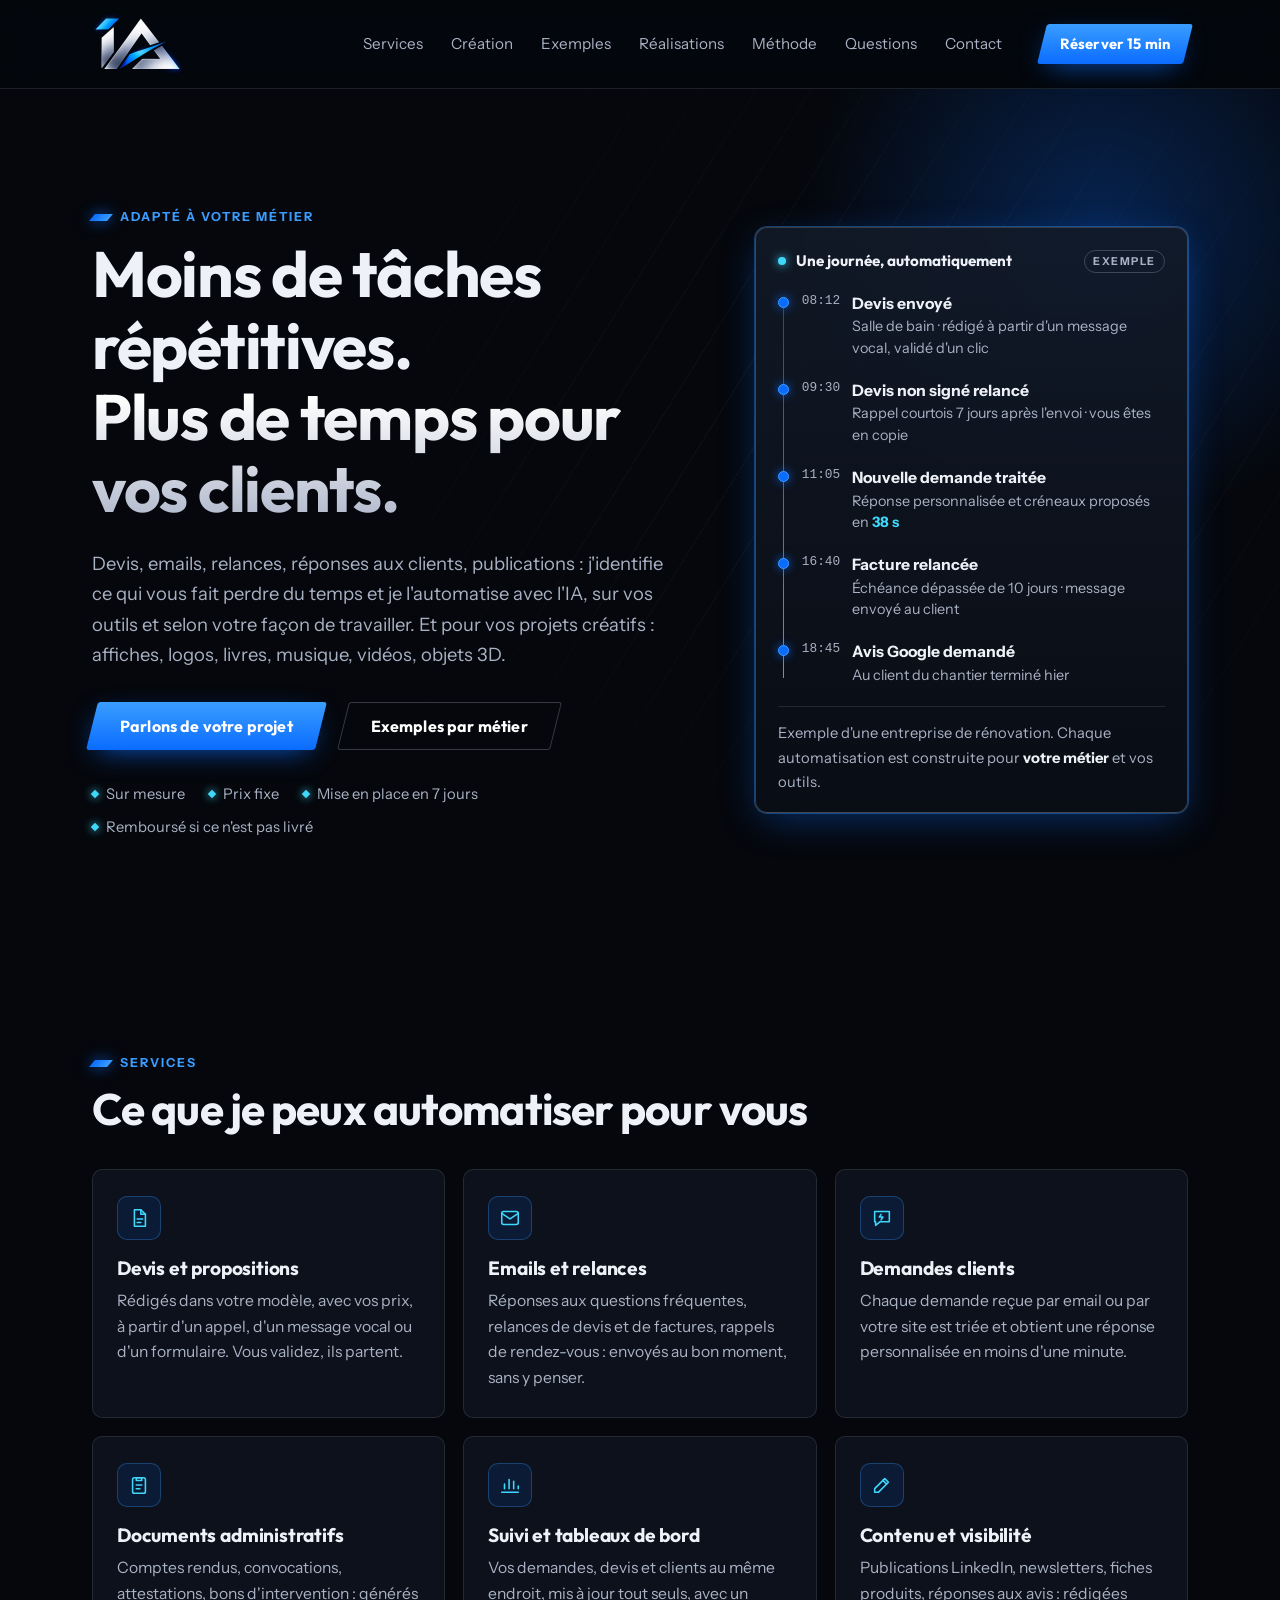
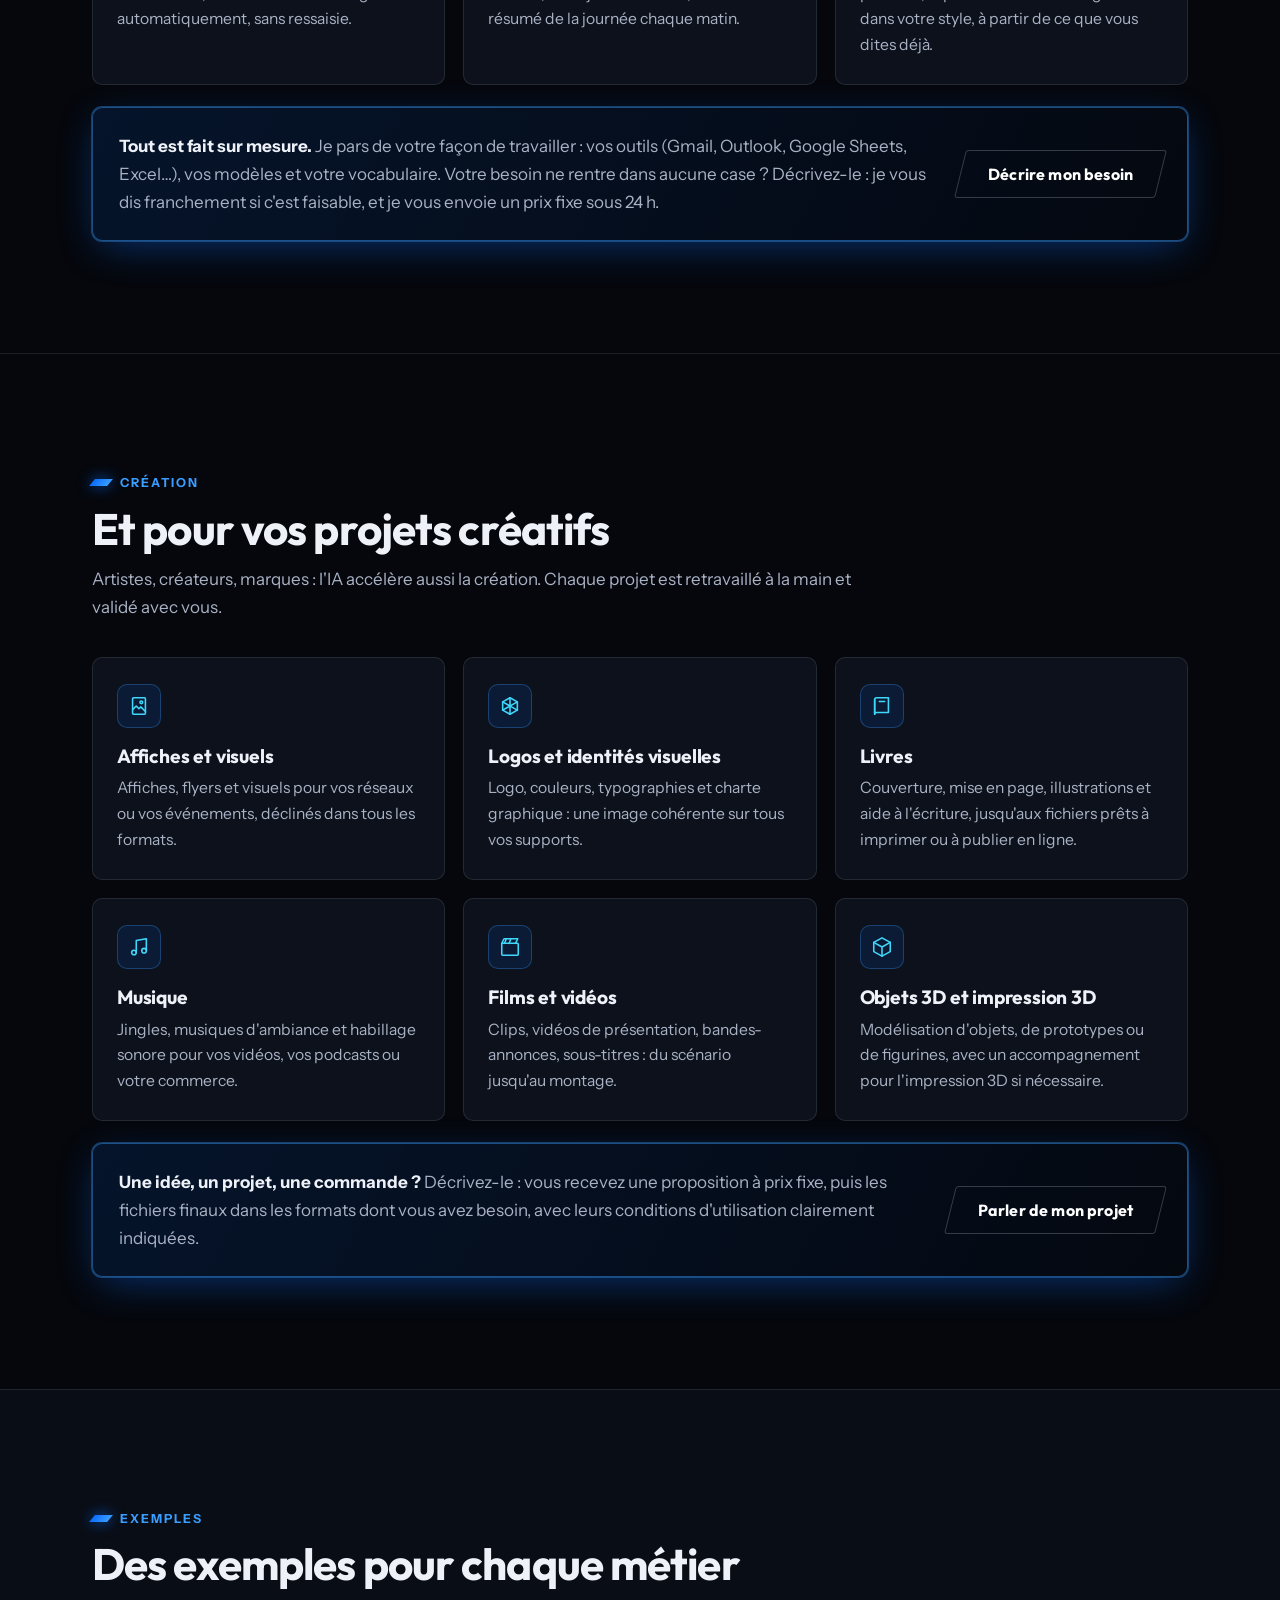
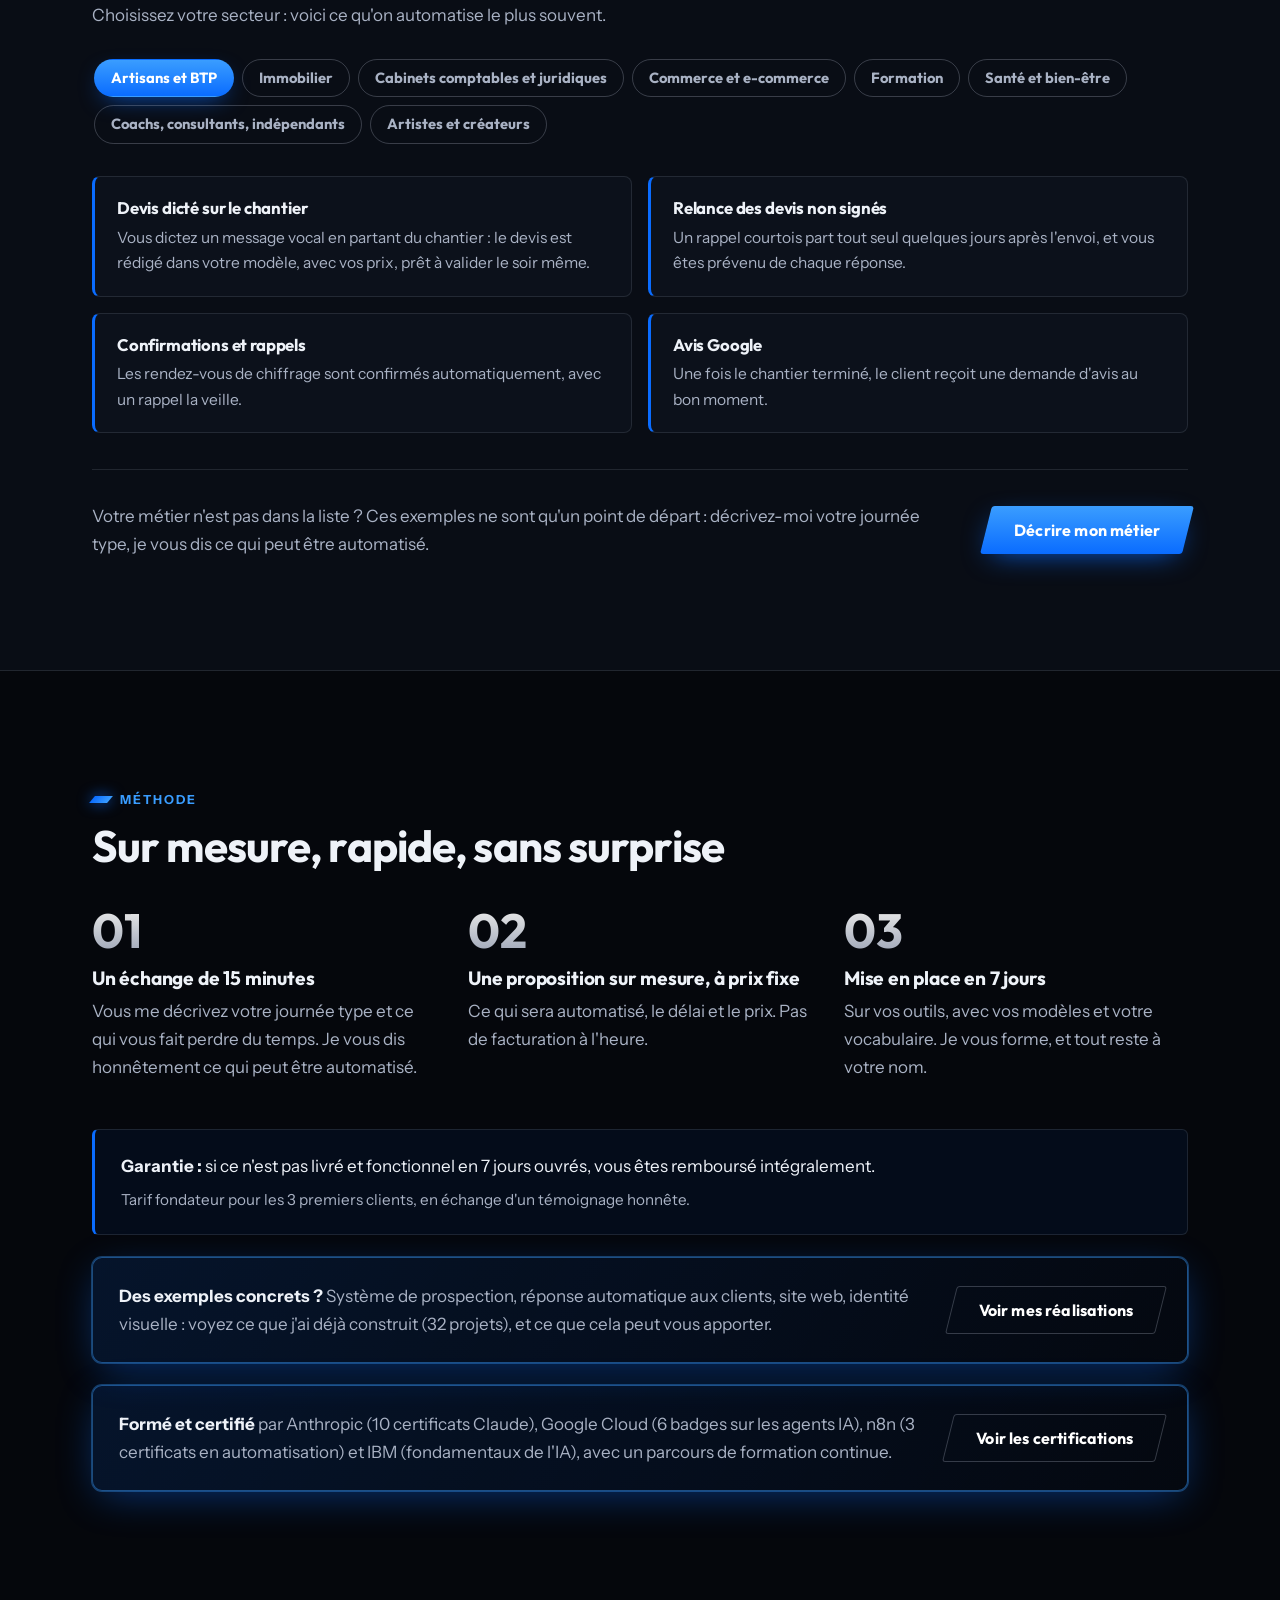
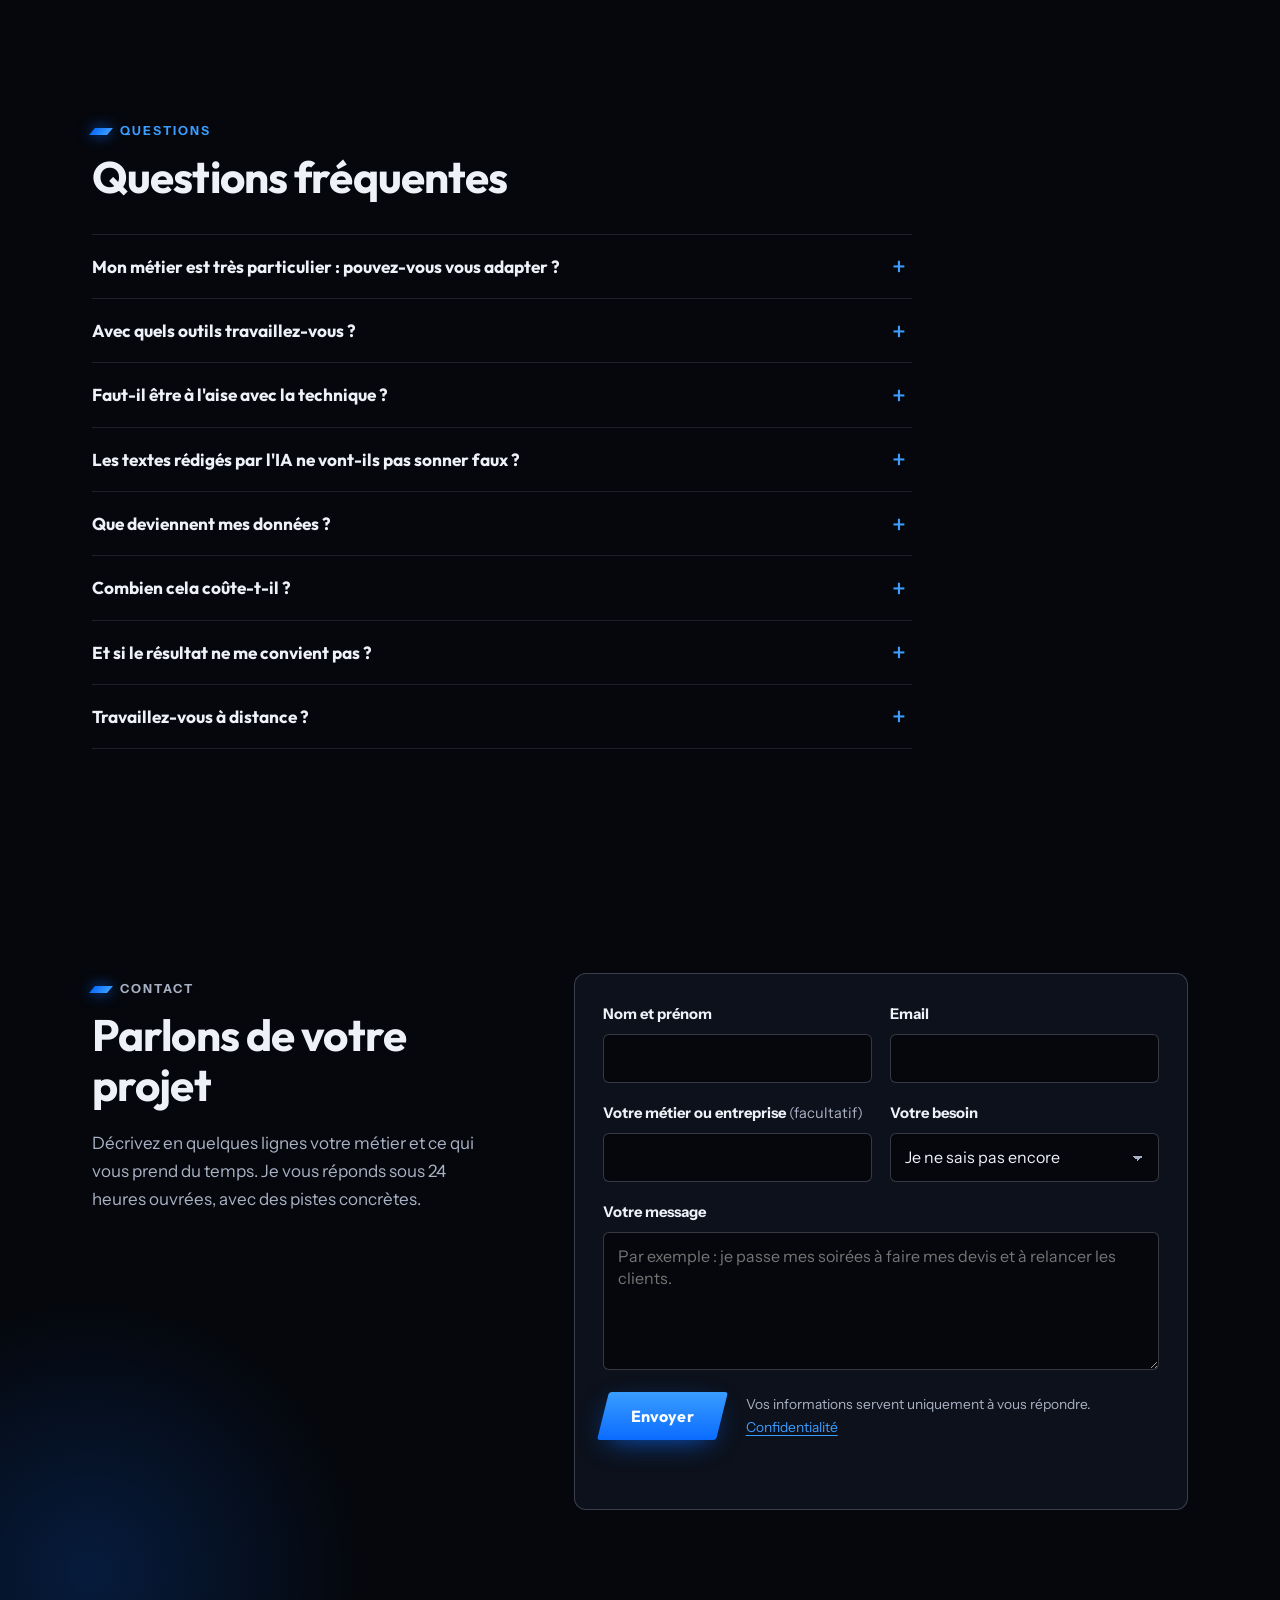
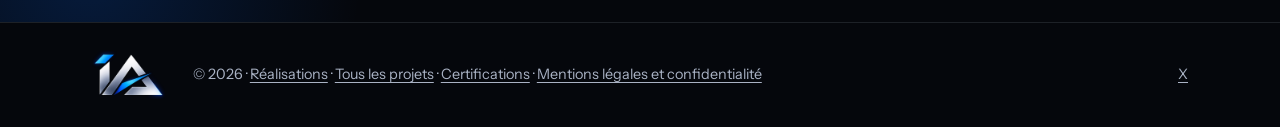
<file: index.html>
<!doctype html>
<html lang="fr">
<head>
  <meta charset="utf-8">
  <meta name="viewport" content="width=device-width, initial-scale=1">
  <title>Automatisations IA sur mesure pour indépendants et petites entreprises</title>
  <meta name="description" content="Devis, emails, relances, réponses aux clients, documents : des automatisations IA adaptées à votre métier et à vos outils. Création aussi : affiches, logos, livres, musique, vidéos, objets 3D. Prix fixe, mise en place en 7 jours, remboursé si ce n'est pas livré.">
  <meta name="theme-color" content="#05070c">

  <meta property="og:type" content="website">
  <meta property="og:locale" content="fr_FR">
  <meta property="og:title" content="Automatisations IA sur mesure pour indépendants et petites entreprises">
  <meta property="og:description" content="Devis, emails, relances, réponses aux clients : l'IA adaptée à votre métier. Mise en place en 7 jours.">
  <meta property="og:url" content="https://equationstratos.github.io/STRATOS001AI/">
  <meta property="og:image" content="https://equationstratos.github.io/STRATOS001AI/assets/img/apercu.png">
  <meta name="twitter:card" content="summary_large_image">

  <link rel="icon" type="image/png" sizes="32x32" href="assets/img/favicon-32.png">
  <link rel="apple-touch-icon" href="assets/img/apple-touch-icon.png">
  <link rel="preload" href="assets/fonts/Outfit-Bold.woff2" as="font" type="font/woff2" crossorigin>
  <link rel="preload" href="assets/fonts/InstrumentSans-Regular.woff2" as="font" type="font/woff2" crossorigin>
  <link rel="stylesheet" href="assets/css/style.css">
</head>
<body>
  <a class="lien-evitement" href="#contenu">Aller au contenu</a>

  <header class="entete">
    <div class="conteneur entete__barre">
      <a class="entete__logo" href="#haut" aria-label="Retour en haut de la page">
        <img src="assets/img/logo.png" alt="" width="364" height="240">
      </a>
      <nav class="entete__nav" aria-label="Navigation principale">
        <a href="#services">Services</a>
        <a href="#creation">Création</a>
        <a href="#metiers">Exemples</a>
        <a href="realisations.html">Réalisations</a>
        <a href="#methode">Méthode</a>
        <a href="#questions">Questions</a>
        <a href="#contact">Contact</a>
      </nav>
      <a class="bouton bouton--petit" href="#contact" data-rdv>Réserver 15 min</a>
    </div>
  </header>

  <main id="contenu">
    <section class="hero" id="haut">
      <div class="conteneur hero__grille">
        <div class="hero__texte">
          <p class="surtitre">Adapté à votre métier</p>
          <h1>Moins de tâches répétitives. <span class="argent">Plus de temps pour vos clients.</span></h1>
          <p class="hero__intro">Devis, emails, relances, réponses aux clients, publications : j'identifie ce qui vous fait perdre du temps et je l'automatise avec l'IA, sur vos outils et selon votre façon de travailler. Et pour vos projets créatifs : affiches, logos, livres, musique, vidéos, objets 3D.</p>
          <div class="hero__actions">
            <a class="bouton" href="#contact" data-rdv>Parlons de votre projet</a>
            <a class="bouton bouton--secondaire" href="#metiers">Exemples par métier</a>
          </div>
          <ul class="engagements" aria-label="Engagements">
            <li>Sur mesure</li>
            <li>Prix fixe</li>
            <li>Mise en place en 7 jours</li>
            <li>Remboursé si ce n'est pas livré</li>
          </ul>
        </div>

        <figure class="console" aria-label="Exemple : une journée d'automatisations dans une entreprise de rénovation">
          <div class="console__titre">
            <span class="console__point" aria-hidden="true"></span>
            Une journée, automatiquement
            <span class="console__etiquette">Exemple</span>
          </div>
          <ol class="console__etapes">
            <li>
              <span class="console__heure">08:12</span>
              <span class="console__libelle">Devis envoyé</span>
              <span class="console__detail">Salle de bain · rédigé à partir d'un message vocal, validé d'un clic</span>
            </li>
            <li>
              <span class="console__heure">09:30</span>
              <span class="console__libelle">Devis non signé relancé</span>
              <span class="console__detail">Rappel courtois 7 jours après l'envoi · vous êtes en copie</span>
            </li>
            <li>
              <span class="console__heure">11:05</span>
              <span class="console__libelle">Nouvelle demande traitée</span>
              <span class="console__detail">Réponse personnalisée et créneaux proposés en <strong>38 s</strong></span>
            </li>
            <li>
              <span class="console__heure">16:40</span>
              <span class="console__libelle">Facture relancée</span>
              <span class="console__detail">Échéance dépassée de 10 jours · message envoyé au client</span>
            </li>
            <li>
              <span class="console__heure">18:45</span>
              <span class="console__libelle">Avis Google demandé</span>
              <span class="console__detail">Au client du chantier terminé hier</span>
            </li>
          </ol>
          <figcaption class="console__pied">Exemple d'une entreprise de rénovation. Chaque automatisation est construite pour <strong>votre métier</strong> et vos outils.</figcaption>
        </figure>
      </div>
    </section>

    <section class="section" id="services" aria-labelledby="services-titre">
      <div class="conteneur">
        <p class="surtitre">Services</p>
        <h2 id="services-titre">Ce que je peux automatiser pour vous</h2>
        <ul class="capacites">
          <li class="capacite">
            <span class="capacite__icone" aria-hidden="true"><svg viewBox="0 0 24 24"><path d="M7 3h7l5 5v13H7z"/><path d="M14 3v5h5"/><path d="M10 13h6M10 17h4"/></svg></span>
            <h3>Devis et propositions</h3>
            <p>Rédigés dans votre modèle, avec vos prix, à partir d'un appel, d'un message vocal ou d'un formulaire. Vous validez, ils partent.</p>
          </li>
          <li class="capacite">
            <span class="capacite__icone" aria-hidden="true"><svg viewBox="0 0 24 24"><rect x="3" y="5" width="18" height="14" rx="2"/><path d="m3 7 9 6 9-6"/></svg></span>
            <h3>Emails et relances</h3>
            <p>Réponses aux questions fréquentes, relances de devis et de factures, rappels de rendez-vous : envoyés au bon moment, sans y penser.</p>
          </li>
          <li class="capacite">
            <span class="capacite__icone" aria-hidden="true"><svg viewBox="0 0 24 24"><path d="M4 5h16v11H10l-5 4v-4H4z"/><path d="m11 8-2 3h4l-2 3"/></svg></span>
            <h3>Demandes clients</h3>
            <p>Chaque demande reçue par email ou par votre site est triée et obtient une réponse personnalisée en moins d'une minute.</p>
          </li>
          <li class="capacite">
            <span class="capacite__icone" aria-hidden="true"><svg viewBox="0 0 24 24"><rect x="5" y="4" width="14" height="17" rx="2"/><path d="M9 4h6v3H9z"/><path d="M9 12h6M9 16h4"/></svg></span>
            <h3>Documents administratifs</h3>
            <p>Comptes rendus, convocations, attestations, bons d'intervention : générés automatiquement, sans ressaisie.</p>
          </li>
          <li class="capacite">
            <span class="capacite__icone" aria-hidden="true"><svg viewBox="0 0 24 24"><path d="M3 20h18"/><path d="M6 16v-5M11 16V6M16 16v-8M21 16v-3"/></svg></span>
            <h3>Suivi et tableaux de bord</h3>
            <p>Vos demandes, devis et clients au même endroit, mis à jour tout seuls, avec un résumé de la journée chaque matin.</p>
          </li>
          <li class="capacite">
            <span class="capacite__icone" aria-hidden="true"><svg viewBox="0 0 24 24"><path d="M4 20h4L19 9l-4-4L4 16z"/><path d="m13 7 4 4"/></svg></span>
            <h3>Contenu et visibilité</h3>
            <p>Publications LinkedIn, newsletters, fiches produits, réponses aux avis : rédigées dans votre style, à partir de ce que vous dites déjà.</p>
          </li>
        </ul>
        <div class="sur-mesure">
          <p><strong>Tout est fait sur mesure.</strong> Je pars de votre façon de travailler : vos outils (Gmail, Outlook, Google Sheets, Excel…), vos modèles et votre vocabulaire. Votre besoin ne rentre dans aucune case ? Décrivez-le : je vous dis franchement si c'est faisable, et je vous envoie un prix fixe sous 24 h.</p>
          <a class="bouton bouton--secondaire" href="#contact">Décrire mon besoin</a>
        </div>
      </div>
    </section>

    <section class="section section--creation" id="creation" aria-labelledby="creation-titre">
      <div class="conteneur">
        <p class="surtitre">Création</p>
        <h2 id="creation-titre">Et pour vos projets créatifs</h2>
        <p class="section__intro">Artistes, créateurs, marques : l'IA accélère aussi la création. Chaque projet est retravaillé à la main et validé avec vous.</p>
        <ul class="capacites">
          <li class="capacite">
            <span class="capacite__icone" aria-hidden="true"><svg viewBox="0 0 24 24"><rect x="5" y="3" width="14" height="18" rx="1"/><path d="m5 16 4-4 3 3 2-2 5 5"/><circle cx="14.5" cy="8" r="1.5"/></svg></span>
            <h3>Affiches et visuels</h3>
            <p>Affiches, flyers et visuels pour vos réseaux ou vos événements, déclinés dans tous les formats.</p>
          </li>
          <li class="capacite">
            <span class="capacite__icone" aria-hidden="true"><svg viewBox="0 0 24 24"><path d="M12 3 4 7.5v9L12 21l8-4.5v-9z"/><path d="M12 3v18M4 7.5l16 9M20 7.5l-16 9"/></svg></span>
            <h3>Logos et identités visuelles</h3>
            <p>Logo, couleurs, typographies et charte graphique : une image cohérente sur tous vos supports.</p>
          </li>
          <li class="capacite">
            <span class="capacite__icone" aria-hidden="true"><svg viewBox="0 0 24 24"><path d="M4 5a2 2 0 0 1 2-2h13v16H6a2 2 0 0 0-2 2z"/><path d="M4 21V5M9 7h6"/></svg></span>
            <h3>Livres</h3>
            <p>Couverture, mise en page, illustrations et aide à l'écriture, jusqu'aux fichiers prêts à imprimer ou à publier en ligne.</p>
          </li>
          <li class="capacite">
            <span class="capacite__icone" aria-hidden="true"><svg viewBox="0 0 24 24"><path d="M9 18V5l11-2v13"/><circle cx="6.5" cy="18" r="2.5"/><circle cx="17.5" cy="16" r="2.5"/></svg></span>
            <h3>Musique</h3>
            <p>Jingles, musiques d'ambiance et habillage sonore pour vos vidéos, vos podcasts ou votre commerce.</p>
          </li>
          <li class="capacite">
            <span class="capacite__icone" aria-hidden="true"><svg viewBox="0 0 24 24"><rect x="3" y="8" width="18" height="13" rx="1"/><path d="m3 8 2.5-5h15L18 8M8 3 6 8M13 3l-2 5"/></svg></span>
            <h3>Films et vidéos</h3>
            <p>Clips, vidéos de présentation, bandes-annonces, sous-titres : du scénario jusqu'au montage.</p>
          </li>
          <li class="capacite">
            <span class="capacite__icone" aria-hidden="true"><svg viewBox="0 0 24 24"><path d="M12 2 3 7v10l9 5 9-5V7z"/><path d="m3 7 9 5 9-5M12 12v10"/></svg></span>
            <h3>Objets 3D et impression 3D</h3>
            <p>Modélisation d'objets, de prototypes ou de figurines, avec un accompagnement pour l'impression 3D si nécessaire.</p>
          </li>
        </ul>
        <div class="sur-mesure">
          <p><strong>Une idée, un projet, une commande ?</strong> Décrivez-le : vous recevez une proposition à prix fixe, puis les fichiers finaux dans les formats dont vous avez besoin, avec leurs conditions d'utilisation clairement indiquées.</p>
          <a class="bouton bouton--secondaire" href="#contact">Parler de mon projet</a>
        </div>
      </div>
    </section>

    <section class="section section--sombre" id="metiers" aria-labelledby="metiers-titre">
      <div class="conteneur onglets" data-onglets>
        <p class="surtitre">Exemples</p>
        <h2 id="metiers-titre">Des exemples pour chaque métier</h2>
        <p class="metiers__intro">Choisissez votre secteur : voici ce qu'on automatise le plus souvent.</p>

        <div class="metiers__onglets" role="tablist" aria-label="Secteurs d'activité">
          <button class="metiers__onglet" type="button" role="tab" id="onglet-artisans" aria-controls="metier-artisans">Artisans et BTP</button>
          <button class="metiers__onglet" type="button" role="tab" id="onglet-immobilier" aria-controls="metier-immobilier">Immobilier</button>
          <button class="metiers__onglet" type="button" role="tab" id="onglet-cabinets" aria-controls="metier-cabinets">Cabinets comptables et juridiques</button>
          <button class="metiers__onglet" type="button" role="tab" id="onglet-commerce" aria-controls="metier-commerce">Commerce et e-commerce</button>
          <button class="metiers__onglet" type="button" role="tab" id="onglet-formation" aria-controls="metier-formation">Formation</button>
          <button class="metiers__onglet" type="button" role="tab" id="onglet-sante" aria-controls="metier-sante">Santé et bien-être</button>
          <button class="metiers__onglet" type="button" role="tab" id="onglet-independants" aria-controls="metier-independants">Coachs, consultants, indépendants</button>
          <button class="metiers__onglet" type="button" role="tab" id="onglet-artistes" aria-controls="metier-artistes">Artistes et créateurs</button>
        </div>

        <div class="metier" id="metier-artisans" role="tabpanel" aria-labelledby="onglet-artisans" tabindex="0">
          <h3 class="metier__titre">Artisans et BTP</h3>
          <ul class="metier__exemples">
            <li><h4>Devis dicté sur le chantier</h4><p>Vous dictez un message vocal en partant du chantier : le devis est rédigé dans votre modèle, avec vos prix, prêt à valider le soir même.</p></li>
            <li><h4>Relance des devis non signés</h4><p>Un rappel courtois part tout seul quelques jours après l'envoi, et vous êtes prévenu de chaque réponse.</p></li>
            <li><h4>Confirmations et rappels</h4><p>Les rendez-vous de chiffrage sont confirmés automatiquement, avec un rappel la veille.</p></li>
            <li><h4>Avis Google</h4><p>Une fois le chantier terminé, le client reçoit une demande d'avis au bon moment.</p></li>
          </ul>
        </div>

        <div class="metier" id="metier-immobilier" role="tabpanel" aria-labelledby="onglet-immobilier" tabindex="0">
          <h3 class="metier__titre">Immobilier</h3>
          <ul class="metier__exemples">
            <li><h4>Demandes de visite</h4><p>Chaque demande reçoit une réponse personnalisée et des créneaux en moins d'une minute, même le week-end.</p></li>
            <li><h4>Biens envoyés aux bons acquéreurs</h4><p>Un nouveau bien est envoyé automatiquement aux acquéreurs dont les critères correspondent.</p></li>
            <li><h4>Annonces rédigées</h4><p>L'annonce et les publications sont rédigées à partir de vos notes de visite.</p></li>
            <li><h4>Comptes rendus aux vendeurs</h4><p>Après chaque visite, le vendeur reçoit un compte rendu clair, que vous validez d'un clic.</p></li>
          </ul>
        </div>

        <div class="metier" id="metier-cabinets" role="tabpanel" aria-labelledby="onglet-cabinets" tabindex="0">
          <h3 class="metier__titre">Cabinets comptables et juridiques</h3>
          <ul class="metier__exemples">
            <li><h4>Pièces manquantes</h4><p>Chaque client reçoit une relance qui liste précisément les justificatifs qui manquent.</p></li>
            <li><h4>Boîte mail triée</h4><p>Les emails sont classés par urgence, avec des brouillons de réponse aux questions fréquentes.</p></li>
            <li><h4>Lettres de mission et comptes rendus</h4><p>Préparés dans votre modèle à partir de vos notes de rendez-vous.</p></li>
            <li><h4>Échéances</h4><p>Les rappels d'échéances partent automatiquement aux clients concernés.</p></li>
          </ul>
        </div>

        <div class="metier" id="metier-commerce" role="tabpanel" aria-labelledby="onglet-commerce" tabindex="0">
          <h3 class="metier__titre">Commerce et e-commerce</h3>
          <ul class="metier__exemples">
            <li><h4>Service client</h4><p>Les réponses aux questions fréquentes (livraison, retours, tailles) sont prêtes à valider, avec le statut de la commande.</p></li>
            <li><h4>Fiches produits</h4><p>Rédigées à partir de quelques mots-clés et photos, dans le ton de votre marque.</p></li>
            <li><h4>Clients à relancer</h4><p>Les clients inactifs reçoivent une offre personnalisée au bon moment.</p></li>
            <li><h4>Le point du matin</h4><p>Ventes de la veille, stocks faibles et commandes en retard résumés dans un email chaque matin.</p></li>
          </ul>
        </div>

        <div class="metier" id="metier-formation" role="tabpanel" aria-labelledby="onglet-formation" tabindex="0">
          <h3 class="metier__titre">Formation</h3>
          <ul class="metier__exemples">
            <li><h4>Documents générés à l'inscription</h4><p>Convocation, feuille d'émargement et rappel créés automatiquement, sans ressaisie.</p></li>
            <li><h4>Suivi Qualiopi</h4><p>Questionnaires de satisfaction envoyés après chaque session, réponses compilées pour l'audit.</p></li>
            <li><h4>Demandes d'information</h4><p>Réponse personnalisée avec le programme et les prochaines dates.</p></li>
            <li><h4>Attestations</h4><p>Envoyées automatiquement à la fin de chaque session.</p></li>
          </ul>
        </div>

        <div class="metier" id="metier-sante" role="tabpanel" aria-labelledby="onglet-sante" tabindex="0">
          <h3 class="metier__titre">Santé et bien-être</h3>
          <ul class="metier__exemples">
            <li><h4>Rappels de rendez-vous</h4><p>Un rappel la veille, pour moins de rendez-vous oubliés.</p></li>
            <li><h4>Questions pratiques</h4><p>Horaires, accès, tarifs, documents à apporter : la réponse part tout de suite.</p></li>
            <li><h4>Avis</h4><p>Les patients satisfaits sont invités à laisser un avis après leur séance.</p></li>
            <li><h4>Publications</h4><p>Des contenus rassurants et pédagogiques, rédigés à partir des questions qu'on vous pose le plus.</p></li>
          </ul>
          <p class="metier__note">Aucune donnée de santé ne passe par un outil d'IA : seules les tâches administratives sont automatisées.</p>
        </div>

        <div class="metier" id="metier-independants" role="tabpanel" aria-labelledby="onglet-independants" tabindex="0">
          <h3 class="metier__titre">Coachs, consultants, indépendants</h3>
          <ul class="metier__exemples">
            <li><h4>Propositions commerciales</h4><p>Rédigées dans votre modèle à partir de vos notes d'appel, prêtes à envoyer le jour même.</p></li>
            <li><h4>Publications LinkedIn</h4><p>Une conversation d'une heure par mois devient 30 publications dans votre style.</p></li>
            <li><h4>Comptes rendus de séance</h4><p>Envoyés au client après chaque séance, avec les prochaines étapes.</p></li>
            <li><h4>Factures relancées</h4><p>Les factures impayées sont relancées poliment, sans que vous ayez à y penser.</p></li>
          </ul>
        </div>

        <div class="metier" id="metier-artistes" role="tabpanel" aria-labelledby="onglet-artistes" tabindex="0">
          <h3 class="metier__titre">Artistes et créateurs</h3>
          <ul class="metier__exemples">
            <li><h4>Pochette et clip</h4><p>Pochette, visuels de sortie et clip vidéo dans un même univers, prêts pour les plateformes.</p></li>
            <li><h4>Affiches d'événement</h4><p>Concert, exposition, spectacle : l'affiche et ses déclinaisons pour les réseaux, en quelques jours.</p></li>
            <li><h4>Livre auto-édité</h4><p>Couverture, mise en page et fichiers prêts pour l'impression ou la publication en ligne.</p></li>
            <li><h4>Objets et produits dérivés en 3D</h4><p>Figurines, trophées ou objets de merchandising modélisés en 3D, avec de l'aide pour l'impression.</p></li>
          </ul>
        </div>

        <div class="metiers__fin">
          <p>Votre métier n'est pas dans la liste ? Ces exemples ne sont qu'un point de départ : décrivez-moi votre journée type, je vous dis ce qui peut être automatisé.</p>
          <a class="bouton" href="#contact">Décrire mon métier</a>
        </div>
      </div>
    </section>

    <section class="section" id="methode" aria-labelledby="methode-titre">
      <div class="conteneur">
        <p class="surtitre">Méthode</p>
        <h2 id="methode-titre">Sur mesure, rapide, sans surprise</h2>
        <ol class="etapes">
          <li>
            <span class="etapes__numero" aria-hidden="true">01</span>
            <h3>Un échange de 15 minutes</h3>
            <p>Vous me décrivez votre journée type et ce qui vous fait perdre du temps. Je vous dis honnêtement ce qui peut être automatisé.</p>
          </li>
          <li>
            <span class="etapes__numero" aria-hidden="true">02</span>
            <h3>Une proposition sur mesure, à prix fixe</h3>
            <p>Ce qui sera automatisé, le délai et le prix. Pas de facturation à l'heure.</p>
          </li>
          <li>
            <span class="etapes__numero" aria-hidden="true">03</span>
            <h3>Mise en place en 7 jours</h3>
            <p>Sur vos outils, avec vos modèles et votre vocabulaire. Je vous forme, et tout reste à votre nom.</p>
          </li>
        </ol>
        <div class="garantie">
          <p><strong>Garantie :</strong> si ce n'est pas livré et fonctionnel en 7 jours ouvrés, vous êtes remboursé intégralement.</p>
          <!-- À retirer après les 3 premiers clients -->
          <p class="garantie__fondateur">Tarif fondateur pour les 3 premiers clients, en échange d'un témoignage honnête.</p>
        </div>
        <div class="sur-mesure">
          <p><strong>Des exemples concrets ?</strong> Système de prospection, réponse automatique aux clients, site web, identité visuelle : voyez ce que j'ai déjà construit (32 projets), et ce que cela peut vous apporter.</p>
          <a class="bouton bouton--secondaire" href="realisations.html">Voir mes réalisations</a>
        </div>
        <div class="sur-mesure confiance">
          <p><strong>Formé et certifié</strong> par Anthropic (10 certificats Claude), Google Cloud (6 badges sur les agents IA), n8n (3 certificats en automatisation) et IBM (fondamentaux de l&#x27;IA), avec un parcours de formation continue.</p>
          <a class="bouton bouton--secondaire" href="certifications.html">Voir les certifications</a>
        </div>
      </div>
    </section>

    <section class="section section--sombre" id="demos" aria-labelledby="demos-titre" hidden>
      <div class="conteneur demos">
        <div>
          <p class="surtitre">Démos</p>
          <h2 id="demos-titre">Voyez par vous-même, en 2 minutes</h2>
        </div>
        <div class="demos__liens">
          <a class="bouton bouton--secondaire" data-demo="automatisation" href="#" hidden target="_blank" rel="noopener">Démo : réponse automatique aux clients</a>
          <a class="bouton bouton--secondaire" data-demo="contenu" href="#" hidden target="_blank" rel="noopener">Démo : publications LinkedIn</a>
        </div>
      </div>
    </section>

    <section class="section" id="questions" aria-labelledby="questions-titre">
      <div class="conteneur">
        <p class="surtitre">Questions</p>
        <h2 id="questions-titre">Questions fréquentes</h2>
        <div class="faq">
          <details>
            <summary>Mon métier est très particulier : pouvez-vous vous adapter ?</summary>
            <p>Oui. Chaque mise en place part de votre façon de travailler : vos documents, vos outils, votre vocabulaire. Et si une tâche ne peut pas être automatisée de façon fiable, je vous le dis.</p>
          </details>
          <details>
            <summary>Avec quels outils travaillez-vous ?</summary>
            <p>Avec ceux que vous utilisez déjà dès que c'est possible : Gmail ou Outlook, Google Sheets ou Excel, votre agenda en ligne… S'il faut un outil de plus, je vous propose une solution simple, à votre nom.</p>
          </details>
          <details>
            <summary>Faut-il être à l'aise avec la technique ?</summary>
            <p>Non. Je m'occupe de la mise en place et je vous forme. Vous continuez à travailler avec vos outils habituels.</p>
          </details>
          <details>
            <summary>Les textes rédigés par l'IA ne vont-ils pas sonner faux ?</summary>
            <p>Chaque modèle (email, devis, publication) est construit à partir de vos propres textes. Et au début, rien ne part sans votre accord : vous validez d'un clic.</p>
          </details>
          <details>
            <summary>Que deviennent mes données ?</summary>
            <p>Les outils sont créés sur vos comptes : vous en restez propriétaire. Je ne confie à un outil d'IA que ce que vous m'autorisez à y mettre.</p>
          </details>
          <details>
            <summary>Combien cela coûte-t-il ?</summary>
            <p>Un prix fixe, annoncé dans la proposition avant de commencer, selon ce qui est à mettre en place. Les éventuels abonnements (outils, IA) sont à votre nom et vous sont signalés à l'avance.</p>
          </details>
          <details>
            <summary>Et si le résultat ne me convient pas ?</summary>
            <p>Deux séries de corrections sont incluses. Et si ce n'est pas livré et fonctionnel dans les délais, vous êtes remboursé.</p>
          </details>
          <details>
            <summary>Travaillez-vous à distance ?</summary>
            <p>Oui : tout se fait en visio et par message.</p>
          </details>
        </div>
      </div>
    </section>

    <section class="section section--contact" id="contact" aria-labelledby="contact-titre">
      <div class="conteneur contact">
        <div class="contact__texte">
          <p class="surtitre">Contact</p>
          <h2 id="contact-titre">Parlons de votre projet</h2>
          <p>Décrivez en quelques lignes votre métier et ce qui vous prend du temps. Je vous réponds sous 24 heures ouvrées, avec des pistes concrètes.</p>
          <p class="contact__rdv" data-rdv-bloc hidden>Vous préférez en parler de vive voix ? <a href="#" data-rdv-lien target="_blank" rel="noopener">Réservez 15 minutes</a>.</p>
        </div>

        <form class="formulaire" id="formulaire" novalidate>
          <div class="champ">
            <label for="nom">Nom et prénom</label>
            <input id="nom" name="nom" type="text" autocomplete="name" required>
          </div>
          <div class="champ">
            <label for="email">Email</label>
            <input id="email" name="email" type="email" autocomplete="email" required>
          </div>
          <div class="champ">
            <label for="entreprise">Votre métier ou entreprise <span class="facultatif">(facultatif)</span></label>
            <input id="entreprise" name="entreprise" type="text" autocomplete="organization">
          </div>
          <div class="champ">
            <label for="besoin">Votre besoin</label>
            <select id="besoin" name="besoin">
              <option>Devis et propositions</option>
              <option>Emails et relances</option>
              <option>Réponses aux demandes clients</option>
              <option>Documents administratifs</option>
              <option>Publications et contenu</option>
              <option>Création (affiche, logo, livre, musique, vidéo, 3D)</option>
              <option>Autre chose</option>
              <option selected>Je ne sais pas encore</option>
            </select>
          </div>
          <div class="champ champ--large">
            <label for="message">Votre message</label>
            <textarea id="message" name="message" rows="5" required placeholder="Par exemple : je passe mes soirées à faire mes devis et à relancer les clients."></textarea>
          </div>
          <div class="champ-piege" aria-hidden="true">
            <label for="site-web">Ne pas remplir</label>
            <input id="site-web" name="_honey" type="text" tabindex="-1" autocomplete="off">
          </div>
          <div class="formulaire__bas">
            <button class="bouton" type="submit">Envoyer</button>
            <p class="formulaire__mention">Vos informations servent uniquement à vous répondre. <a href="mentions-legales.html#donnees">Confidentialité</a></p>
          </div>
          <p class="formulaire__statut" id="statut" role="status" aria-live="polite"></p>
        </form>
      </div>
    </section>
  </main>

  <footer class="pied">
    <div class="conteneur pied__barre">
      <img src="assets/img/logo.png" alt="" width="364" height="240" class="pied__logo">
      <p>© <span data-annee>2026</span> · <a href="realisations.html">Réalisations</a> · <a href="projets.html">Tous les projets</a> · <a href="certifications.html">Certifications</a> · <a href="mentions-legales.html">Mentions légales et confidentialité</a></p>
      <p class="pied__reseaux">
        <a href="#" data-reseau="linkedin" hidden target="_blank" rel="noopener">LinkedIn</a>
        <a href="#" data-reseau="x" hidden target="_blank" rel="noopener">X</a>
      </p>
    </div>
  </footer>

  <script src="assets/js/site.js" defer></script>
</body>
</html>
</file>
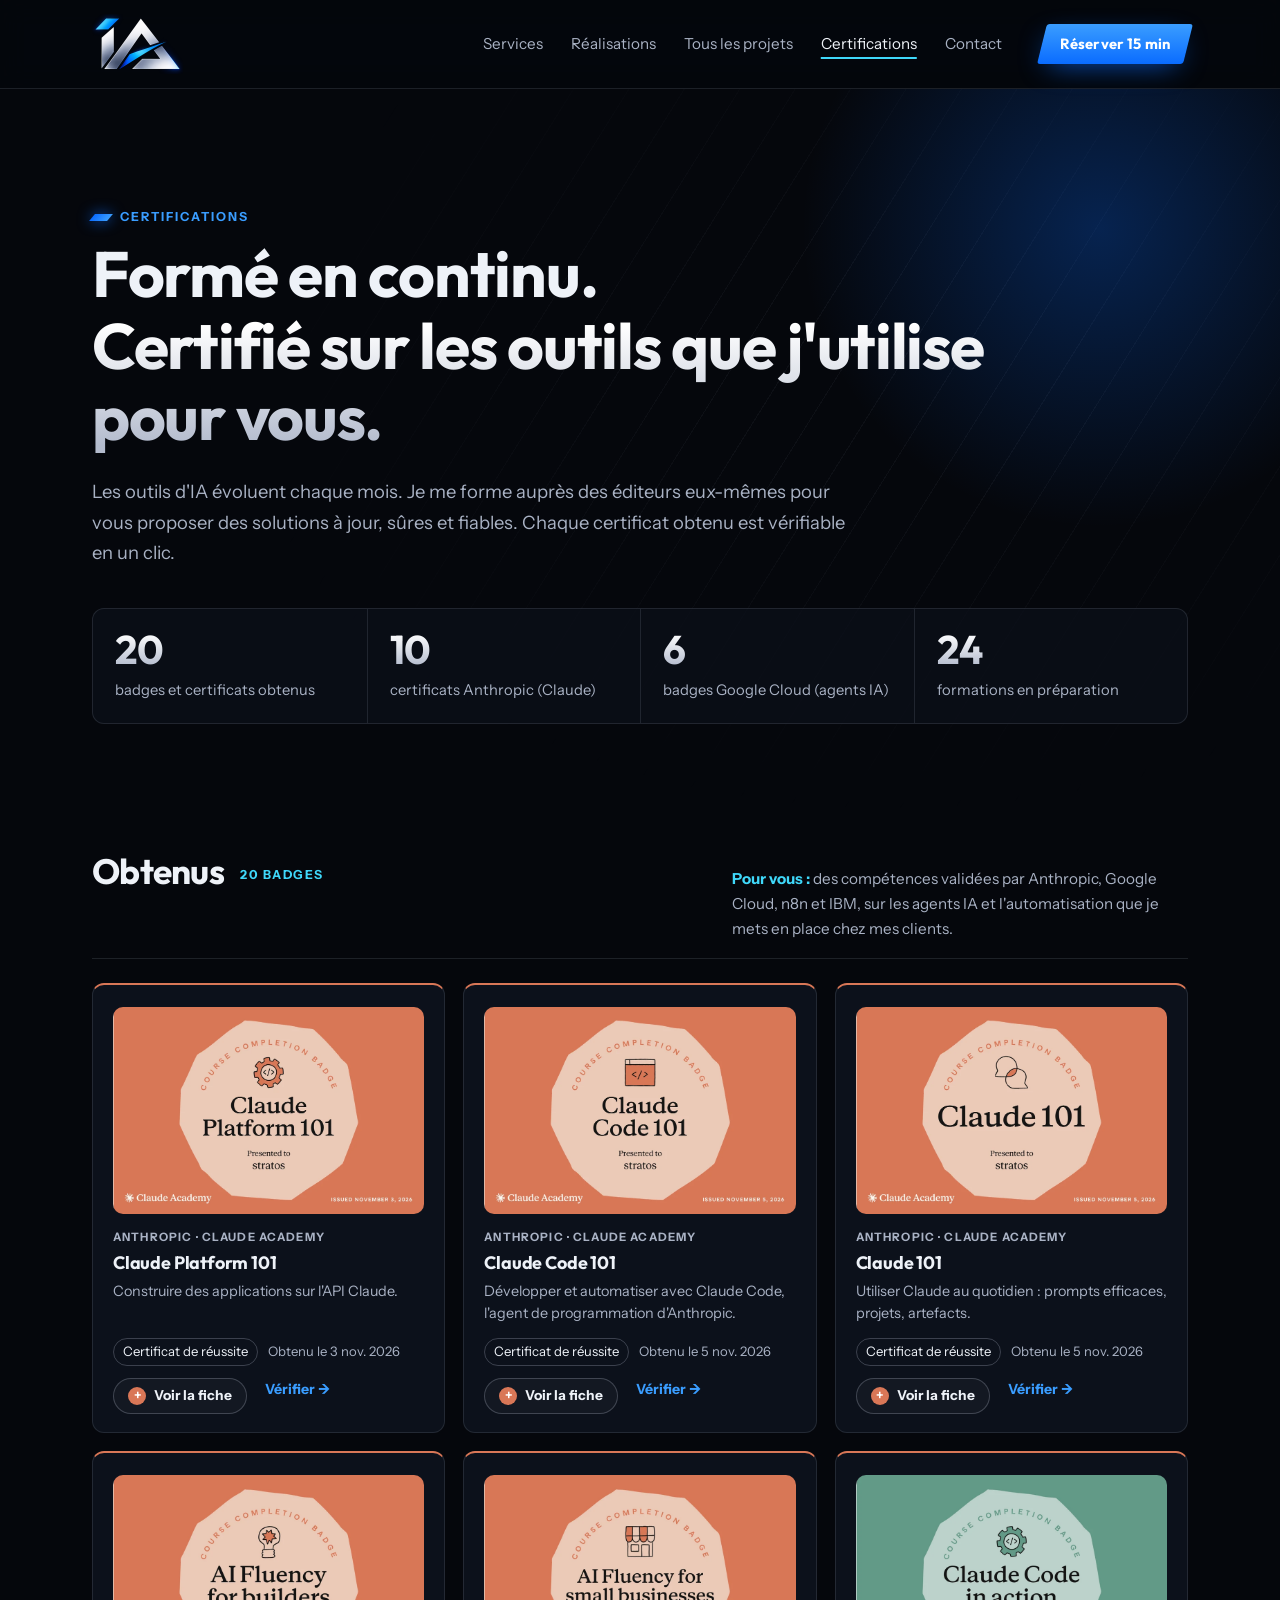
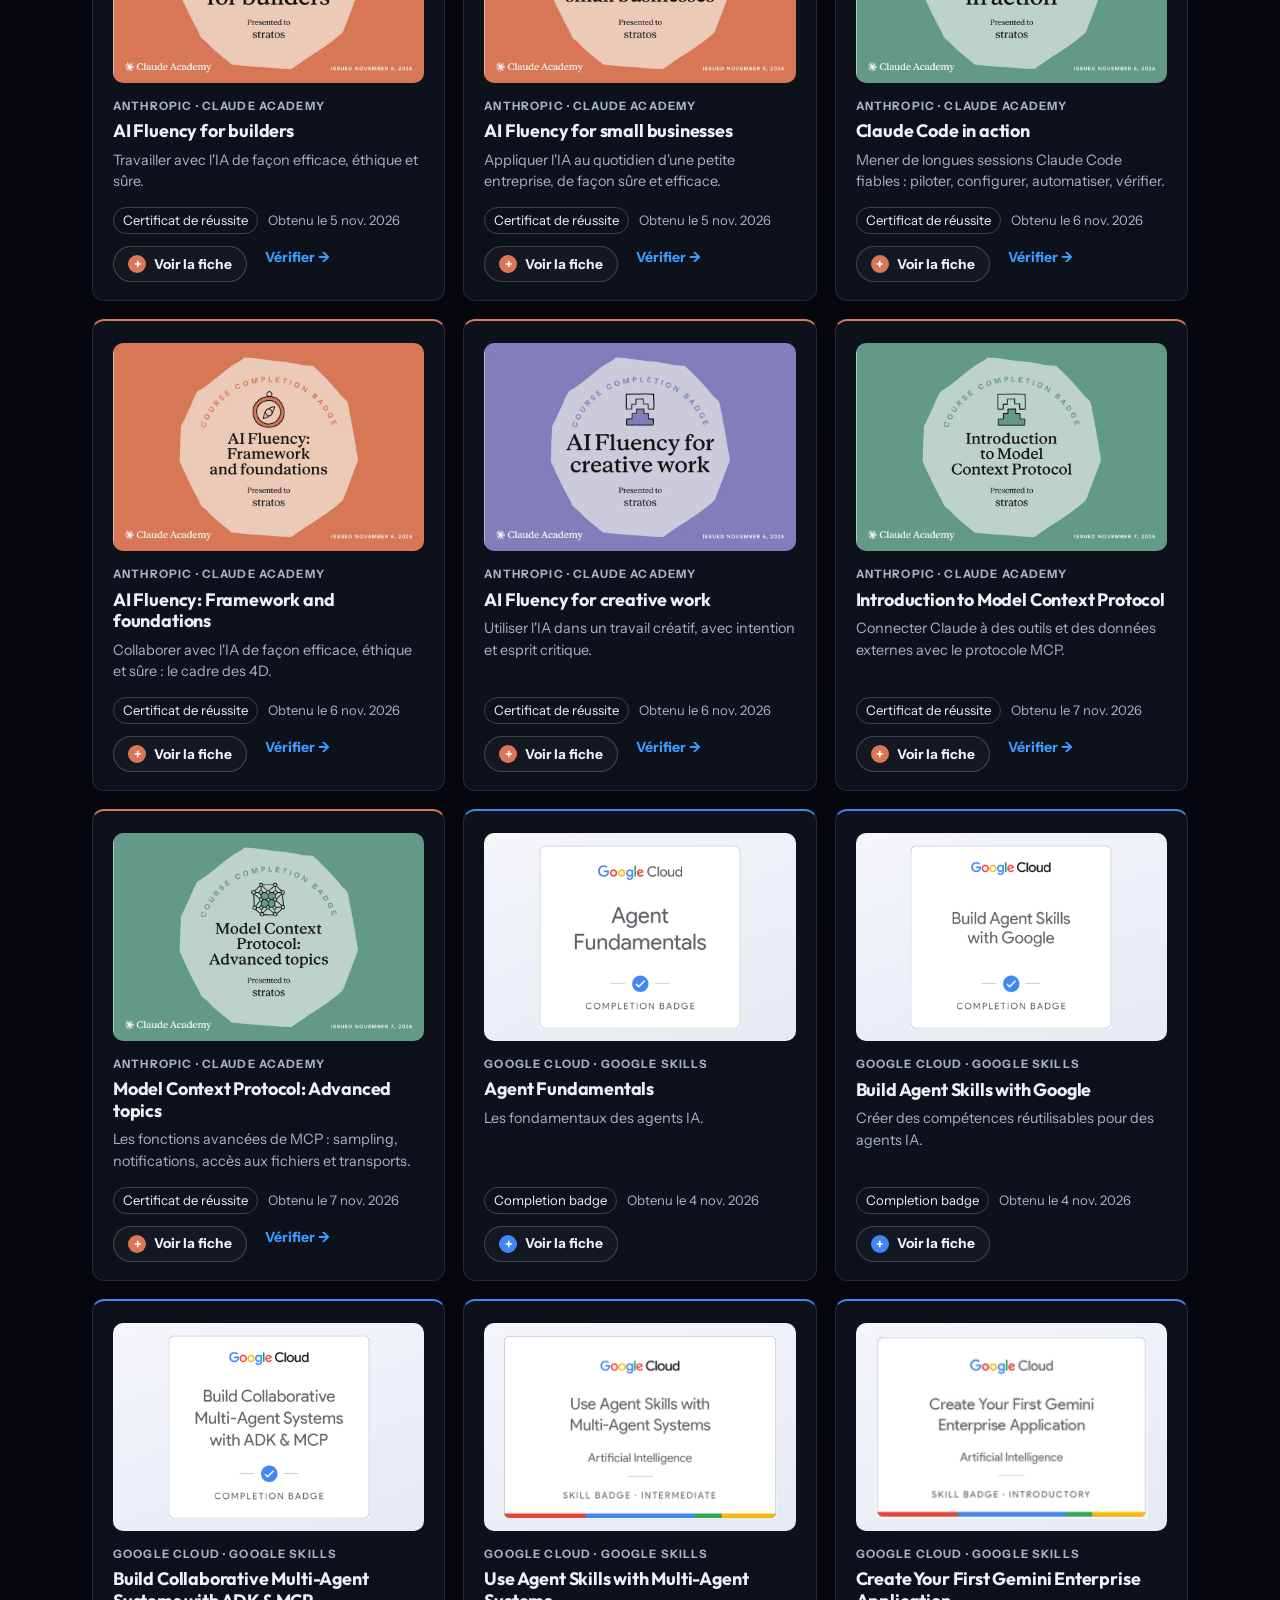
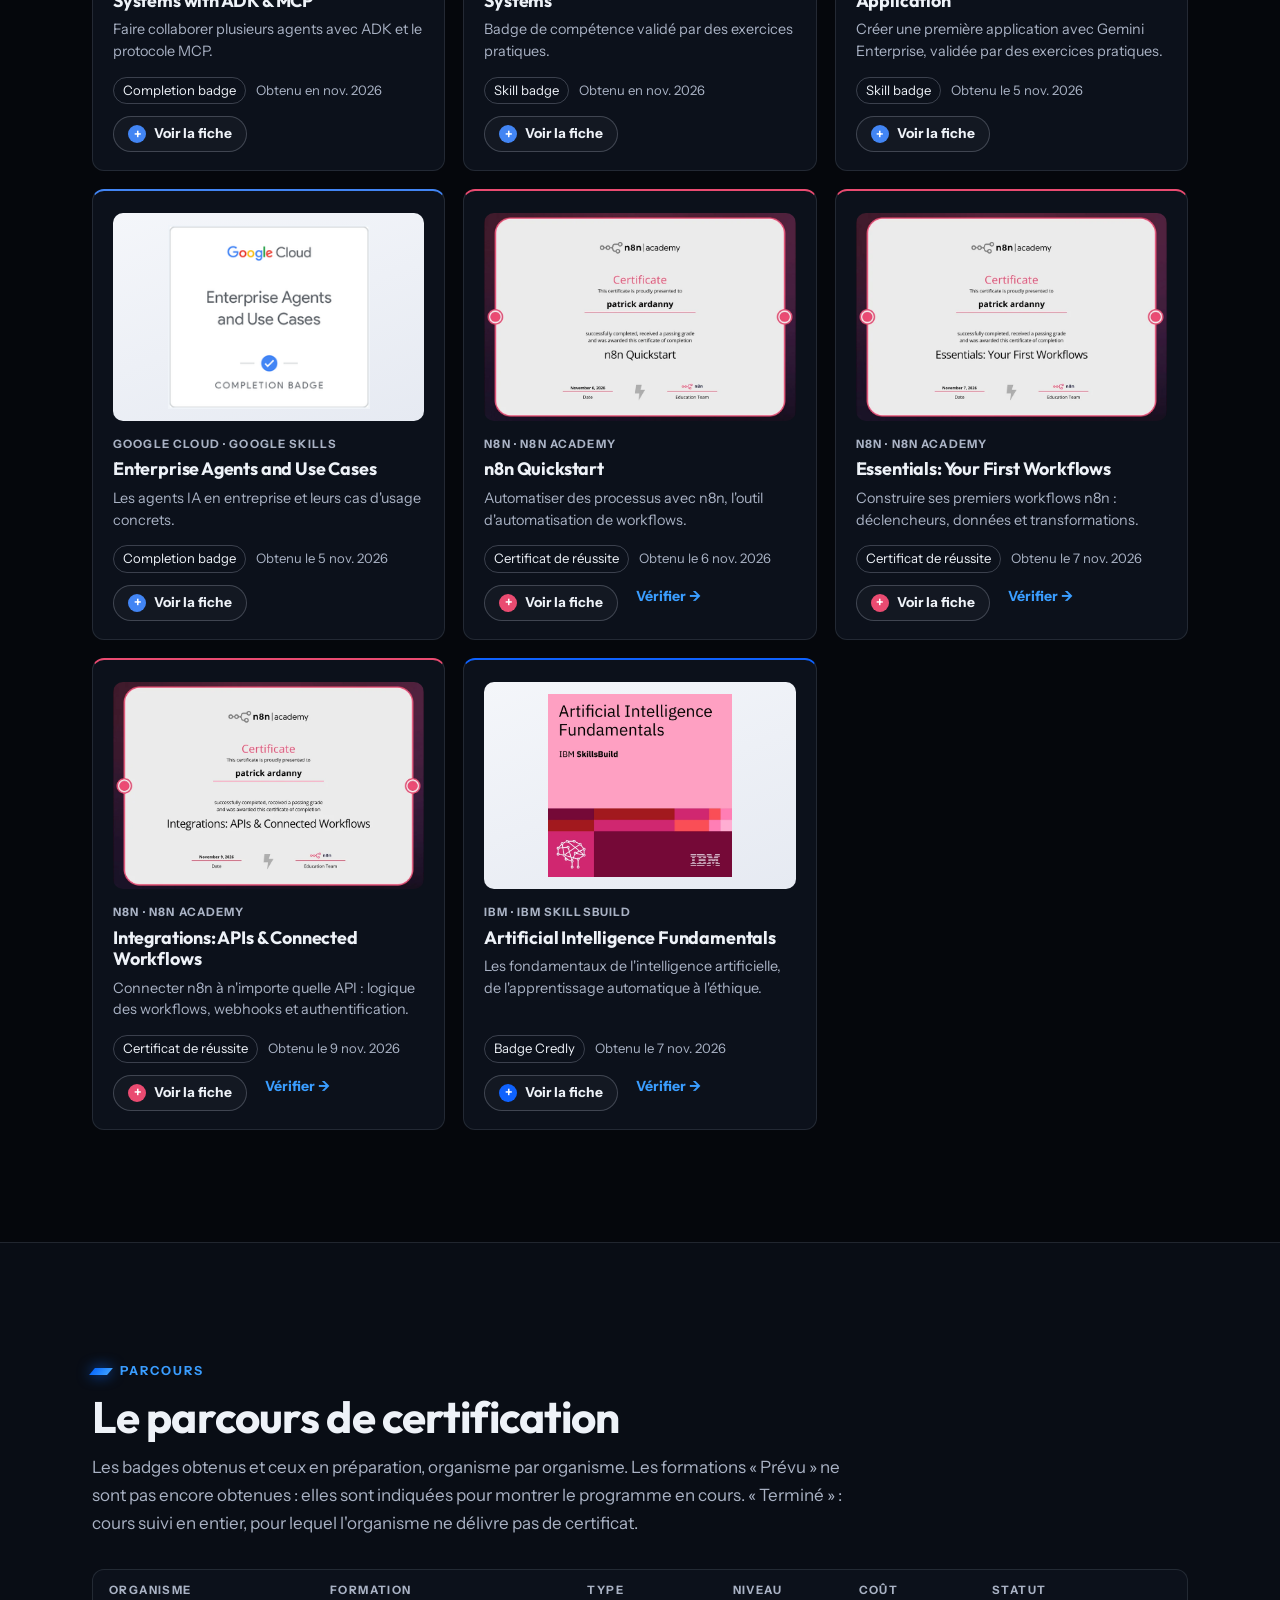
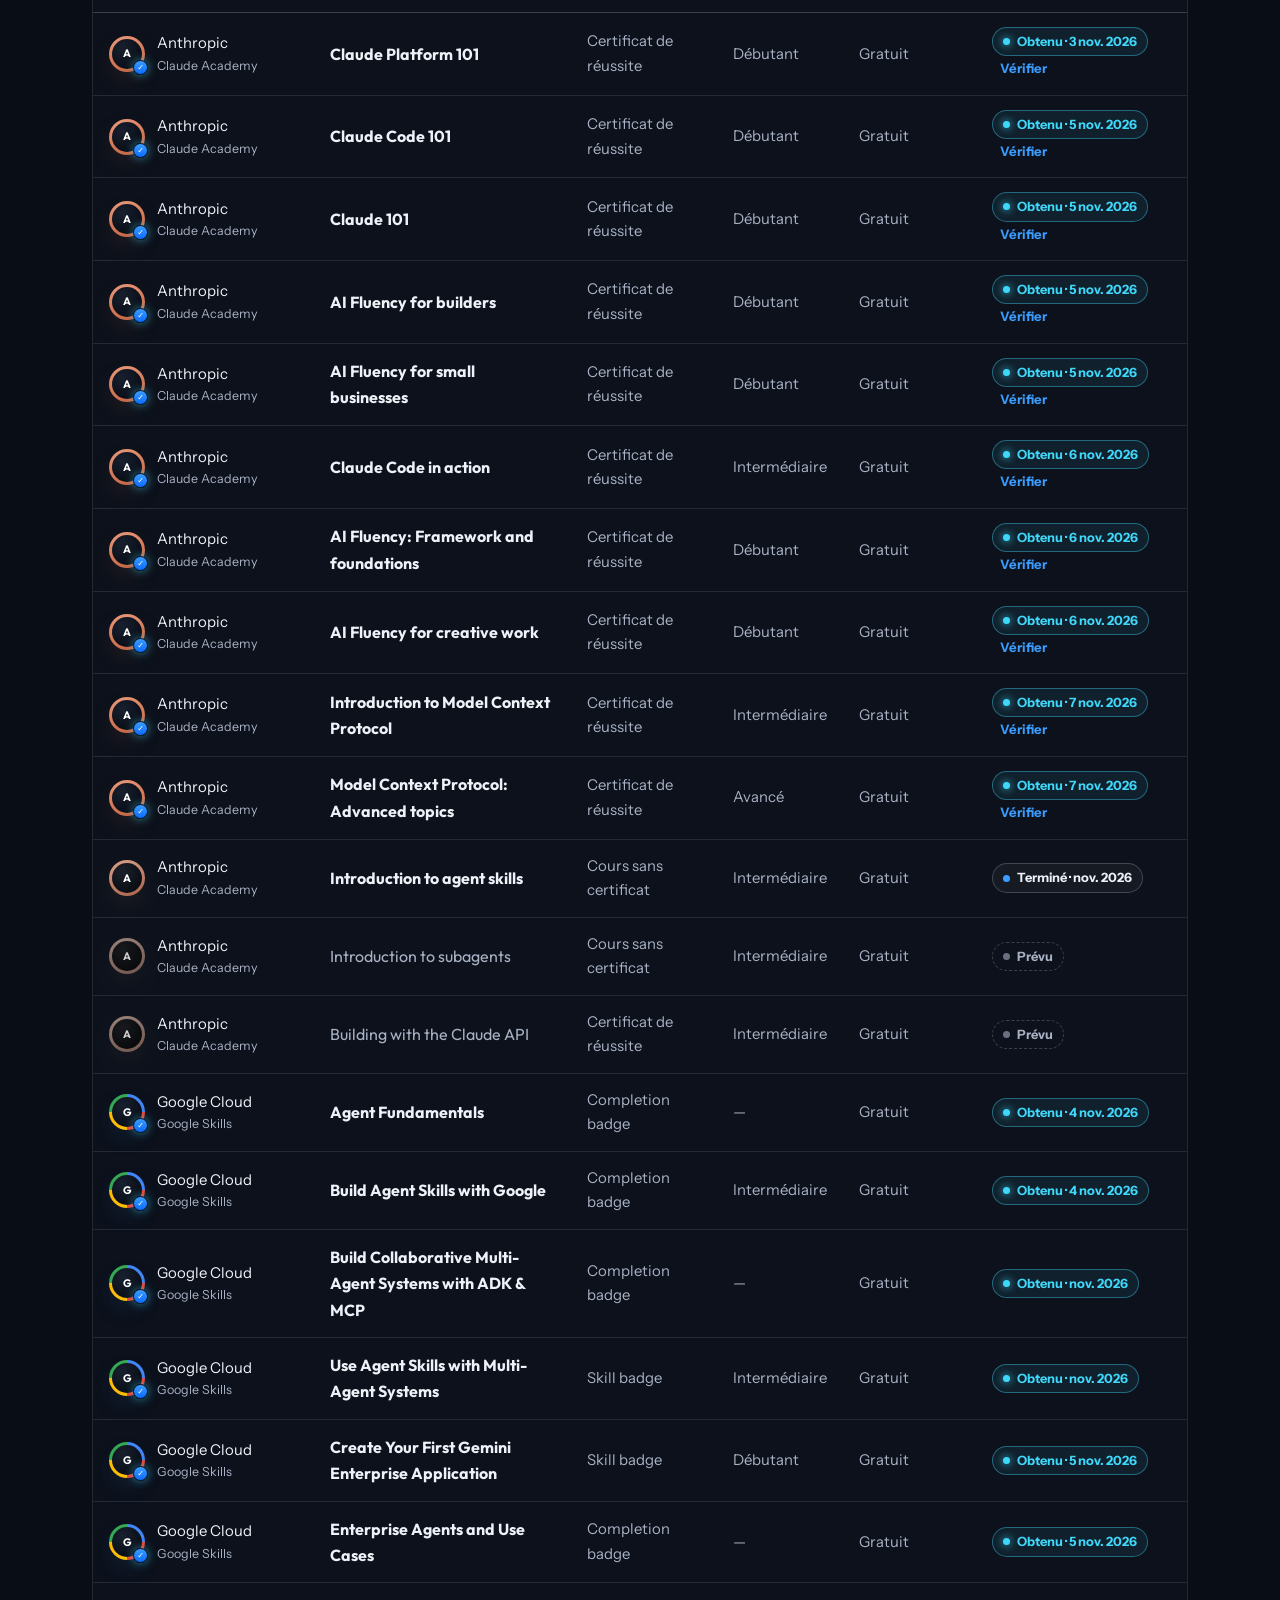
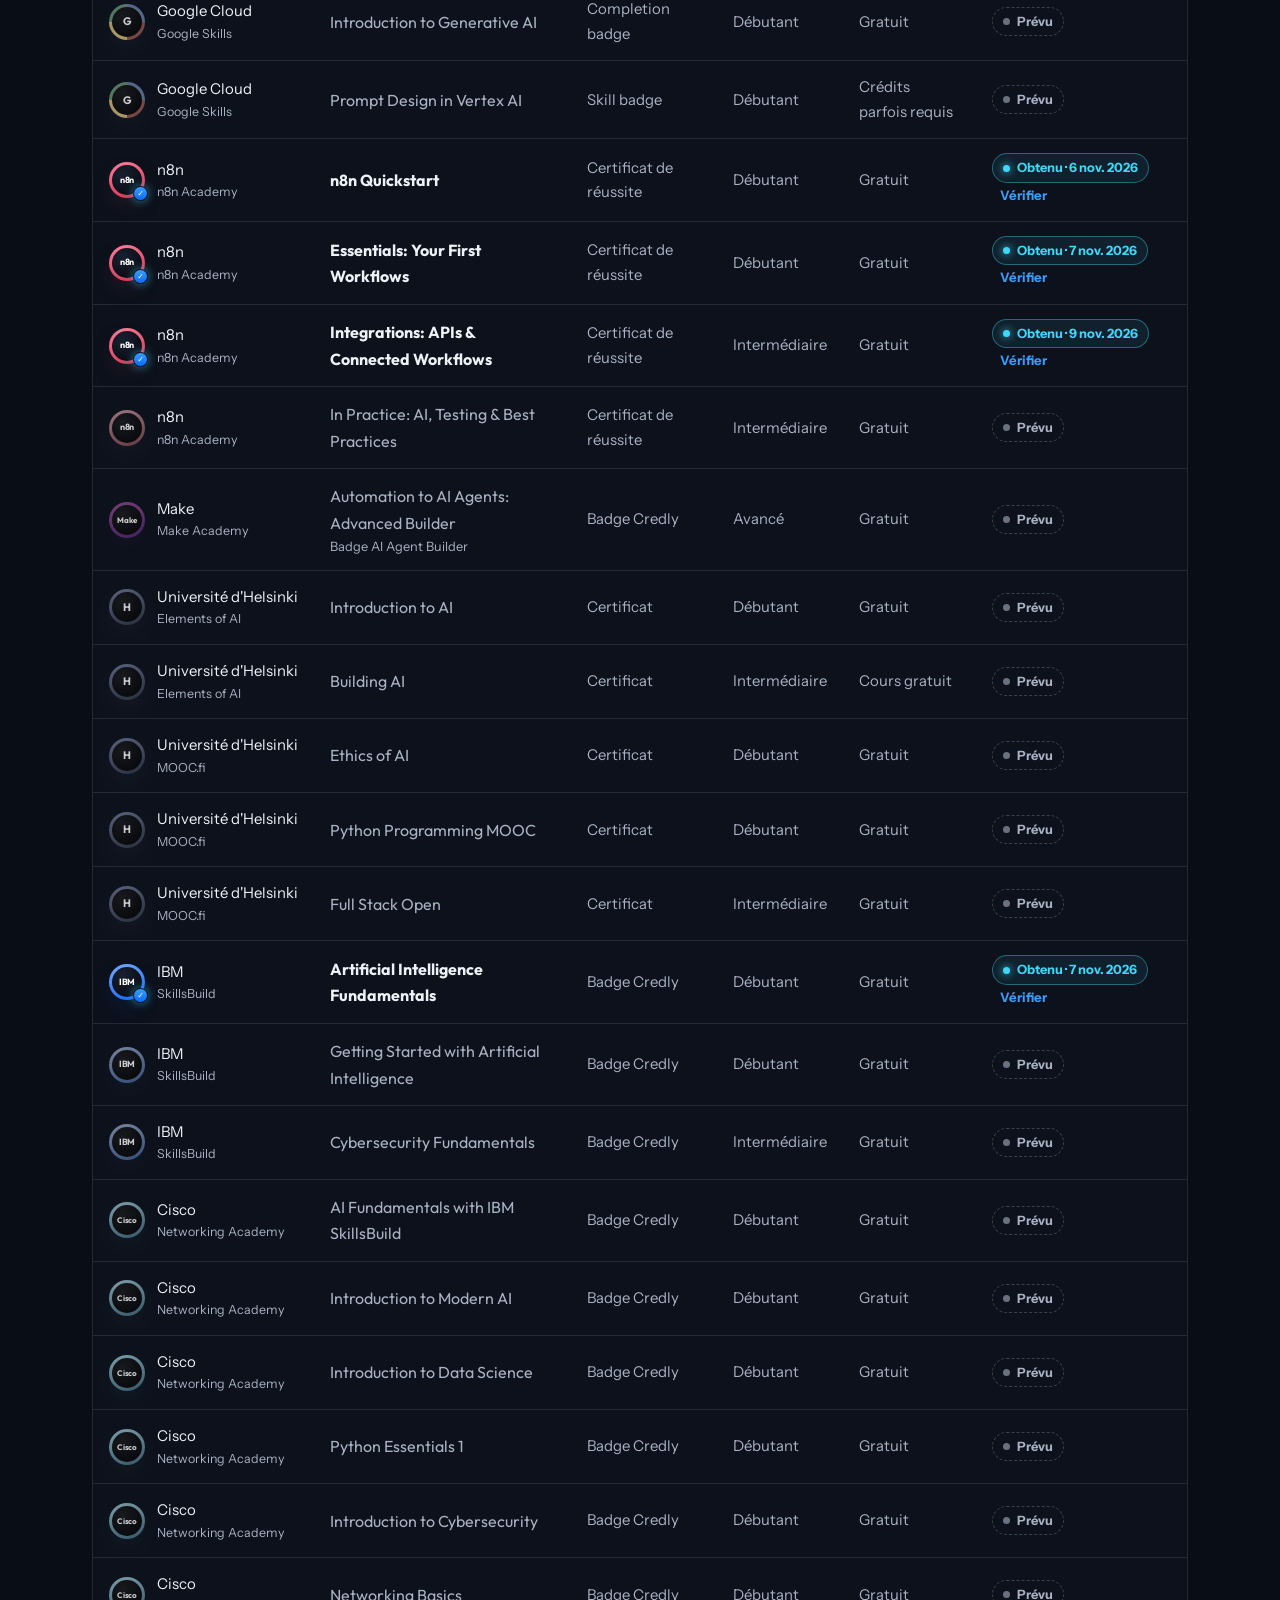
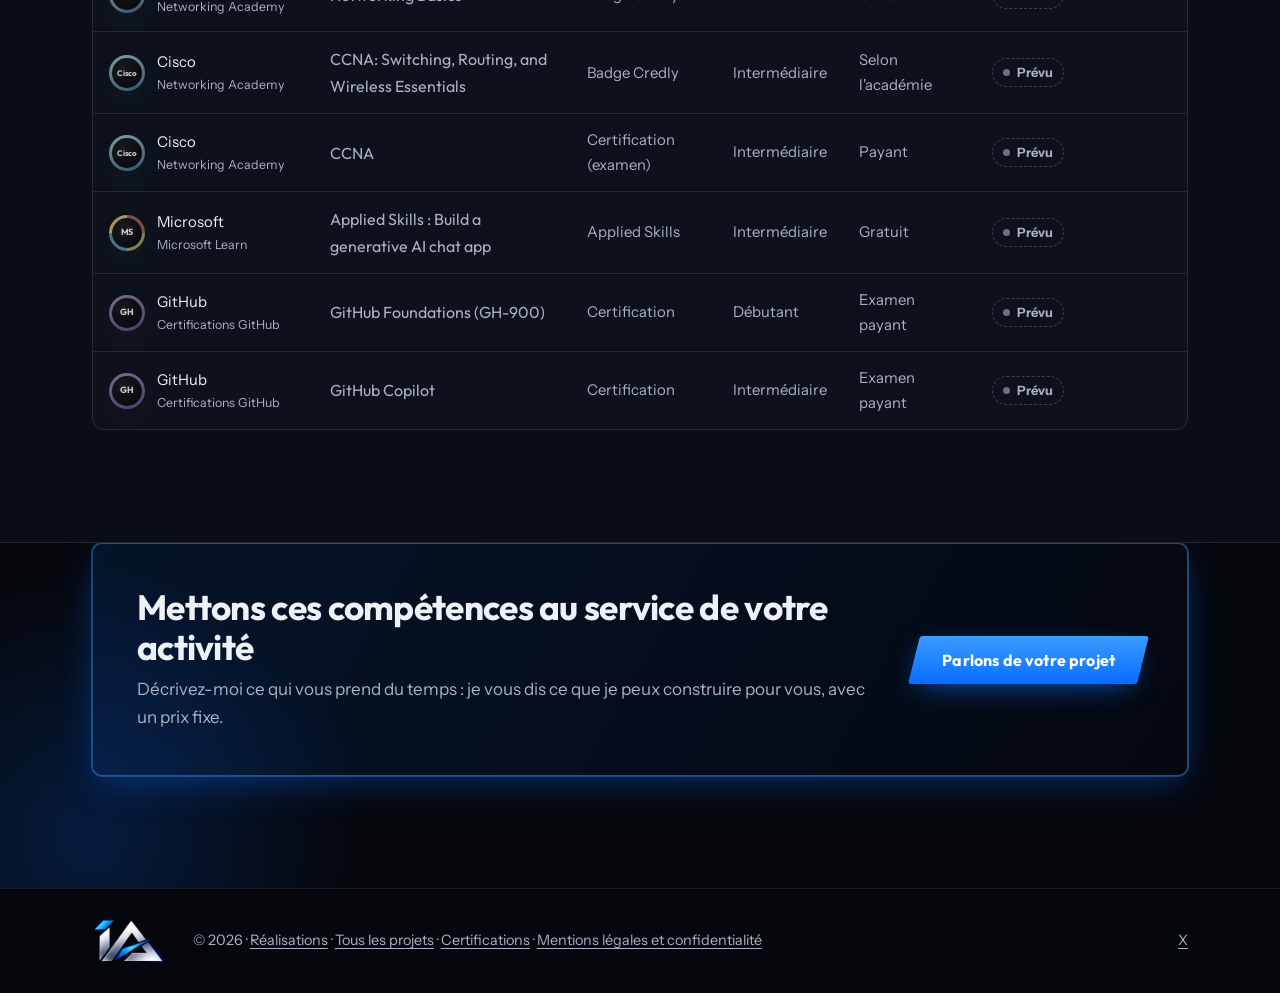
<file: certifications.html>
<!doctype html>
<html lang="fr">
<head>
  <meta charset="utf-8">
  <meta name="viewport" content="width=device-width, initial-scale=1">
  <title>Certifications : Claude, Google Cloud et parcours de formation IA</title>
  <meta name="description" content="Certificats Anthropic (Claude Academy), badges Google Cloud, certificats n8n et badge IBM vérifiables, et parcours de formation en cours : Université d'Helsinki, IBM, Cisco, Make, Microsoft, GitHub.">
  <meta name="theme-color" content="#05070c">
  <meta property="og:type" content="website">
  <meta property="og:locale" content="fr_FR">
  <meta property="og:title" content="Certifications : Claude, Google Cloud et parcours de formation IA">
  <meta property="og:description" content="Certificats Anthropic, badges Google Cloud, n8n et IBM vérifiables, et le parcours de formation en cours.">
  <meta property="og:url" content="https://equationstratos.github.io/STRATOS001AI/certifications.html">
  <meta property="og:image" content="https://equationstratos.github.io/STRATOS001AI/assets/img/apercu.png">
  <meta name="twitter:card" content="summary_large_image">
  <link rel="icon" type="image/png" sizes="32x32" href="assets/img/favicon-32.png">
  <link rel="apple-touch-icon" href="assets/img/apple-touch-icon.png">
  <link rel="preload" href="assets/fonts/Outfit-Bold.woff2" as="font" type="font/woff2" crossorigin>
  <link rel="preload" href="assets/fonts/InstrumentSans-Regular.woff2" as="font" type="font/woff2" crossorigin>
  <link rel="stylesheet" href="assets/css/style.css">
</head>
<body>
  <a class="lien-evitement" href="#contenu">Aller au contenu</a>

  <header class="entete">
    <div class="conteneur entete__barre">
      <a class="entete__logo" href="index.html" aria-label="Retour à l'accueil">
        <img src="assets/img/logo.png" alt="" width="364" height="240">
      </a>
      <nav class="entete__nav" aria-label="Navigation principale">
        <a href="index.html#services">Services</a>
        <a href="realisations.html">Réalisations</a>
        <a href="projets.html">Tous les projets</a>
        <a href="certifications.html" aria-current="page">Certifications</a>
        <a href="index.html#contact">Contact</a>
      </nav>
      <a class="bouton bouton--petit" href="index.html#contact" data-rdv>Réserver 15 min</a>
    </div>
  </header>

  <main id="contenu">
    <!-- ───────── Introduction ───────── -->
    <section class="hero pf-hero">
      <div class="conteneur">
        <p class="surtitre">Certifications</p>
        <h1>Formé en continu. <span class="argent">Certifié sur les outils que j'utilise pour vous.</span></h1>
        <p class="hero__intro">Les outils d'IA évoluent chaque mois. Je me forme auprès des éditeurs eux-mêmes pour vous proposer des solutions à jour, sûres et fiables. Chaque certificat obtenu est vérifiable en un clic.</p>
        <ul class="pf-chiffres" aria-label="Quelques chiffres">
          <li><strong>20</strong><span>badges et certificats obtenus</span></li>
          <li><strong>10</strong><span>certificats Anthropic (Claude)</span></li>
          <li><strong>6</strong><span>badges Google Cloud (agents IA)</span></li>
          <li><strong>24</strong><span>formations en préparation</span></li>
        </ul>
      </div>
    </section>

    <!-- ───────── Badges obtenus ─────────
         Pour ajouter un badge obtenu : copier un bloc <article class="cert"> … </article>, changer
         l'organisme (classe cert--anthropic, cert--google, cert--n8n, cert--ibm, cert--cisco, cert--make, cert--github, cert--microsoft ou cert--helsinki),
         le titre, la date et le lien de vérification, puis la fiche (bloc cert__fiche : compétences acquises,
         « Ce que ça vous apporte », data-niveau et data-duree). Puis passer sa ligne du tableau en « Obtenu ». -->
    <section class="section pj-projets" aria-labelledby="obtenus-titre">
      <div class="conteneur">
        <div class="pj-domaine__entete">
          <h2 id="obtenus-titre">Obtenus <span class="pj-domaine__nombre">20 badges</span></h2>
          <p><strong>Pour vous :</strong> des compétences validées par Anthropic, Google Cloud, n8n et IBM, sur les agents IA et l'automatisation que je mets en place chez mes clients.</p>
        </div>
        <div class="cert-grille">
          <article id="badge-claude-platform-101" class="cert cert--anthropic">
            <div class="cert__visuel cert__visuel--anthropic"><img src="assets/img/badges/anthropic-claude-platform-101.webp" alt="Badge officiel Claude Platform 101" width="900" height="612" loading="lazy"></div>
            <div class="cert__corps">
              <p class="cert__org">Anthropic · Claude Academy</p>
              <h3>Claude Platform 101</h3>
              <p class="cert__preuve">Construire des applications sur l&#x27;API Claude.</p>
              <p class="cert__pied"><span class="cert__type">Certificat de réussite</span><time datetime="2026-11-03">Obtenu le 3 nov. 2026</time></p>
              <div class="cert__actions">
                <button type="button" class="cert__ouvrir" hidden>Voir la fiche<span class="visuellement-cache"> : compétences acquises, Claude Platform 101</span></button>
                <a class="cert__lien" href="https://academy.claude.com/verify/bbc5bdb0b64206d510ea5e867e1ffb9f" target="_blank" rel="noopener">Vérifier<span class="visuellement-cache"> le certificat Claude Platform 101 (nouvel onglet)</span></a>
              </div>
              <div class="cert__fiche" hidden data-niveau="Débutant">
                <ul class="fiche__competences">
                  <li>Envoyer des requêtes à l&#x27;API Claude et exploiter ses réponses structurées</li>
                  <li>Choisir le bon modèle pour chaque tâche selon la qualité, le coût et la rapidité</li>
                  <li>Construire la boucle d&#x27;un agent IA, puis la simplifier avec le SDK</li>
                  <li>Donner des outils à Claude et activer son raisonnement approfondi</li>
                  <li>Étendre un agent avec la recherche web, l&#x27;exécution de code, les Skills et les serveurs MCP</li>
                  <li>Garder un agent fiable et économique sur la durée grâce à la gestion du contexte</li>
                  <li>Déployer un agent géré par Anthropic de bout en bout</li>
                </ul>
                <p class="fiche__pour-vous">Des assistants et des automatisations construits directement sur l&#x27;API Claude, adaptés à vos outils et à votre budget.</p>
              </div>
            </div>
          </article>
          <article id="badge-claude-code-101" class="cert cert--anthropic">
            <div class="cert__visuel cert__visuel--anthropic"><img src="assets/img/badges/anthropic-claude-code-101.webp" alt="Badge officiel Claude Code 101" width="900" height="612" loading="lazy"></div>
            <div class="cert__corps">
              <p class="cert__org">Anthropic · Claude Academy</p>
              <h3>Claude Code 101</h3>
              <p class="cert__preuve">Développer et automatiser avec Claude Code, l&#x27;agent de programmation d&#x27;Anthropic.</p>
              <p class="cert__pied"><span class="cert__type">Certificat de réussite</span><time datetime="2026-11-05">Obtenu le 5 nov. 2026</time></p>
              <div class="cert__actions">
                <button type="button" class="cert__ouvrir" hidden>Voir la fiche<span class="visuellement-cache"> : compétences acquises, Claude Code 101</span></button>
                <a class="cert__lien" href="https://academy.claude.com/verify/933a6b374875d147b61496bbb0b3228a" target="_blank" rel="noopener">Vérifier<span class="visuellement-cache"> le certificat Claude Code 101 (nouvel onglet)</span></a>
              </div>
              <div class="cert__fiche" hidden data-niveau="Débutant">
                <ul class="fiche__competences">
                  <li>Comprendre le fonctionnement d&#x27;un agent de programmation : boucle agentique, contexte, outils, permissions</li>
                  <li>Utiliser Claude Code dans le terminal, VS Code, JetBrains, l&#x27;application de bureau ou le web</li>
                  <li>Appliquer la méthode Explorer → Planifier → Coder → Valider</li>
                  <li>Garder les longues sessions efficaces en gérant le contexte</li>
                  <li>Donner une mémoire de projet à Claude avec un fichier CLAUDE.md</li>
                  <li>Créer des sous-agents et connecter des outils externes avec MCP</li>
                  <li>Écrire des hooks pour imposer des règles : mise en forme, commandes bloquées, notifications</li>
                </ul>
                <p class="fiche__pour-vous">Vos outils et vos sites développés plus vite, avec une méthode rigoureuse et du code relu.</p>
              </div>
            </div>
          </article>
          <article id="badge-claude-101" class="cert cert--anthropic">
            <div class="cert__visuel cert__visuel--anthropic"><img src="assets/img/badges/anthropic-claude-101.webp" alt="Badge officiel Claude 101" width="900" height="612" loading="lazy"></div>
            <div class="cert__corps">
              <p class="cert__org">Anthropic · Claude Academy</p>
              <h3>Claude 101</h3>
              <p class="cert__preuve">Utiliser Claude au quotidien : prompts efficaces, projets, artefacts.</p>
              <p class="cert__pied"><span class="cert__type">Certificat de réussite</span><time datetime="2026-11-05">Obtenu le 5 nov. 2026</time></p>
              <div class="cert__actions">
                <button type="button" class="cert__ouvrir" hidden>Voir la fiche<span class="visuellement-cache"> : compétences acquises, Claude 101</span></button>
                <a class="cert__lien" href="https://academy.claude.com/verify/7dc0879f5479088175a34099cf036cfe" target="_blank" rel="noopener">Vérifier<span class="visuellement-cache"> le certificat Claude 101 (nouvel onglet)</span></a>
              </div>
              <div class="cert__fiche" hidden data-niveau="Débutant">
                <ul class="fiche__competences">
                  <li>Utiliser Claude efficacement dès la première conversation</li>
                  <li>Rédiger des demandes claires et les affiner quand le résultat ne convient pas</li>
                  <li>Choisir le bon mode de travail : échanger, déléguer une tâche ou créer un logiciel</li>
                  <li>Organiser le travail avec les Projets et les Skills, créer documents et visuels</li>
                  <li>Connecter Claude à vos outils, à vos documents et au web</li>
                  <li>Appliquer Claude aux tâches courantes de chaque métier</li>
                </ul>
                <p class="fiche__pour-vous">Je peux vous former, vous et votre équipe, à utiliser Claude au quotidien.</p>
              </div>
            </div>
          </article>
          <article id="badge-ai-fluency-for-builders" class="cert cert--anthropic">
            <div class="cert__visuel cert__visuel--anthropic"><img src="assets/img/badges/anthropic-ai-fluency-builders.webp" alt="Badge officiel AI Fluency for builders" width="900" height="612" loading="lazy"></div>
            <div class="cert__corps">
              <p class="cert__org">Anthropic · Claude Academy</p>
              <h3>AI Fluency for builders</h3>
              <p class="cert__preuve">Travailler avec l&#x27;IA de façon efficace, éthique et sûre.</p>
              <p class="cert__pied"><span class="cert__type">Certificat de réussite</span><time datetime="2026-11-05">Obtenu le 5 nov. 2026</time></p>
              <div class="cert__actions">
                <button type="button" class="cert__ouvrir" hidden>Voir la fiche<span class="visuellement-cache"> : compétences acquises, AI Fluency for builders</span></button>
                <a class="cert__lien" href="https://academy.claude.com/verify/5cc702f96d031f7ed6cd6b76c79a44e6" target="_blank" rel="noopener">Vérifier<span class="visuellement-cache"> le certificat AI Fluency for builders (nouvel onglet)</span></a>
              </div>
              <div class="cert__fiche" hidden data-niveau="Débutant">
                <ul class="fiche__competences">
                  <li>Appliquer le cadre des 4D (Délégation, Description, Discernement, Diligence) à la conception de solutions</li>
                  <li>Savoir ce que l&#x27;IA fait bien et où elle se trompe</li>
                  <li>Découper un problème client et décider du rôle de l&#x27;IA à chaque étape</li>
                  <li>Définir le résultat attendu avec des tests d&#x27;acceptation, avant de coder</li>
                  <li>Traduire un besoin en instructions précises pour l&#x27;IA</li>
                  <li>Évaluer le travail de l&#x27;IA : exactitude, qualité, adéquation, expérience, responsabilité</li>
                  <li>Assumer ce qui est livré : livrer, corriger ou arrêter</li>
                </ul>
                <p class="fiche__pour-vous">Des solutions testées et assumées, livrées seulement quand elles répondent vraiment à votre besoin.</p>
              </div>
            </div>
          </article>
          <article id="badge-ai-fluency-for-small-businesses" class="cert cert--anthropic">
            <div class="cert__visuel cert__visuel--anthropic"><img src="assets/img/badges/anthropic-ai-fluency-small-businesses.webp" alt="Badge officiel AI Fluency for small businesses" width="900" height="612" loading="lazy"></div>
            <div class="cert__corps">
              <p class="cert__org">Anthropic · Claude Academy</p>
              <h3>AI Fluency for small businesses</h3>
              <p class="cert__preuve">Appliquer l&#x27;IA au quotidien d&#x27;une petite entreprise, de façon sûre et efficace.</p>
              <p class="cert__pied"><span class="cert__type">Certificat de réussite</span><time datetime="2026-11-05">Obtenu le 5 nov. 2026</time></p>
              <div class="cert__actions">
                <button type="button" class="cert__ouvrir" hidden>Voir la fiche<span class="visuellement-cache"> : compétences acquises, AI Fluency for small businesses</span></button>
                <a class="cert__lien" href="https://academy.claude.com/verify/aeb2bee5e4b0728e2a94588a58c51ad7" target="_blank" rel="noopener">Vérifier<span class="visuellement-cache"> le certificat AI Fluency for small businesses (nouvel onglet)</span></a>
              </div>
              <div class="cert__fiche" hidden data-niveau="Débutant">
                <ul class="fiche__competences">
                  <li>Appliquer le cadre des 4D aux tâches d&#x27;une petite entreprise</li>
                  <li>Connaître les limites de l&#x27;IA : erreurs, informations inventées, connaissances datées</li>
                  <li>Rédiger des demandes efficaces et vérifier les recherches de l&#x27;IA avant d&#x27;agir</li>
                  <li>Protéger les données sensibles de l&#x27;entreprise et de ses clients</li>
                  <li>Choisir les tâches répétitives à automatiser et celles à garder humaines</li>
                  <li>Construire une façon de travailler avec l&#x27;IA, reproductible</li>
                  <li>Rédiger une charte d&#x27;utilisation de l&#x27;IA pour l&#x27;entreprise</li>
                </ul>
                <p class="fiche__pour-vous">Je sais repérer ce qui mérite d&#x27;être automatisé chez vous, dans le respect de vos données et de vos valeurs.</p>
              </div>
            </div>
          </article>
          <article id="badge-claude-code-in-action" class="cert cert--anthropic">
            <div class="cert__visuel cert__visuel--anthropic"><img src="assets/img/badges/anthropic-claude-code-in-action.webp" alt="Badge officiel Claude Code in action" width="900" height="612" loading="lazy"></div>
            <div class="cert__corps">
              <p class="cert__org">Anthropic · Claude Academy</p>
              <h3>Claude Code in action</h3>
              <p class="cert__preuve">Mener de longues sessions Claude Code fiables : piloter, configurer, automatiser, vérifier.</p>
              <p class="cert__pied"><span class="cert__type">Certificat de réussite</span><time datetime="2026-11-06">Obtenu le 6 nov. 2026</time></p>
              <div class="cert__actions">
                <button type="button" class="cert__ouvrir" hidden>Voir la fiche<span class="visuellement-cache"> : compétences acquises, Claude Code in action</span></button>
                <a class="cert__lien" href="https://academy.claude.com/verify/5aafd5060f860c834a0f8266b08effbd" target="_blank" rel="noopener">Vérifier<span class="visuellement-cache"> le certificat Claude Code in action (nouvel onglet)</span></a>
              </div>
              <div class="cert__fiche" hidden data-niveau="Intermédiaire">
                <ul class="fiche__competences">
                  <li>Piloter de longues sessions : mode plan, résumés maîtrisés, retour en arrière</li>
                  <li>Configurer Claude : CLAUDE.md efficace, skills, modes de permission adaptés</li>
                  <li>Faire respecter les règles impératives avec des hooks</li>
                  <li>Automatiser : tâches planifiées dans le cloud, exécution sans interface, revue de code sur GitHub</li>
                  <li>Vérifier les exécutions autonomes et conditionner chaque étape aux résultats des tests</li>
                  <li>Partager une configuration fiable sous forme de plugin pour toute une équipe</li>
                </ul>
                <p class="fiche__pour-vous">Des automatisations qui tournent seules, de façon fiable et vérifiée.</p>
              </div>
            </div>
          </article>
          <article id="badge-ai-fluency-framework-and-foundations" class="cert cert--anthropic">
            <div class="cert__visuel cert__visuel--anthropic"><img src="assets/img/badges/anthropic-ai-fluency-framework.webp" alt="Badge officiel AI Fluency: Framework and foundations" width="900" height="612" loading="lazy"></div>
            <div class="cert__corps">
              <p class="cert__org">Anthropic · Claude Academy</p>
              <h3>AI Fluency: Framework and foundations</h3>
              <p class="cert__preuve">Collaborer avec l&#x27;IA de façon efficace, éthique et sûre : le cadre des 4D.</p>
              <p class="cert__pied"><span class="cert__type">Certificat de réussite</span><time datetime="2026-11-06">Obtenu le 6 nov. 2026</time></p>
              <div class="cert__actions">
                <button type="button" class="cert__ouvrir" hidden>Voir la fiche<span class="visuellement-cache"> : compétences acquises, AI Fluency: Framework and foundations</span></button>
                <a class="cert__lien" href="https://academy.claude.com/verify/89cd43d6d70e3b5b51701b35e6f748a9" target="_blank" rel="noopener">Vérifier<span class="visuellement-cache"> le certificat AI Fluency: Framework and foundations (nouvel onglet)</span></a>
              </div>
              <div class="cert__fiche" hidden data-niveau="Débutant">
                <ul class="fiche__competences">
                  <li>Comprendre ce qu&#x27;est la maîtrise de l&#x27;IA et pourquoi elle compte</li>
                  <li>Appliquer le cadre des 4D : Délégation, Description, Discernement, Diligence</li>
                  <li>Distinguer automatisation, augmentation et agents autonomes</li>
                  <li>Comprendre le fonctionnement de l&#x27;IA générative, ses capacités et ses limites</li>
                  <li>Communiquer clairement avec l&#x27;IA grâce aux techniques de base des prompts</li>
                  <li>Évaluer les résultats avec esprit critique et les améliorer</li>
                  <li>Assumer la responsabilité du travail réalisé avec l&#x27;IA, en toute transparence</li>
                </ul>
                <p class="fiche__pour-vous">Une utilisation de l&#x27;IA efficace, éthique et sûre, à chaque étape de vos projets.</p>
              </div>
            </div>
          </article>
          <article id="badge-ai-fluency-for-creative-work" class="cert cert--anthropic">
            <div class="cert__visuel cert__visuel--anthropic"><img src="assets/img/badges/anthropic-ai-fluency-creative.webp" alt="Badge officiel AI Fluency for creative work" width="900" height="612" loading="lazy"></div>
            <div class="cert__corps">
              <p class="cert__org">Anthropic · Claude Academy</p>
              <h3>AI Fluency for creative work</h3>
              <p class="cert__preuve">Utiliser l&#x27;IA dans un travail créatif, avec intention et esprit critique.</p>
              <p class="cert__pied"><span class="cert__type">Certificat de réussite</span><time datetime="2026-11-06">Obtenu le 6 nov. 2026</time></p>
              <div class="cert__actions">
                <button type="button" class="cert__ouvrir" hidden>Voir la fiche<span class="visuellement-cache"> : compétences acquises, AI Fluency for creative work</span></button>
                <a class="cert__lien" href="https://academy.claude.com/verify/2803d6659471a1c8f8e4b5fa75cdda53" target="_blank" rel="noopener">Vérifier<span class="visuellement-cache"> le certificat AI Fluency for creative work (nouvel onglet)</span></a>
              </div>
              <div class="cert__fiche" hidden data-niveau="Débutant">
                <ul class="fiche__competences">
                  <li>Analyser la valeur d&#x27;une œuvre : expression créative, lien humain, singularité</li>
                  <li>Évaluer les contraintes de production : temps, effort, ressources</li>
                  <li>Décrire sa pratique pour fixer des critères de qualité explicites</li>
                  <li>Décider quand et comment utiliser l&#x27;IA dans un projet créatif</li>
                  <li>Distinguer cinq façons d&#x27;utiliser l&#x27;IA, de « aucune IA » à la co-création</li>
                  <li>Documenter ses choix, de la pratique jusqu&#x27;à la décision</li>
                </ul>
                <p class="fiche__pour-vous">Vos projets créatifs (affiches, musique, vidéo) avec une IA utilisée à bon escient, sans perdre votre identité.</p>
              </div>
            </div>
          </article>
          <article id="badge-introduction-to-model-context-protocol" class="cert cert--anthropic">
            <div class="cert__visuel cert__visuel--anthropic"><img src="assets/img/badges/anthropic-intro-mcp.webp" alt="Badge officiel Introduction to Model Context Protocol" width="900" height="613" loading="lazy"></div>
            <div class="cert__corps">
              <p class="cert__org">Anthropic · Claude Academy</p>
              <h3>Introduction to Model Context Protocol</h3>
              <p class="cert__preuve">Connecter Claude à des outils et des données externes avec le protocole MCP.</p>
              <p class="cert__pied"><span class="cert__type">Certificat de réussite</span><time datetime="2026-11-07">Obtenu le 7 nov. 2026</time></p>
              <div class="cert__actions">
                <button type="button" class="cert__ouvrir" hidden>Voir la fiche<span class="visuellement-cache"> : compétences acquises, Introduction to Model Context Protocol</span></button>
                <a class="cert__lien" href="https://academy.claude.com/verify/82a71e3da9c5ec1b0af635d124ae073b" target="_blank" rel="noopener">Vérifier<span class="visuellement-cache"> le certificat Introduction to Model Context Protocol (nouvel onglet)</span></a>
              </div>
              <div class="cert__fiche" hidden data-niveau="Intermédiaire">
                <ul class="fiche__competences">
                  <li>Comprendre l&#x27;architecture MCP : des serveurs spécialisés fournissent leurs outils à Claude</li>
                  <li>Connaître la communication entre clients et serveurs MCP et ses types de messages</li>
                  <li>Suivre le parcours complet d&#x27;une demande, de l&#x27;utilisateur au service externe, puis retour à Claude</li>
                  <li>Construire des serveurs MCP en Python avec le SDK officiel</li>
                  <li>Créer des outils de lecture et de modification de documents</li>
                  <li>Tester et déboguer un serveur avec l&#x27;inspecteur MCP</li>
                  <li>Exposer des données en lecture seule avec les ressources, fixes ou paramétrées</li>
                  <li>Écrire des prompts prêts à l&#x27;emploi pour les tâches courantes</li>
                  <li>Choisir la bonne brique : outils (pilotés par le modèle), ressources (par l&#x27;application), prompts (par l&#x27;utilisateur)</li>
                </ul>
                <p class="fiche__pour-vous">Claude relié à vos propres outils et données (agenda, fichiers, logiciel métier) grâce à des serveurs MCP construits sur mesure.</p>
              </div>
            </div>
          </article>
          <article id="badge-model-context-protocol-advanced-topics" class="cert cert--anthropic">
            <div class="cert__visuel cert__visuel--anthropic"><img src="assets/img/badges/anthropic-mcp-avance.webp" alt="Badge officiel Model Context Protocol: Advanced topics" width="900" height="613" loading="lazy"></div>
            <div class="cert__corps">
              <p class="cert__org">Anthropic · Claude Academy</p>
              <h3>Model Context Protocol: Advanced topics</h3>
              <p class="cert__preuve">Les fonctions avancées de MCP : sampling, notifications, accès aux fichiers et transports.</p>
              <p class="cert__pied"><span class="cert__type">Certificat de réussite</span><time datetime="2026-11-07">Obtenu le 7 nov. 2026</time></p>
              <div class="cert__actions">
                <button type="button" class="cert__ouvrir" hidden>Voir la fiche<span class="visuellement-cache"> : compétences acquises, Model Context Protocol: Advanced topics</span></button>
                <a class="cert__lien" href="https://academy.claude.com/verify/722d70663a2d8ea420fa88ffbfe227f2" target="_blank" rel="noopener">Vérifier<span class="visuellement-cache"> le certificat Model Context Protocol: Advanced topics (nouvel onglet)</span></a>
              </div>
              <div class="cert__fiche" hidden data-niveau="Avancé">
                <ul class="fiche__competences">
                  <li>Permettre à un serveur MCP de demander des réponses au modèle via le client (sampling), pour reporter coûts et complexité côté client</li>
                  <li>Donner un retour en temps réel : journal d&#x27;activité et suivi de progression des opérations longues</li>
                  <li>Limiter l&#x27;accès d&#x27;un serveur à des dossiers précis avec les « roots », en toute sécurité</li>
                  <li>Distinguer requêtes, réponses et notifications, et maîtriser la communication dans les deux sens</li>
                  <li>Comprendre la communication par entrées et sorties standard (stdio) et la séquence d&#x27;initialisation</li>
                  <li>Comprendre le transport HTTP avec Server-Sent Events (SSE) et la gestion des sessions</li>
                  <li>Choisir entre serveur avec ou sans état (stateless HTTP) pour tenir la charge derrière un répartiteur</li>
                  <li>Choisir le bon transport selon le déploiement, les fonctions nécessaires et le volume attendu</li>
                </ul>
                <p class="fiche__pour-vous">Des connexions entre Claude et vos outils prêtes pour la production : sécurisées, suivies en temps réel et capables de tenir la charge quand votre activité grandit.</p>
              </div>
            </div>
          </article>
          <article id="badge-agent-fundamentals" class="cert cert--google">
            <div class="cert__visuel cert__visuel--google"><img src="assets/img/badges/google-agent-fundamentals.png" alt="Badge officiel Agent Fundamentals" width="604" height="548" loading="lazy"></div>
            <div class="cert__corps">
              <p class="cert__org">Google Cloud · Google Skills</p>
              <h3>Agent Fundamentals</h3>
              <p class="cert__preuve">Les fondamentaux des agents IA.</p>
              <p class="cert__pied"><span class="cert__type">Completion badge</span><time datetime="2026-11-04">Obtenu le 4 nov. 2026</time></p>
              <div class="cert__actions">
                <button type="button" class="cert__ouvrir" hidden>Voir la fiche<span class="visuellement-cache"> : compétences acquises, Agent Fundamentals</span></button>
                <a class="cert__lien" href="#" data-reseau="profilGoogleSkills" hidden target="_blank" rel="noopener">Voir le profil<span class="visuellement-cache"> Google Skills (nouvel onglet)</span></a>
              </div>
              <div class="cert__fiche" hidden>
                <ul class="fiche__competences">
                  <li>Comprendre ce qu&#x27;est un agent IA et comment il fonctionne</li>
                  <li>Savoir quand un agent est la bonne solution, et quand il ne l&#x27;est pas</li>
                  <li>Repérer où les agents apportent de la valeur en entreprise</li>
                </ul>
                <p class="fiche__pour-vous">Un conseil honnête : un agent IA quand c&#x27;est utile, une automatisation simple quand cela suffit.</p>
              </div>
            </div>
          </article>
          <article id="badge-build-agent-skills-with-google" class="cert cert--google">
            <div class="cert__visuel cert__visuel--google"><img src="assets/img/badges/google-build-agent-skills.png" alt="Badge officiel Build Agent Skills with Google" width="604" height="548" loading="lazy"></div>
            <div class="cert__corps">
              <p class="cert__org">Google Cloud · Google Skills</p>
              <h3>Build Agent Skills with Google</h3>
              <p class="cert__preuve">Créer des compétences réutilisables pour des agents IA.</p>
              <p class="cert__pied"><span class="cert__type">Completion badge</span><time datetime="2026-11-04">Obtenu le 4 nov. 2026</time></p>
              <div class="cert__actions">
                <button type="button" class="cert__ouvrir" hidden>Voir la fiche<span class="visuellement-cache"> : compétences acquises, Build Agent Skills with Google</span></button>
                <a class="cert__lien" href="#" data-reseau="profilGoogleSkills" hidden target="_blank" rel="noopener">Voir le profil<span class="visuellement-cache"> Google Skills (nouvel onglet)</span></a>
              </div>
              <div class="cert__fiche" hidden data-niveau="Intermédiaire" data-duree="2 h 15">
                <ul class="fiche__competences">
                  <li>Créer des skills qui transmettent à un agent la connaissance d&#x27;un métier</li>
                  <li>Tester une skill en local avant de la déployer</li>
                  <li>Déployer et partager des skills à l&#x27;échelle d&#x27;une entreprise</li>
                  <li>Utiliser les outils d&#x27;agents de Google : Antigravity, Agent Development Kit (ADK)</li>
                </ul>
                <p class="fiche__pour-vous">Des agents qui connaissent vos procédures et votre vocabulaire.</p>
              </div>
            </div>
          </article>
          <article id="badge-build-collaborative-multi-agent-systems-with-adk-mcp" class="cert cert--google">
            <div class="cert__visuel cert__visuel--google"><img src="assets/img/badges/google-multi-agent-adk-mcp.png" alt="Badge officiel Build Collaborative Multi-Agent Systems with ADK &amp; MCP" width="604" height="548" loading="lazy"></div>
            <div class="cert__corps">
              <p class="cert__org">Google Cloud · Google Skills</p>
              <h3>Build Collaborative Multi-Agent Systems with ADK &amp; MCP</h3>
              <p class="cert__preuve">Faire collaborer plusieurs agents avec ADK et le protocole MCP.</p>
              <p class="cert__pied"><span class="cert__type">Completion badge</span><time datetime="2026-11">Obtenu en nov. 2026</time></p>
              <div class="cert__actions">
                <button type="button" class="cert__ouvrir" hidden>Voir la fiche<span class="visuellement-cache"> : compétences acquises, Build Collaborative Multi-Agent Systems with ADK &amp; MCP</span></button>
                <a class="cert__lien" href="#" data-reseau="profilGoogleSkills" hidden target="_blank" rel="noopener">Voir le profil<span class="visuellement-cache"> Google Skills (nouvel onglet)</span></a>
              </div>
              <div class="cert__fiche" hidden data-duree="30 min">
                <ul class="fiche__competences">
                  <li>Concevoir et coordonner plusieurs agents spécialisés avec l&#x27;Agent Development Kit (ADK)</li>
                  <li>Connecter des outils externes avec le protocole MCP</li>
                  <li>Encadrer les agents avec des garde-fous sur mesure</li>
                  <li>Déployer une organisation d&#x27;agents capable de grandir</li>
                </ul>
                <p class="fiche__pour-vous">Pour les besoins complexes : plusieurs agents spécialisés qui travaillent ensemble, sous contrôle.</p>
              </div>
            </div>
          </article>
          <article id="badge-use-agent-skills-with-multi-agent-systems" class="cert cert--google">
            <div class="cert__visuel cert__visuel--google"><img src="assets/img/badges/google-use-agent-skills-multi-agent.png" alt="Badge officiel Use Agent Skills with Multi-Agent Systems" width="604" height="404" loading="lazy"></div>
            <div class="cert__corps">
              <p class="cert__org">Google Cloud · Google Skills</p>
              <h3>Use Agent Skills with Multi-Agent Systems</h3>
              <p class="cert__preuve">Badge de compétence validé par des exercices pratiques.</p>
              <p class="cert__pied"><span class="cert__type">Skill badge</span><time datetime="2026-11">Obtenu en nov. 2026</time></p>
              <div class="cert__actions">
                <button type="button" class="cert__ouvrir" hidden>Voir la fiche<span class="visuellement-cache"> : compétences acquises, Use Agent Skills with Multi-Agent Systems</span></button>
                <a class="cert__lien" href="#" data-reseau="profilGoogleSkills" hidden target="_blank" rel="noopener">Voir le profil<span class="visuellement-cache"> Google Skills (nouvel onglet)</span></a>
              </div>
              <div class="cert__fiche" hidden data-niveau="Intermédiaire" data-duree="1 h 45">
                <ul class="fiche__competences">
                  <li>Construire des systèmes de plusieurs agents avec ADK</li>
                  <li>Faire communiquer des agents entre eux avec le protocole Agent-to-Agent (A2A)</li>
                  <li>Intégrer des outils externes avec MCP</li>
                  <li>Déployer une solution multi-agents sur Google Cloud</li>
                  <li>Compétences validées par un exercice pratique noté (challenge lab)</li>
                </ul>
                <p class="fiche__pour-vous">Des compétences vérifiées en conditions réelles, pas seulement de la théorie.</p>
              </div>
            </div>
          </article>
          <article id="badge-create-your-first-gemini-enterprise-application" class="cert cert--google">
            <div class="cert__visuel cert__visuel--google"><img src="assets/img/badges/google-gemini-enterprise-app.png" alt="Badge officiel Create Your First Gemini Enterprise Application" width="244" height="164" loading="lazy"></div>
            <div class="cert__corps">
              <p class="cert__org">Google Cloud · Google Skills</p>
              <h3>Create Your First Gemini Enterprise Application</h3>
              <p class="cert__preuve">Créer une première application avec Gemini Enterprise, validée par des exercices pratiques.</p>
              <p class="cert__pied"><span class="cert__type">Skill badge</span><time datetime="2026-11-05">Obtenu le 5 nov. 2026</time></p>
              <div class="cert__actions">
                <button type="button" class="cert__ouvrir" hidden>Voir la fiche<span class="visuellement-cache"> : compétences acquises, Create Your First Gemini Enterprise Application</span></button>
                <a class="cert__lien" href="#" data-reseau="profilGoogleSkills" hidden target="_blank" rel="noopener">Voir le profil<span class="visuellement-cache"> Google Skills (nouvel onglet)</span></a>
              </div>
              <div class="cert__fiche" hidden data-niveau="Débutant">
                <ul class="fiche__competences">
                  <li>Créer une application Gemini Enterprise</li>
                  <li>Connecter plusieurs sources de données d&#x27;une entreprise</li>
                  <li>Mettre en place un moteur de recherche et d&#x27;analyse unifié sur ces données</li>
                  <li>Compétences validées par un exercice pratique noté</li>
                </ul>
                <p class="fiche__pour-vous">Un assistant qui retrouve l&#x27;information dans vos documents et vos outils, en un seul endroit.</p>
              </div>
            </div>
          </article>
          <article id="badge-enterprise-agents-and-use-cases" class="cert cert--google">
            <div class="cert__visuel cert__visuel--google"><img src="assets/img/badges/google-enterprise-agents.png" alt="Badge officiel Enterprise Agents and Use Cases" width="244" height="222" loading="lazy"></div>
            <div class="cert__corps">
              <p class="cert__org">Google Cloud · Google Skills</p>
              <h3>Enterprise Agents and Use Cases</h3>
              <p class="cert__preuve">Les agents IA en entreprise et leurs cas d&#x27;usage concrets.</p>
              <p class="cert__pied"><span class="cert__type">Completion badge</span><time datetime="2026-11-05">Obtenu le 5 nov. 2026</time></p>
              <div class="cert__actions">
                <button type="button" class="cert__ouvrir" hidden>Voir la fiche<span class="visuellement-cache"> : compétences acquises, Enterprise Agents and Use Cases</span></button>
                <a class="cert__lien" href="#" data-reseau="profilGoogleSkills" hidden target="_blank" rel="noopener">Voir le profil<span class="visuellement-cache"> Google Skills (nouvel onglet)</span></a>
              </div>
              <div class="cert__fiche" hidden>
                <ul class="fiche__competences">
                  <li>Relier chaque type d&#x27;agent à un cas d&#x27;usage et à des indicateurs (KPI)</li>
                  <li>Identifier les quatre composants d&#x27;un flux d&#x27;agents : modèles, outils, orchestration, exécution</li>
                  <li>Choisir l&#x27;approche : agents prêts à l&#x27;emploi, sans code, avec code ou intégrations tierces</li>
                  <li>Créer et orchestrer des agents avec Gemini Enterprise</li>
                </ul>
                <p class="fiche__pour-vous">Des projets IA reliés à des objectifs mesurables pour votre entreprise.</p>
              </div>
            </div>
          </article>
          <article id="badge-n8n-quickstart" class="cert cert--n8n">
            <div class="cert__visuel cert__visuel--n8n"><img src="assets/img/badges/n8n-quickstart.webp" alt="Certificat officiel n8n Quickstart" width="900" height="636" loading="lazy"></div>
            <div class="cert__corps">
              <p class="cert__org">n8n · n8n Academy</p>
              <h3>n8n Quickstart</h3>
              <p class="cert__preuve">Automatiser des processus avec n8n, l&#x27;outil d&#x27;automatisation de workflows.</p>
              <p class="cert__pied"><span class="cert__type">Certificat de réussite</span><time datetime="2026-11-06">Obtenu le 6 nov. 2026</time></p>
              <div class="cert__actions">
                <button type="button" class="cert__ouvrir" hidden>Voir la fiche<span class="visuellement-cache"> : compétences acquises, n8n Quickstart</span></button>
                <a class="cert__lien" href="https://learn.n8n.io/certificates/5f0cf7599d6f4d75b1f17cac571c493d" target="_blank" rel="noopener">Vérifier<span class="visuellement-cache"> le certificat n8n Quickstart (nouvel onglet)</span></a>
              </div>
              <div class="cert__fiche" hidden data-niveau="Débutant">
                <ul class="fiche__competences">
                  <li>Construire ses premiers workflows d&#x27;automatisation dans n8n</li>
                  <li>Utiliser les déclencheurs et la planification</li>
                  <li>Transformer, associer et fusionner des données entre les étapes</li>
                  <li>Gérer les erreurs d&#x27;un workflow</li>
                  <li>Créer un agent IA connecté à de vraies données</li>
                </ul>
                <p class="fiche__pour-vous">Des automatisations visuelles, faciles à maintenir, qui relient vos outils entre eux.</p>
              </div>
            </div>
          </article>
          <article id="badge-essentials-your-first-workflows" class="cert cert--n8n">
            <div class="cert__visuel cert__visuel--n8n"><img src="assets/img/badges/n8n-essentials-premiers-workflows.webp" alt="Certificat officiel n8n Essentials: Your First Workflows" width="900" height="636" loading="lazy"></div>
            <div class="cert__corps">
              <p class="cert__org">n8n · n8n Academy</p>
              <h3>Essentials: Your First Workflows</h3>
              <p class="cert__preuve">Construire ses premiers workflows n8n : déclencheurs, données et transformations.</p>
              <p class="cert__pied"><span class="cert__type">Certificat de réussite</span><time datetime="2026-11-07">Obtenu le 7 nov. 2026</time></p>
              <div class="cert__actions">
                <button type="button" class="cert__ouvrir" hidden>Voir la fiche<span class="visuellement-cache"> : compétences acquises, Essentials: Your First Workflows</span></button>
                <a class="cert__lien" href="https://learn.n8n.io/certificates/17e9cd66884542e99b07bd7499799068" target="_blank" rel="noopener">Vérifier<span class="visuellement-cache"> le certificat Essentials: Your First Workflows (nouvel onglet)</span></a>
              </div>
              <div class="cert__fiche" hidden data-niveau="Débutant" data-duree="2 à 4 h">
                <ul class="fiche__competences">
                  <li>Prendre en main l&#x27;interface et le canevas de n8n</li>
                  <li>Comprendre les nœuds, les connexions et les exécutions</li>
                  <li>Construire et lancer un workflow de A à Z</li>
                  <li>Démarrer les workflows automatiquement avec des déclencheurs et une planification</li>
                  <li>Connecter des services en toute sécurité grâce aux identifiants (credentials)</li>
                  <li>Comprendre la structure des données qui circulent dans un workflow</li>
                  <li>Associer, transformer et fusionner les données entre les étapes, avec des expressions</li>
                  <li>Traiter des fichiers (données binaires)</li>
                  <li>Compétences validées par des exercices pratiques notés et un examen final (70 % requis)</li>
                </ul>
                <p class="fiche__pour-vous">Des automatisations construites proprement dès le départ : vos données passent d&#x27;un outil à l&#x27;autre sans ressaisie, au bon format.</p>
              </div>
            </div>
          </article>
          <article id="badge-integrations-apis-connected-workflows" class="cert cert--n8n">
            <div class="cert__visuel cert__visuel--n8n"><img src="assets/img/badges/n8n-integrations-apis.webp" alt="Certificat officiel n8n Integrations: APIs &amp; Connected Workflows" width="900" height="636" loading="lazy"></div>
            <div class="cert__corps">
              <p class="cert__org">n8n · n8n Academy</p>
              <h3>Integrations: APIs &amp; Connected Workflows</h3>
              <p class="cert__preuve">Connecter n8n à n&#x27;importe quelle API : logique des workflows, webhooks et authentification.</p>
              <p class="cert__pied"><span class="cert__type">Certificat de réussite</span><time datetime="2026-11-09">Obtenu le 9 nov. 2026</time></p>
              <div class="cert__actions">
                <button type="button" class="cert__ouvrir" hidden>Voir la fiche<span class="visuellement-cache"> : compétences acquises, Integrations: APIs &amp; Connected Workflows</span></button>
                <a class="cert__lien" href="https://learn.n8n.io/certificates/10082c74c62c4e58ae82c24d2fb273ee" target="_blank" rel="noopener">Vérifier<span class="visuellement-cache"> le certificat Integrations: APIs &amp; Connected Workflows (nouvel onglet)</span></a>
              </div>
              <div class="cert__fiche" hidden data-niveau="Intermédiaire" data-duree="4 à 6 h">
                <ul class="fiche__competences">
                  <li>Maîtriser l&#x27;ordre d&#x27;exécution des chemins, en série et en parallèle</li>
                  <li>Concevoir des workflows modulaires avec des sous-workflows</li>
                  <li>Piloter la logique avec les conditions, aiguillages, boucles et temporisations (IF, Switch, Loop Over Items, Wait)</li>
                  <li>Gérer les erreurs avec un workflow de secours (Error Trigger, Stop and Error)</li>
                  <li>Remodeler les données : fusionner, découper, regrouper, filtrer et résumer</li>
                  <li>Écrire du code JavaScript ou Python sur mesure avec le nœud Code</li>
                  <li>Appeler n&#x27;importe quelle API avec le nœud HTTP Request (GET, POST, PUT, PATCH, DELETE)</li>
                  <li>Gérer l&#x27;authentification : clés d&#x27;API, OAuth2, jetons Bearer</li>
                  <li>Récupérer de gros volumes de données page par page (pagination)</li>
                  <li>Recevoir des données entrantes avec les webhooks</li>
                  <li>Stocker et réutiliser des données avec les Data Tables</li>
                  <li>Compétences validées par des exercices pratiques notés et un examen final (70 % requis)</li>
                </ul>
                <p class="fiche__pour-vous">Vos outils reliés entre eux, même sans connecteur tout prêt : si un logiciel a une API, je peux l&#x27;intégrer à vos automatisations, de façon fiable.</p>
              </div>
            </div>
          </article>
          <article id="badge-artificial-intelligence-fundamentals" class="cert cert--ibm">
            <div class="cert__visuel cert__visuel--ibm"><img src="assets/img/badges/ibm-ai-fundamentals.webp" alt="Badge officiel IBM SkillsBuild Artificial Intelligence Fundamentals" width="600" height="600" loading="lazy"></div>
            <div class="cert__corps">
              <p class="cert__org">IBM · IBM SkillsBuild</p>
              <h3>Artificial Intelligence Fundamentals</h3>
              <p class="cert__preuve">Les fondamentaux de l&#x27;intelligence artificielle, de l&#x27;apprentissage automatique à l&#x27;éthique.</p>
              <p class="cert__pied"><span class="cert__type">Badge Credly</span><time datetime="2026-11-07">Obtenu le 7 nov. 2026</time></p>
              <div class="cert__actions">
                <button type="button" class="cert__ouvrir" hidden>Voir la fiche<span class="visuellement-cache"> : compétences acquises, Artificial Intelligence Fundamentals</span></button>
                <a class="cert__lien" href="https://www.credly.com/badges/0cb7e705-fbc4-4a88-9588-8b988a5c4c9d" target="_blank" rel="noopener">Vérifier<span class="visuellement-cache"> le badge Artificial Intelligence Fundamentals sur Credly (nouvel onglet)</span></a>
              </div>
              <div class="cert__fiche" hidden data-niveau="Débutant">
                <ul class="fiche__competences">
                  <li>Comprendre les grands domaines de l&#x27;IA : traitement du langage, vision par ordinateur, chatbots</li>
                  <li>Distinguer apprentissage automatique (machine learning), apprentissage profond (deep learning) et réseaux de neurones</li>
                  <li>Connaître les applications concrètes de l&#x27;IA en entreprise</li>
                  <li>Appliquer les principes d&#x27;une IA éthique et responsable</li>
                  <li>Comprendre comment exécuter un modèle d&#x27;IA avec IBM Watson Studio</li>
                  <li>Connaître les métiers de l&#x27;IA et les compétences qu&#x27;ils demandent</li>
                  <li>Compétences validées par des quiz notés, une évaluation finale et des simulations pratiques</li>
                </ul>
                <p class="fiche__pour-vous">Une vision de l&#x27;IA qui dépasse un seul outil : je vous explique simplement ce que l&#x27;IA peut faire pour vous, et ce qu&#x27;elle ne peut pas faire.</p>
              </div>
            </div>
          </article>
        </div>
      </div>
    </section>

    <!-- ───────── Parcours complet ───────── -->
    <section class="section section--sombre" aria-labelledby="parcours-titre">
      <div class="conteneur">
        <p class="surtitre">Parcours</p>
        <h2 id="parcours-titre">Le parcours de certification</h2>
        <p class="section__intro">Les badges obtenus et ceux en préparation, organisme par organisme. Les formations « Prévu » ne sont pas encore obtenues : elles sont indiquées pour montrer le programme en cours. « Terminé » : cours suivi en entier, pour lequel l&#x27;organisme ne délivre pas de certificat.</p>
        <div class="tableau-cert__cadre">
          <table class="tableau-cert">
            <caption class="visuellement-cache">Parcours de certification : organisme, formation, type, niveau, coût et statut</caption>
            <thead>
              <tr><th scope="col">Organisme</th><th scope="col">Formation</th><th scope="col">Type</th><th scope="col">Niveau</th><th scope="col">Coût</th><th scope="col">Statut</th></tr>
            </thead>
            <tbody>
              <tr class="ligne--obtenu">
                <td data-label="Organisme"><span class="tableau__org"><span class="medaille medaille--anthropic" aria-hidden="true"><span class="medaille__sigle">A</span><span class="medaille__etat" aria-hidden="true">✓</span></span><span>Anthropic<small>Claude Academy</small></span></span></td>
                <th scope="row" data-label="Formation">Claude Platform 101</th>
                <td data-label="Type">Certificat de réussite</td>
                <td data-label="Niveau">Débutant</td>
                <td data-label="Coût">Gratuit</td>
                <td data-label="Statut"><span class="statut statut--obtenu">Obtenu · 3 nov. 2026</span> <a href="https://academy.claude.com/verify/bbc5bdb0b64206d510ea5e867e1ffb9f" target="_blank" rel="noopener">Vérifier<span class="visuellement-cache"> (nouvel onglet)</span></a></td>
              </tr>
              <tr class="ligne--obtenu">
                <td data-label="Organisme"><span class="tableau__org"><span class="medaille medaille--anthropic" aria-hidden="true"><span class="medaille__sigle">A</span><span class="medaille__etat" aria-hidden="true">✓</span></span><span>Anthropic<small>Claude Academy</small></span></span></td>
                <th scope="row" data-label="Formation">Claude Code 101</th>
                <td data-label="Type">Certificat de réussite</td>
                <td data-label="Niveau">Débutant</td>
                <td data-label="Coût">Gratuit</td>
                <td data-label="Statut"><span class="statut statut--obtenu">Obtenu · 5 nov. 2026</span> <a href="https://academy.claude.com/verify/933a6b374875d147b61496bbb0b3228a" target="_blank" rel="noopener">Vérifier<span class="visuellement-cache"> (nouvel onglet)</span></a></td>
              </tr>
              <tr class="ligne--obtenu">
                <td data-label="Organisme"><span class="tableau__org"><span class="medaille medaille--anthropic" aria-hidden="true"><span class="medaille__sigle">A</span><span class="medaille__etat" aria-hidden="true">✓</span></span><span>Anthropic<small>Claude Academy</small></span></span></td>
                <th scope="row" data-label="Formation">Claude 101</th>
                <td data-label="Type">Certificat de réussite</td>
                <td data-label="Niveau">Débutant</td>
                <td data-label="Coût">Gratuit</td>
                <td data-label="Statut"><span class="statut statut--obtenu">Obtenu · 5 nov. 2026</span> <a href="https://academy.claude.com/verify/7dc0879f5479088175a34099cf036cfe" target="_blank" rel="noopener">Vérifier<span class="visuellement-cache"> (nouvel onglet)</span></a></td>
              </tr>
              <tr class="ligne--obtenu">
                <td data-label="Organisme"><span class="tableau__org"><span class="medaille medaille--anthropic" aria-hidden="true"><span class="medaille__sigle">A</span><span class="medaille__etat" aria-hidden="true">✓</span></span><span>Anthropic<small>Claude Academy</small></span></span></td>
                <th scope="row" data-label="Formation">AI Fluency for builders</th>
                <td data-label="Type">Certificat de réussite</td>
                <td data-label="Niveau">Débutant</td>
                <td data-label="Coût">Gratuit</td>
                <td data-label="Statut"><span class="statut statut--obtenu">Obtenu · 5 nov. 2026</span> <a href="https://academy.claude.com/verify/5cc702f96d031f7ed6cd6b76c79a44e6" target="_blank" rel="noopener">Vérifier<span class="visuellement-cache"> (nouvel onglet)</span></a></td>
              </tr>
              <tr class="ligne--obtenu">
                <td data-label="Organisme"><span class="tableau__org"><span class="medaille medaille--anthropic" aria-hidden="true"><span class="medaille__sigle">A</span><span class="medaille__etat" aria-hidden="true">✓</span></span><span>Anthropic<small>Claude Academy</small></span></span></td>
                <th scope="row" data-label="Formation">AI Fluency for small businesses</th>
                <td data-label="Type">Certificat de réussite</td>
                <td data-label="Niveau">Débutant</td>
                <td data-label="Coût">Gratuit</td>
                <td data-label="Statut"><span class="statut statut--obtenu">Obtenu · 5 nov. 2026</span> <a href="https://academy.claude.com/verify/aeb2bee5e4b0728e2a94588a58c51ad7" target="_blank" rel="noopener">Vérifier<span class="visuellement-cache"> (nouvel onglet)</span></a></td>
              </tr>
              <tr class="ligne--obtenu">
                <td data-label="Organisme"><span class="tableau__org"><span class="medaille medaille--anthropic" aria-hidden="true"><span class="medaille__sigle">A</span><span class="medaille__etat" aria-hidden="true">✓</span></span><span>Anthropic<small>Claude Academy</small></span></span></td>
                <th scope="row" data-label="Formation">Claude Code in action</th>
                <td data-label="Type">Certificat de réussite</td>
                <td data-label="Niveau">Intermédiaire</td>
                <td data-label="Coût">Gratuit</td>
                <td data-label="Statut"><span class="statut statut--obtenu">Obtenu · 6 nov. 2026</span> <a href="https://academy.claude.com/verify/5aafd5060f860c834a0f8266b08effbd" target="_blank" rel="noopener">Vérifier<span class="visuellement-cache"> (nouvel onglet)</span></a></td>
              </tr>
              <tr class="ligne--obtenu">
                <td data-label="Organisme"><span class="tableau__org"><span class="medaille medaille--anthropic" aria-hidden="true"><span class="medaille__sigle">A</span><span class="medaille__etat" aria-hidden="true">✓</span></span><span>Anthropic<small>Claude Academy</small></span></span></td>
                <th scope="row" data-label="Formation">AI Fluency: Framework and foundations</th>
                <td data-label="Type">Certificat de réussite</td>
                <td data-label="Niveau">Débutant</td>
                <td data-label="Coût">Gratuit</td>
                <td data-label="Statut"><span class="statut statut--obtenu">Obtenu · 6 nov. 2026</span> <a href="https://academy.claude.com/verify/89cd43d6d70e3b5b51701b35e6f748a9" target="_blank" rel="noopener">Vérifier<span class="visuellement-cache"> (nouvel onglet)</span></a></td>
              </tr>
              <tr class="ligne--obtenu">
                <td data-label="Organisme"><span class="tableau__org"><span class="medaille medaille--anthropic" aria-hidden="true"><span class="medaille__sigle">A</span><span class="medaille__etat" aria-hidden="true">✓</span></span><span>Anthropic<small>Claude Academy</small></span></span></td>
                <th scope="row" data-label="Formation">AI Fluency for creative work</th>
                <td data-label="Type">Certificat de réussite</td>
                <td data-label="Niveau">Débutant</td>
                <td data-label="Coût">Gratuit</td>
                <td data-label="Statut"><span class="statut statut--obtenu">Obtenu · 6 nov. 2026</span> <a href="https://academy.claude.com/verify/2803d6659471a1c8f8e4b5fa75cdda53" target="_blank" rel="noopener">Vérifier<span class="visuellement-cache"> (nouvel onglet)</span></a></td>
              </tr>
              <tr class="ligne--obtenu">
                <td data-label="Organisme"><span class="tableau__org"><span class="medaille medaille--anthropic" aria-hidden="true"><span class="medaille__sigle">A</span><span class="medaille__etat" aria-hidden="true">✓</span></span><span>Anthropic<small>Claude Academy</small></span></span></td>
                <th scope="row" data-label="Formation">Introduction to Model Context Protocol</th>
                <td data-label="Type">Certificat de réussite</td>
                <td data-label="Niveau">Intermédiaire</td>
                <td data-label="Coût">Gratuit</td>
                <td data-label="Statut"><span class="statut statut--obtenu">Obtenu · 7 nov. 2026</span> <a href="https://academy.claude.com/verify/82a71e3da9c5ec1b0af635d124ae073b" target="_blank" rel="noopener">Vérifier<span class="visuellement-cache"> (nouvel onglet)</span></a></td>
              </tr>
              <tr class="ligne--obtenu">
                <td data-label="Organisme"><span class="tableau__org"><span class="medaille medaille--anthropic" aria-hidden="true"><span class="medaille__sigle">A</span><span class="medaille__etat" aria-hidden="true">✓</span></span><span>Anthropic<small>Claude Academy</small></span></span></td>
                <th scope="row" data-label="Formation">Model Context Protocol: Advanced topics</th>
                <td data-label="Type">Certificat de réussite</td>
                <td data-label="Niveau">Avancé</td>
                <td data-label="Coût">Gratuit</td>
                <td data-label="Statut"><span class="statut statut--obtenu">Obtenu · 7 nov. 2026</span> <a href="https://academy.claude.com/verify/722d70663a2d8ea420fa88ffbfe227f2" target="_blank" rel="noopener">Vérifier<span class="visuellement-cache"> (nouvel onglet)</span></a></td>
              </tr>
              <tr class="ligne--termine">
                <td data-label="Organisme"><span class="tableau__org"><span class="medaille medaille--anthropic" aria-hidden="true"><span class="medaille__sigle">A</span></span><span>Anthropic<small>Claude Academy</small></span></span></td>
                <th scope="row" data-label="Formation">Introduction to agent skills</th>
                <td data-label="Type">Cours sans certificat</td>
                <td data-label="Niveau">Intermédiaire</td>
                <td data-label="Coût">Gratuit</td>
                <td data-label="Statut"><span class="statut statut--termine">Terminé · nov. 2026</span></td>
              </tr>
              <tr class="ligne--prevu">
                <td data-label="Organisme"><span class="tableau__org"><span class="medaille medaille--anthropic" aria-hidden="true"><span class="medaille__sigle">A</span></span><span>Anthropic<small>Claude Academy</small></span></span></td>
                <th scope="row" data-label="Formation">Introduction to subagents</th>
                <td data-label="Type">Cours sans certificat</td>
                <td data-label="Niveau">Intermédiaire</td>
                <td data-label="Coût">Gratuit</td>
                <td data-label="Statut"><span class="statut statut--prevu">Prévu</span></td>
              </tr>
              <tr class="ligne--prevu">
                <td data-label="Organisme"><span class="tableau__org"><span class="medaille medaille--anthropic" aria-hidden="true"><span class="medaille__sigle">A</span></span><span>Anthropic<small>Claude Academy</small></span></span></td>
                <th scope="row" data-label="Formation">Building with the Claude API</th>
                <td data-label="Type">Certificat de réussite</td>
                <td data-label="Niveau">Intermédiaire</td>
                <td data-label="Coût">Gratuit</td>
                <td data-label="Statut"><span class="statut statut--prevu">Prévu</span></td>
              </tr>
              <tr class="ligne--obtenu">
                <td data-label="Organisme"><span class="tableau__org"><span class="medaille medaille--google" aria-hidden="true"><span class="medaille__sigle">G</span><span class="medaille__etat" aria-hidden="true">✓</span></span><span>Google Cloud<small>Google Skills</small></span></span></td>
                <th scope="row" data-label="Formation">Agent Fundamentals</th>
                <td data-label="Type">Completion badge</td>
                <td data-label="Niveau">—</td>
                <td data-label="Coût">Gratuit</td>
                <td data-label="Statut"><span class="statut statut--obtenu">Obtenu · 4 nov. 2026</span></td>
              </tr>
              <tr class="ligne--obtenu">
                <td data-label="Organisme"><span class="tableau__org"><span class="medaille medaille--google" aria-hidden="true"><span class="medaille__sigle">G</span><span class="medaille__etat" aria-hidden="true">✓</span></span><span>Google Cloud<small>Google Skills</small></span></span></td>
                <th scope="row" data-label="Formation">Build Agent Skills with Google</th>
                <td data-label="Type">Completion badge</td>
                <td data-label="Niveau">Intermédiaire</td>
                <td data-label="Coût">Gratuit</td>
                <td data-label="Statut"><span class="statut statut--obtenu">Obtenu · 4 nov. 2026</span></td>
              </tr>
              <tr class="ligne--obtenu">
                <td data-label="Organisme"><span class="tableau__org"><span class="medaille medaille--google" aria-hidden="true"><span class="medaille__sigle">G</span><span class="medaille__etat" aria-hidden="true">✓</span></span><span>Google Cloud<small>Google Skills</small></span></span></td>
                <th scope="row" data-label="Formation">Build Collaborative Multi-Agent Systems with ADK &amp; MCP</th>
                <td data-label="Type">Completion badge</td>
                <td data-label="Niveau">—</td>
                <td data-label="Coût">Gratuit</td>
                <td data-label="Statut"><span class="statut statut--obtenu">Obtenu · nov. 2026</span></td>
              </tr>
              <tr class="ligne--obtenu">
                <td data-label="Organisme"><span class="tableau__org"><span class="medaille medaille--google" aria-hidden="true"><span class="medaille__sigle">G</span><span class="medaille__etat" aria-hidden="true">✓</span></span><span>Google Cloud<small>Google Skills</small></span></span></td>
                <th scope="row" data-label="Formation">Use Agent Skills with Multi-Agent Systems</th>
                <td data-label="Type">Skill badge</td>
                <td data-label="Niveau">Intermédiaire</td>
                <td data-label="Coût">Gratuit</td>
                <td data-label="Statut"><span class="statut statut--obtenu">Obtenu · nov. 2026</span></td>
              </tr>
              <tr class="ligne--obtenu">
                <td data-label="Organisme"><span class="tableau__org"><span class="medaille medaille--google" aria-hidden="true"><span class="medaille__sigle">G</span><span class="medaille__etat" aria-hidden="true">✓</span></span><span>Google Cloud<small>Google Skills</small></span></span></td>
                <th scope="row" data-label="Formation">Create Your First Gemini Enterprise Application</th>
                <td data-label="Type">Skill badge</td>
                <td data-label="Niveau">Débutant</td>
                <td data-label="Coût">Gratuit</td>
                <td data-label="Statut"><span class="statut statut--obtenu">Obtenu · 5 nov. 2026</span></td>
              </tr>
              <tr class="ligne--obtenu">
                <td data-label="Organisme"><span class="tableau__org"><span class="medaille medaille--google" aria-hidden="true"><span class="medaille__sigle">G</span><span class="medaille__etat" aria-hidden="true">✓</span></span><span>Google Cloud<small>Google Skills</small></span></span></td>
                <th scope="row" data-label="Formation">Enterprise Agents and Use Cases</th>
                <td data-label="Type">Completion badge</td>
                <td data-label="Niveau">—</td>
                <td data-label="Coût">Gratuit</td>
                <td data-label="Statut"><span class="statut statut--obtenu">Obtenu · 5 nov. 2026</span></td>
              </tr>
              <tr class="ligne--prevu">
                <td data-label="Organisme"><span class="tableau__org"><span class="medaille medaille--google" aria-hidden="true"><span class="medaille__sigle">G</span></span><span>Google Cloud<small>Google Skills</small></span></span></td>
                <th scope="row" data-label="Formation">Introduction to Generative AI</th>
                <td data-label="Type">Completion badge</td>
                <td data-label="Niveau">Débutant</td>
                <td data-label="Coût">Gratuit</td>
                <td data-label="Statut"><span class="statut statut--prevu">Prévu</span></td>
              </tr>
              <tr class="ligne--prevu">
                <td data-label="Organisme"><span class="tableau__org"><span class="medaille medaille--google" aria-hidden="true"><span class="medaille__sigle">G</span></span><span>Google Cloud<small>Google Skills</small></span></span></td>
                <th scope="row" data-label="Formation">Prompt Design in Vertex AI</th>
                <td data-label="Type">Skill badge</td>
                <td data-label="Niveau">Débutant</td>
                <td data-label="Coût">Crédits parfois requis</td>
                <td data-label="Statut"><span class="statut statut--prevu">Prévu</span></td>
              </tr>
              <tr class="ligne--obtenu">
                <td data-label="Organisme"><span class="tableau__org"><span class="medaille medaille--n8n" aria-hidden="true"><span class="medaille__sigle">n8n</span><span class="medaille__etat" aria-hidden="true">✓</span></span><span>n8n<small>n8n Academy</small></span></span></td>
                <th scope="row" data-label="Formation">n8n Quickstart</th>
                <td data-label="Type">Certificat de réussite</td>
                <td data-label="Niveau">Débutant</td>
                <td data-label="Coût">Gratuit</td>
                <td data-label="Statut"><span class="statut statut--obtenu">Obtenu · 6 nov. 2026</span> <a href="https://learn.n8n.io/certificates/5f0cf7599d6f4d75b1f17cac571c493d" target="_blank" rel="noopener">Vérifier<span class="visuellement-cache"> (nouvel onglet)</span></a></td>
              </tr>
              <tr class="ligne--obtenu">
                <td data-label="Organisme"><span class="tableau__org"><span class="medaille medaille--n8n" aria-hidden="true"><span class="medaille__sigle">n8n</span><span class="medaille__etat" aria-hidden="true">✓</span></span><span>n8n<small>n8n Academy</small></span></span></td>
                <th scope="row" data-label="Formation">Essentials: Your First Workflows</th>
                <td data-label="Type">Certificat de réussite</td>
                <td data-label="Niveau">Débutant</td>
                <td data-label="Coût">Gratuit</td>
                <td data-label="Statut"><span class="statut statut--obtenu">Obtenu · 7 nov. 2026</span> <a href="https://learn.n8n.io/certificates/17e9cd66884542e99b07bd7499799068" target="_blank" rel="noopener">Vérifier<span class="visuellement-cache"> (nouvel onglet)</span></a></td>
              </tr>
              <tr class="ligne--obtenu">
                <td data-label="Organisme"><span class="tableau__org"><span class="medaille medaille--n8n" aria-hidden="true"><span class="medaille__sigle">n8n</span><span class="medaille__etat" aria-hidden="true">✓</span></span><span>n8n<small>n8n Academy</small></span></span></td>
                <th scope="row" data-label="Formation">Integrations: APIs &amp; Connected Workflows</th>
                <td data-label="Type">Certificat de réussite</td>
                <td data-label="Niveau">Intermédiaire</td>
                <td data-label="Coût">Gratuit</td>
                <td data-label="Statut"><span class="statut statut--obtenu">Obtenu · 9 nov. 2026</span> <a href="https://learn.n8n.io/certificates/10082c74c62c4e58ae82c24d2fb273ee" target="_blank" rel="noopener">Vérifier<span class="visuellement-cache"> (nouvel onglet)</span></a></td>
              </tr>
              <tr class="ligne--prevu">
                <td data-label="Organisme"><span class="tableau__org"><span class="medaille medaille--n8n" aria-hidden="true"><span class="medaille__sigle">n8n</span></span><span>n8n<small>n8n Academy</small></span></span></td>
                <th scope="row" data-label="Formation">In Practice: AI, Testing &amp; Best Practices</th>
                <td data-label="Type">Certificat de réussite</td>
                <td data-label="Niveau">Intermédiaire</td>
                <td data-label="Coût">Gratuit</td>
                <td data-label="Statut"><span class="statut statut--prevu">Prévu</span></td>
              </tr>
              <tr class="ligne--prevu">
                <td data-label="Organisme"><span class="tableau__org"><span class="medaille medaille--make" aria-hidden="true"><span class="medaille__sigle">Make</span></span><span>Make<small>Make Academy</small></span></span></td>
                <th scope="row" data-label="Formation">Automation to AI Agents: Advanced Builder<small class="tableau__badge">Badge AI Agent Builder</small></th>
                <td data-label="Type">Badge Credly</td>
                <td data-label="Niveau">Avancé</td>
                <td data-label="Coût">Gratuit</td>
                <td data-label="Statut"><span class="statut statut--prevu">Prévu</span></td>
              </tr>
              <tr class="ligne--prevu">
                <td data-label="Organisme"><span class="tableau__org"><span class="medaille medaille--helsinki" aria-hidden="true"><span class="medaille__sigle">H</span></span><span>Université d&#x27;Helsinki<small>Elements of AI</small></span></span></td>
                <th scope="row" data-label="Formation">Introduction to AI</th>
                <td data-label="Type">Certificat</td>
                <td data-label="Niveau">Débutant</td>
                <td data-label="Coût">Gratuit</td>
                <td data-label="Statut"><span class="statut statut--prevu">Prévu</span></td>
              </tr>
              <tr class="ligne--prevu">
                <td data-label="Organisme"><span class="tableau__org"><span class="medaille medaille--helsinki" aria-hidden="true"><span class="medaille__sigle">H</span></span><span>Université d&#x27;Helsinki<small>Elements of AI</small></span></span></td>
                <th scope="row" data-label="Formation">Building AI</th>
                <td data-label="Type">Certificat</td>
                <td data-label="Niveau">Intermédiaire</td>
                <td data-label="Coût">Cours gratuit</td>
                <td data-label="Statut"><span class="statut statut--prevu">Prévu</span></td>
              </tr>
              <tr class="ligne--prevu">
                <td data-label="Organisme"><span class="tableau__org"><span class="medaille medaille--helsinki" aria-hidden="true"><span class="medaille__sigle">H</span></span><span>Université d&#x27;Helsinki<small>MOOC.fi</small></span></span></td>
                <th scope="row" data-label="Formation">Ethics of AI</th>
                <td data-label="Type">Certificat</td>
                <td data-label="Niveau">Débutant</td>
                <td data-label="Coût">Gratuit</td>
                <td data-label="Statut"><span class="statut statut--prevu">Prévu</span></td>
              </tr>
              <tr class="ligne--prevu">
                <td data-label="Organisme"><span class="tableau__org"><span class="medaille medaille--helsinki" aria-hidden="true"><span class="medaille__sigle">H</span></span><span>Université d&#x27;Helsinki<small>MOOC.fi</small></span></span></td>
                <th scope="row" data-label="Formation">Python Programming MOOC</th>
                <td data-label="Type">Certificat</td>
                <td data-label="Niveau">Débutant</td>
                <td data-label="Coût">Gratuit</td>
                <td data-label="Statut"><span class="statut statut--prevu">Prévu</span></td>
              </tr>
              <tr class="ligne--prevu">
                <td data-label="Organisme"><span class="tableau__org"><span class="medaille medaille--helsinki" aria-hidden="true"><span class="medaille__sigle">H</span></span><span>Université d&#x27;Helsinki<small>MOOC.fi</small></span></span></td>
                <th scope="row" data-label="Formation">Full Stack Open</th>
                <td data-label="Type">Certificat</td>
                <td data-label="Niveau">Intermédiaire</td>
                <td data-label="Coût">Gratuit</td>
                <td data-label="Statut"><span class="statut statut--prevu">Prévu</span></td>
              </tr>
              <tr class="ligne--obtenu">
                <td data-label="Organisme"><span class="tableau__org"><span class="medaille medaille--ibm" aria-hidden="true"><span class="medaille__sigle">IBM</span><span class="medaille__etat" aria-hidden="true">✓</span></span><span>IBM<small>SkillsBuild</small></span></span></td>
                <th scope="row" data-label="Formation">Artificial Intelligence Fundamentals</th>
                <td data-label="Type">Badge Credly</td>
                <td data-label="Niveau">Débutant</td>
                <td data-label="Coût">Gratuit</td>
                <td data-label="Statut"><span class="statut statut--obtenu">Obtenu · 7 nov. 2026</span> <a href="https://www.credly.com/badges/0cb7e705-fbc4-4a88-9588-8b988a5c4c9d" target="_blank" rel="noopener">Vérifier<span class="visuellement-cache"> (nouvel onglet)</span></a></td>
              </tr>
              <tr class="ligne--prevu">
                <td data-label="Organisme"><span class="tableau__org"><span class="medaille medaille--ibm" aria-hidden="true"><span class="medaille__sigle">IBM</span></span><span>IBM<small>SkillsBuild</small></span></span></td>
                <th scope="row" data-label="Formation">Getting Started with Artificial Intelligence</th>
                <td data-label="Type">Badge Credly</td>
                <td data-label="Niveau">Débutant</td>
                <td data-label="Coût">Gratuit</td>
                <td data-label="Statut"><span class="statut statut--prevu">Prévu</span></td>
              </tr>
              <tr class="ligne--prevu">
                <td data-label="Organisme"><span class="tableau__org"><span class="medaille medaille--ibm" aria-hidden="true"><span class="medaille__sigle">IBM</span></span><span>IBM<small>SkillsBuild</small></span></span></td>
                <th scope="row" data-label="Formation">Cybersecurity Fundamentals</th>
                <td data-label="Type">Badge Credly</td>
                <td data-label="Niveau">Intermédiaire</td>
                <td data-label="Coût">Gratuit</td>
                <td data-label="Statut"><span class="statut statut--prevu">Prévu</span></td>
              </tr>
              <tr class="ligne--prevu">
                <td data-label="Organisme"><span class="tableau__org"><span class="medaille medaille--cisco" aria-hidden="true"><span class="medaille__sigle">Cisco</span></span><span>Cisco<small>Networking Academy</small></span></span></td>
                <th scope="row" data-label="Formation">AI Fundamentals with IBM SkillsBuild</th>
                <td data-label="Type">Badge Credly</td>
                <td data-label="Niveau">Débutant</td>
                <td data-label="Coût">Gratuit</td>
                <td data-label="Statut"><span class="statut statut--prevu">Prévu</span></td>
              </tr>
              <tr class="ligne--prevu">
                <td data-label="Organisme"><span class="tableau__org"><span class="medaille medaille--cisco" aria-hidden="true"><span class="medaille__sigle">Cisco</span></span><span>Cisco<small>Networking Academy</small></span></span></td>
                <th scope="row" data-label="Formation">Introduction to Modern AI</th>
                <td data-label="Type">Badge Credly</td>
                <td data-label="Niveau">Débutant</td>
                <td data-label="Coût">Gratuit</td>
                <td data-label="Statut"><span class="statut statut--prevu">Prévu</span></td>
              </tr>
              <tr class="ligne--prevu">
                <td data-label="Organisme"><span class="tableau__org"><span class="medaille medaille--cisco" aria-hidden="true"><span class="medaille__sigle">Cisco</span></span><span>Cisco<small>Networking Academy</small></span></span></td>
                <th scope="row" data-label="Formation">Introduction to Data Science</th>
                <td data-label="Type">Badge Credly</td>
                <td data-label="Niveau">Débutant</td>
                <td data-label="Coût">Gratuit</td>
                <td data-label="Statut"><span class="statut statut--prevu">Prévu</span></td>
              </tr>
              <tr class="ligne--prevu">
                <td data-label="Organisme"><span class="tableau__org"><span class="medaille medaille--cisco" aria-hidden="true"><span class="medaille__sigle">Cisco</span></span><span>Cisco<small>Networking Academy</small></span></span></td>
                <th scope="row" data-label="Formation">Python Essentials 1</th>
                <td data-label="Type">Badge Credly</td>
                <td data-label="Niveau">Débutant</td>
                <td data-label="Coût">Gratuit</td>
                <td data-label="Statut"><span class="statut statut--prevu">Prévu</span></td>
              </tr>
              <tr class="ligne--prevu">
                <td data-label="Organisme"><span class="tableau__org"><span class="medaille medaille--cisco" aria-hidden="true"><span class="medaille__sigle">Cisco</span></span><span>Cisco<small>Networking Academy</small></span></span></td>
                <th scope="row" data-label="Formation">Introduction to Cybersecurity</th>
                <td data-label="Type">Badge Credly</td>
                <td data-label="Niveau">Débutant</td>
                <td data-label="Coût">Gratuit</td>
                <td data-label="Statut"><span class="statut statut--prevu">Prévu</span></td>
              </tr>
              <tr class="ligne--prevu">
                <td data-label="Organisme"><span class="tableau__org"><span class="medaille medaille--cisco" aria-hidden="true"><span class="medaille__sigle">Cisco</span></span><span>Cisco<small>Networking Academy</small></span></span></td>
                <th scope="row" data-label="Formation">Networking Basics</th>
                <td data-label="Type">Badge Credly</td>
                <td data-label="Niveau">Débutant</td>
                <td data-label="Coût">Gratuit</td>
                <td data-label="Statut"><span class="statut statut--prevu">Prévu</span></td>
              </tr>
              <tr class="ligne--prevu">
                <td data-label="Organisme"><span class="tableau__org"><span class="medaille medaille--cisco" aria-hidden="true"><span class="medaille__sigle">Cisco</span></span><span>Cisco<small>Networking Academy</small></span></span></td>
                <th scope="row" data-label="Formation">CCNA: Switching, Routing, and Wireless Essentials</th>
                <td data-label="Type">Badge Credly</td>
                <td data-label="Niveau">Intermédiaire</td>
                <td data-label="Coût">Selon l&#x27;académie</td>
                <td data-label="Statut"><span class="statut statut--prevu">Prévu</span></td>
              </tr>
              <tr class="ligne--prevu">
                <td data-label="Organisme"><span class="tableau__org"><span class="medaille medaille--cisco" aria-hidden="true"><span class="medaille__sigle">Cisco</span></span><span>Cisco<small>Networking Academy</small></span></span></td>
                <th scope="row" data-label="Formation">CCNA</th>
                <td data-label="Type">Certification (examen)</td>
                <td data-label="Niveau">Intermédiaire</td>
                <td data-label="Coût">Payant</td>
                <td data-label="Statut"><span class="statut statut--prevu">Prévu</span></td>
              </tr>
              <tr class="ligne--prevu">
                <td data-label="Organisme"><span class="tableau__org"><span class="medaille medaille--microsoft" aria-hidden="true"><span class="medaille__sigle">MS</span></span><span>Microsoft<small>Microsoft Learn</small></span></span></td>
                <th scope="row" data-label="Formation">Applied Skills : Build a generative AI chat app</th>
                <td data-label="Type">Applied Skills</td>
                <td data-label="Niveau">Intermédiaire</td>
                <td data-label="Coût">Gratuit</td>
                <td data-label="Statut"><span class="statut statut--prevu">Prévu</span></td>
              </tr>
              <tr class="ligne--prevu">
                <td data-label="Organisme"><span class="tableau__org"><span class="medaille medaille--github" aria-hidden="true"><span class="medaille__sigle">GH</span></span><span>GitHub<small>Certifications GitHub</small></span></span></td>
                <th scope="row" data-label="Formation">GitHub Foundations (GH-900)</th>
                <td data-label="Type">Certification</td>
                <td data-label="Niveau">Débutant</td>
                <td data-label="Coût">Examen payant</td>
                <td data-label="Statut"><span class="statut statut--prevu">Prévu</span></td>
              </tr>
              <tr class="ligne--prevu">
                <td data-label="Organisme"><span class="tableau__org"><span class="medaille medaille--github" aria-hidden="true"><span class="medaille__sigle">GH</span></span><span>GitHub<small>Certifications GitHub</small></span></span></td>
                <th scope="row" data-label="Formation">GitHub Copilot</th>
                <td data-label="Type">Certification</td>
                <td data-label="Niveau">Intermédiaire</td>
                <td data-label="Coût">Examen payant</td>
                <td data-label="Statut"><span class="statut statut--prevu">Prévu</span></td>
              </tr>
            </tbody>
          </table>
        </div>
      </div>
    </section>

    <!-- ───────── Appel à l'action ───────── -->
    <section class="section section--contact pf-fin" aria-labelledby="fin-titre">
      <div class="conteneur">
        <div class="sur-mesure pf-fin__bloc">
          <div>
            <h2 id="fin-titre">Mettons ces compétences au service de votre activité</h2>
            <p>Décrivez-moi ce qui vous prend du temps : je vous dis ce que je peux construire pour vous, avec un prix fixe.</p>
          </div>
          <a class="bouton" href="index.html#contact">Parlons de votre projet</a>
        </div>
      </div>
    </section>
    <!-- Fiche détaillée d'un badge : remplie par assets/js/site.js à partir de la carte cliquée -->
    <dialog class="fiche" id="fiche" aria-labelledby="fiche-titre">
      <div class="fiche__cadre">
        <button type="button" class="fiche__fermer" data-fiche-fermer><span aria-hidden="true">×</span><span class="visuellement-cache">Fermer la fiche</span></button>
        <div class="fiche__contenu" data-fiche-contenu></div>
        <div class="fiche__nav">
          <button type="button" class="fiche__suivre" data-fiche-pas="-1"><span aria-hidden="true">←</span> Précédent</button>
          <span class="fiche__position" data-fiche-position></span>
          <button type="button" class="fiche__suivre" data-fiche-pas="1">Suivant <span aria-hidden="true">→</span></button>
        </div>
        <p class="visuellement-cache" aria-live="polite" data-fiche-annonce></p>
      </div>
    </dialog>
  </main>

  <footer class="pied">
    <div class="conteneur pied__barre">
      <img src="assets/img/logo.png" alt="" width="364" height="240" class="pied__logo">
      <p>© <span data-annee>2026</span> · <a href="realisations.html">Réalisations</a> · <a href="projets.html">Tous les projets</a> · <a href="certifications.html">Certifications</a> · <a href="mentions-legales.html">Mentions légales et confidentialité</a></p>
      <p class="pied__reseaux">
        <a href="#" data-reseau="linkedin" hidden target="_blank" rel="noopener">LinkedIn</a>
        <a href="#" data-reseau="x" hidden target="_blank" rel="noopener">X</a>
      </p>
    </div>
  </footer>

  <script src="assets/js/site.js" defer></script>
</body>
</html>
</file>
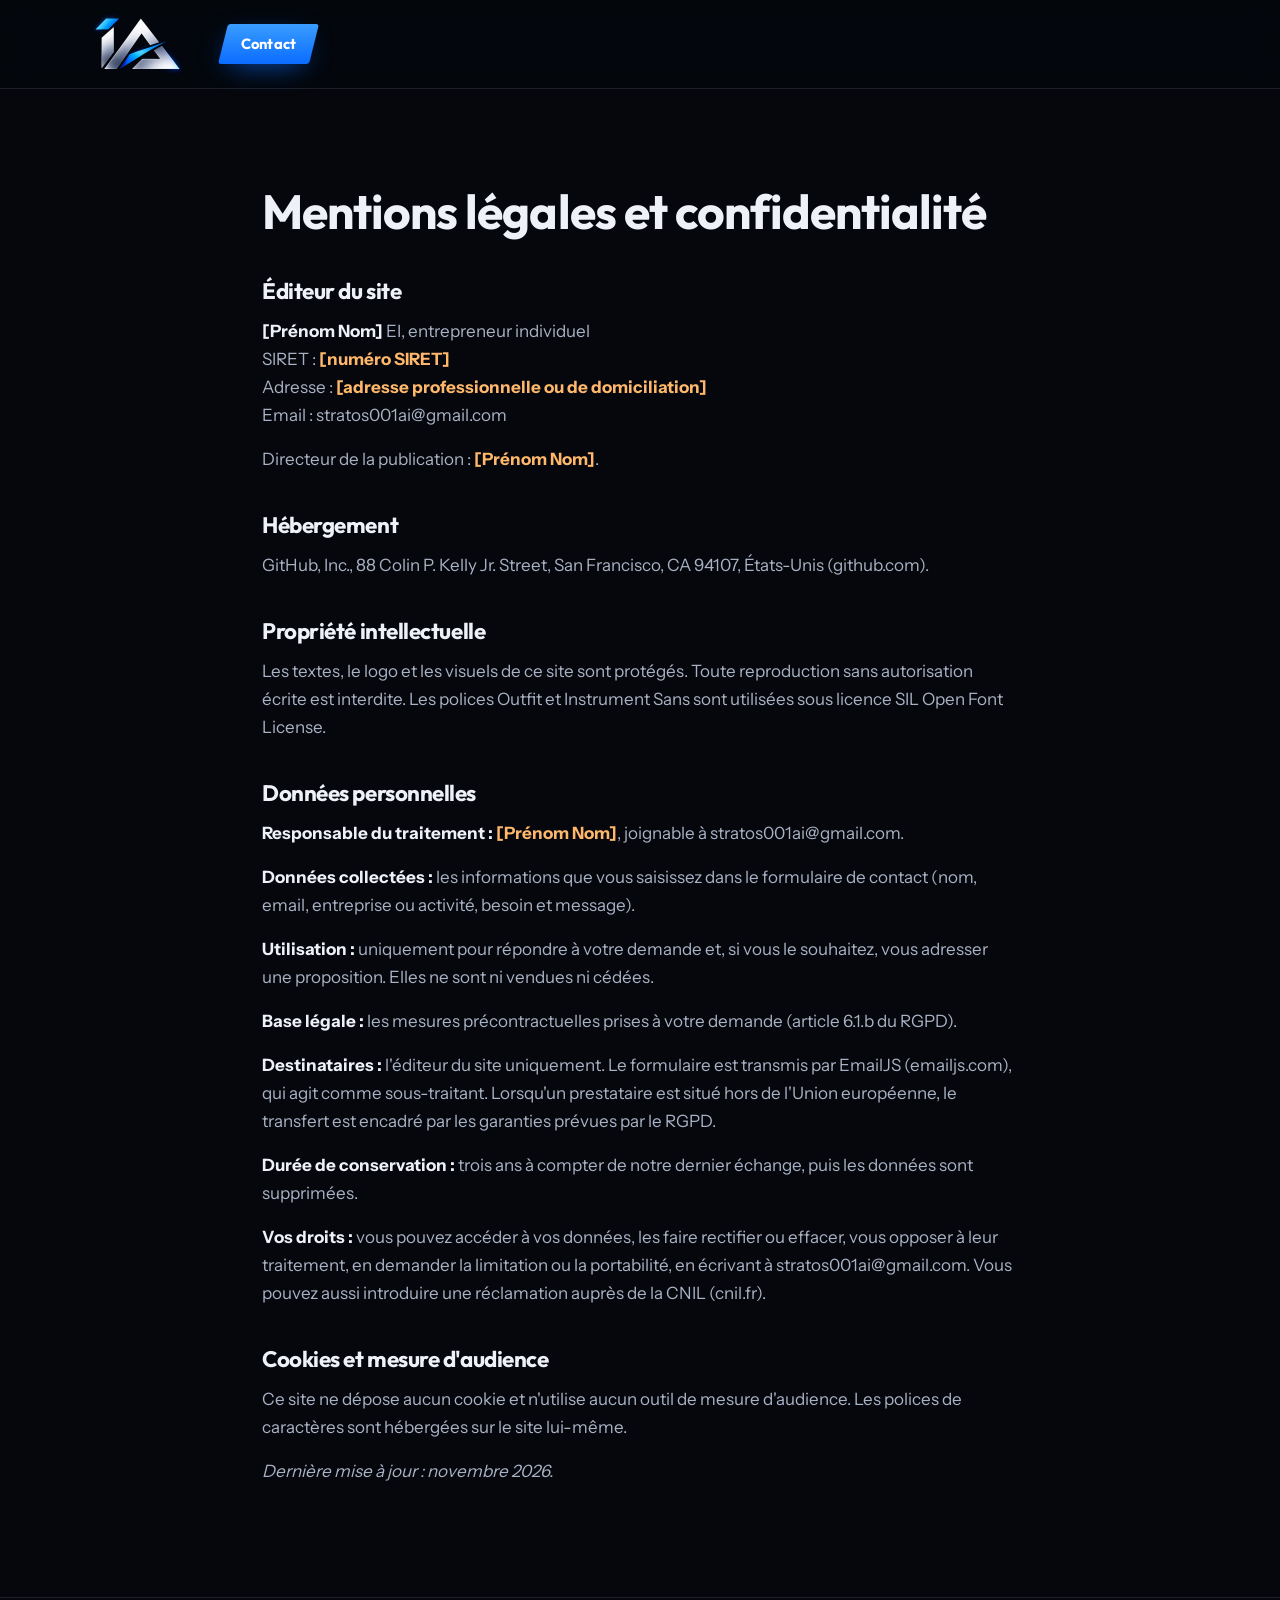
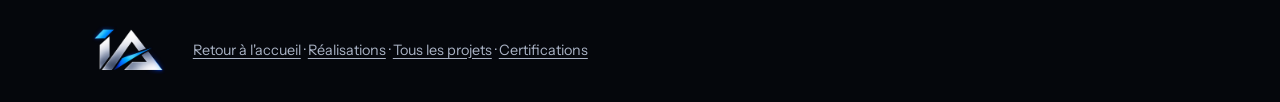
<file: mentions-legales.html>
<!doctype html>
<html lang="fr">
<head>
  <meta charset="utf-8">
  <meta name="viewport" content="width=device-width, initial-scale=1">
  <title>Mentions légales et confidentialité</title>
  <meta name="robots" content="noindex">
  <meta name="theme-color" content="#05070c">
  <link rel="icon" type="image/png" sizes="32x32" href="assets/img/favicon-32.png">
  <link rel="stylesheet" href="assets/css/style.css">
</head>
<body>
  <!-- Remplacez chaque élément entre crochets (affiché en orange) par vos informations. -->
  <header class="entete">
    <div class="conteneur entete__barre">
      <a class="entete__logo" href="index.html" aria-label="Retour à l'accueil">
        <img src="assets/img/logo.png" alt="" width="364" height="240">
      </a>
      <a class="bouton bouton--petit" href="index.html#contact">Contact</a>
    </div>
  </header>

  <main class="page-texte">
    <div class="conteneur conteneur--etroit">
      <h1>Mentions légales et confidentialité</h1>

      <h2>Éditeur du site</h2>
      <p>
        <strong class="a-completer">[Prénom Nom]</strong> EI, entrepreneur individuel<br>
        SIRET : <span class="a-completer">[numéro SIRET]</span><br>
        Adresse : <span class="a-completer">[adresse professionnelle ou de domiciliation]</span><br>
        Email : stratos001ai@gmail.com
      </p>
      <p>Directeur de la publication : <span class="a-completer">[Prénom Nom]</span>.</p>

      <h2>Hébergement</h2>
      <p>GitHub, Inc., 88 Colin P. Kelly Jr. Street, San Francisco, CA 94107, États-Unis (github.com).</p>

      <h2>Propriété intellectuelle</h2>
      <p>Les textes, le logo et les visuels de ce site sont protégés. Toute reproduction sans autorisation écrite est interdite. Les polices Outfit et Instrument Sans sont utilisées sous licence SIL Open Font License.</p>

      <h2 id="donnees">Données personnelles</h2>
      <p><strong>Responsable du traitement :</strong> <span class="a-completer">[Prénom Nom]</span>, joignable à stratos001ai@gmail.com.</p>
      <p><strong>Données collectées :</strong> les informations que vous saisissez dans le formulaire de contact (nom, email, entreprise ou activité, besoin et message).</p>
      <p><strong>Utilisation :</strong> uniquement pour répondre à votre demande et, si vous le souhaitez, vous adresser une proposition. Elles ne sont ni vendues ni cédées.</p>
      <p><strong>Base légale :</strong> les mesures précontractuelles prises à votre demande (article 6.1.b du RGPD).</p>
      <p><strong>Destinataires :</strong> l'éditeur du site uniquement. Le formulaire est transmis par EmailJS (emailjs.com), qui agit comme sous-traitant. Lorsqu'un prestataire est situé hors de l'Union européenne, le transfert est encadré par les garanties prévues par le RGPD.</p>
      <p><strong>Durée de conservation :</strong> trois ans à compter de notre dernier échange, puis les données sont supprimées.</p>
      <p><strong>Vos droits :</strong> vous pouvez accéder à vos données, les faire rectifier ou effacer, vous opposer à leur traitement, en demander la limitation ou la portabilité, en écrivant à stratos001ai@gmail.com. Vous pouvez aussi introduire une réclamation auprès de la CNIL (cnil.fr).</p>

      <h2>Cookies et mesure d'audience</h2>
      <p>Ce site ne dépose aucun cookie et n'utilise aucun outil de mesure d'audience. Les polices de caractères sont hébergées sur le site lui-même.</p>

      <p><em>Dernière mise à jour : novembre 2026.</em></p>
    </div>
  </main>

  <footer class="pied">
    <div class="conteneur pied__barre">
      <img src="assets/img/logo.png" alt="" width="364" height="240" class="pied__logo">
      <p><a href="index.html">Retour à l'accueil</a> · <a href="realisations.html">Réalisations</a> · <a href="projets.html">Tous les projets</a> · <a href="certifications.html">Certifications</a></p>
    </div>
  </footer>
</body>
</html>
</file>
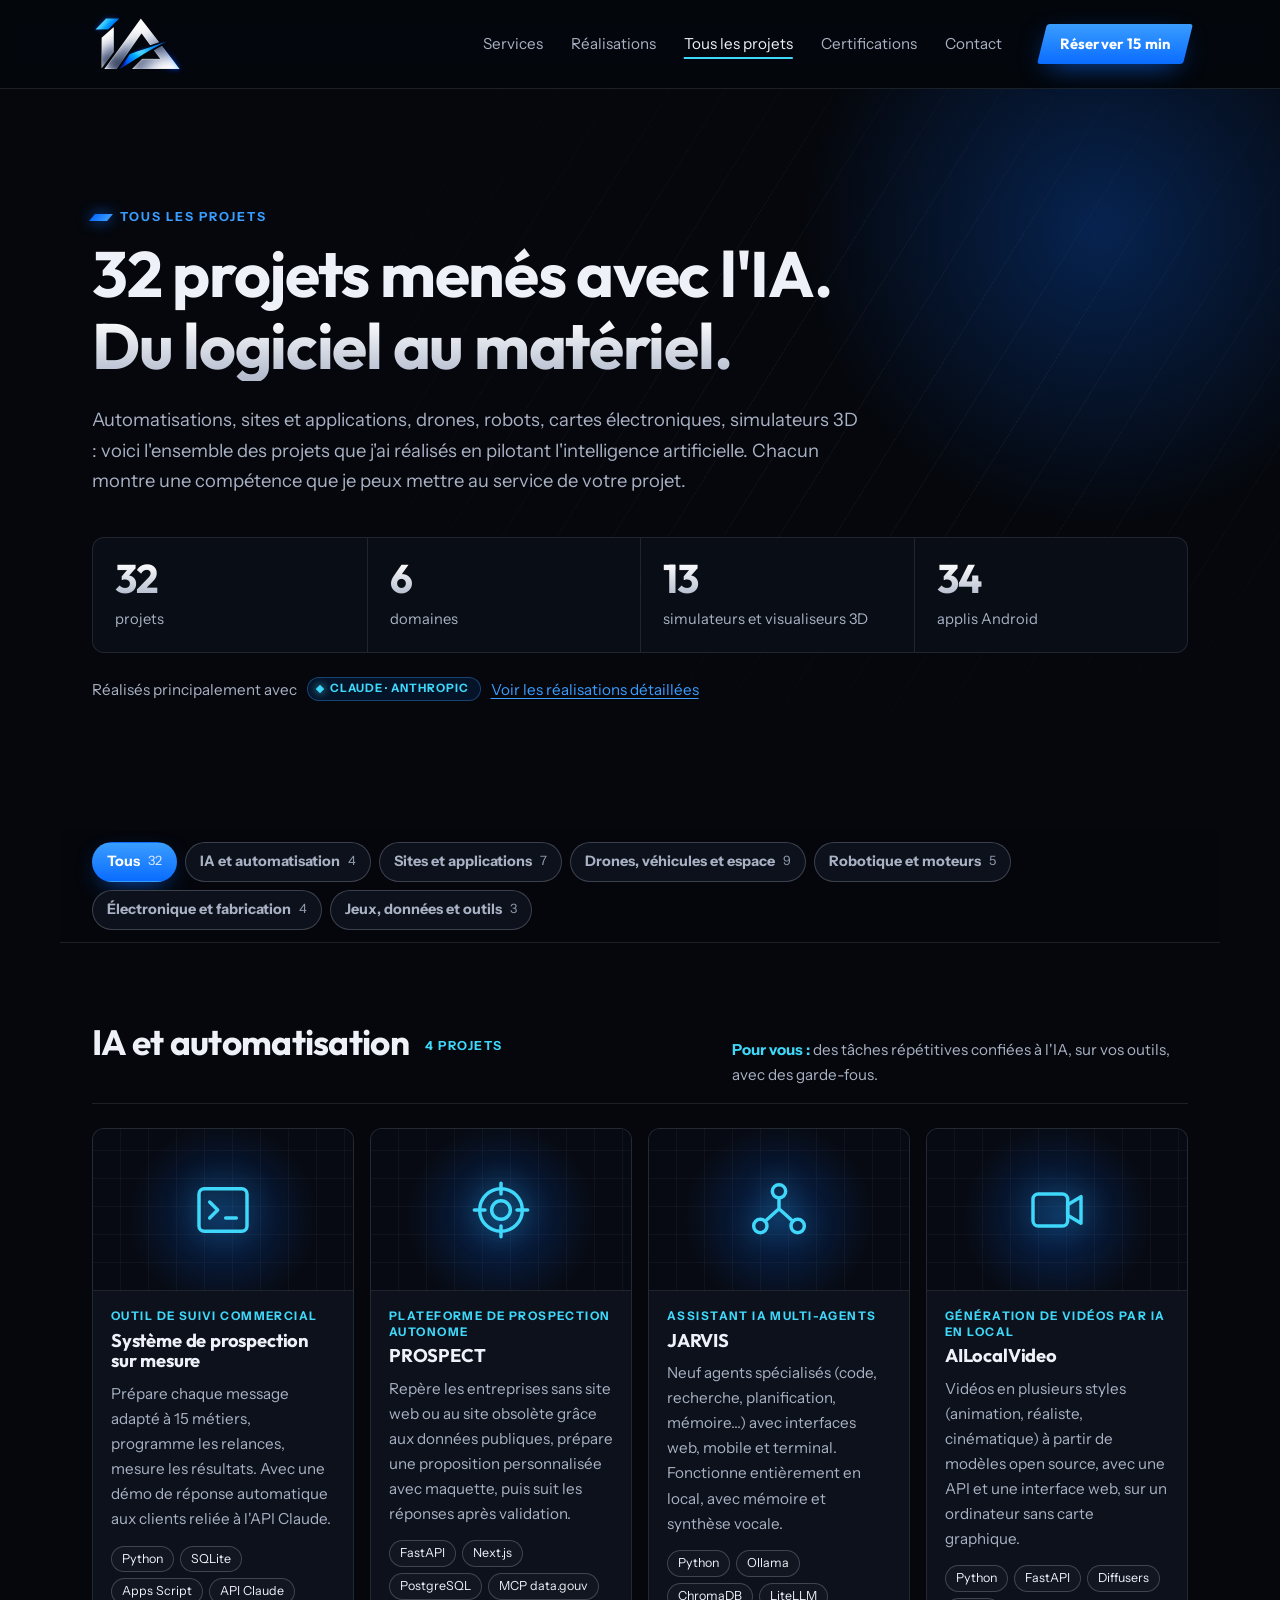
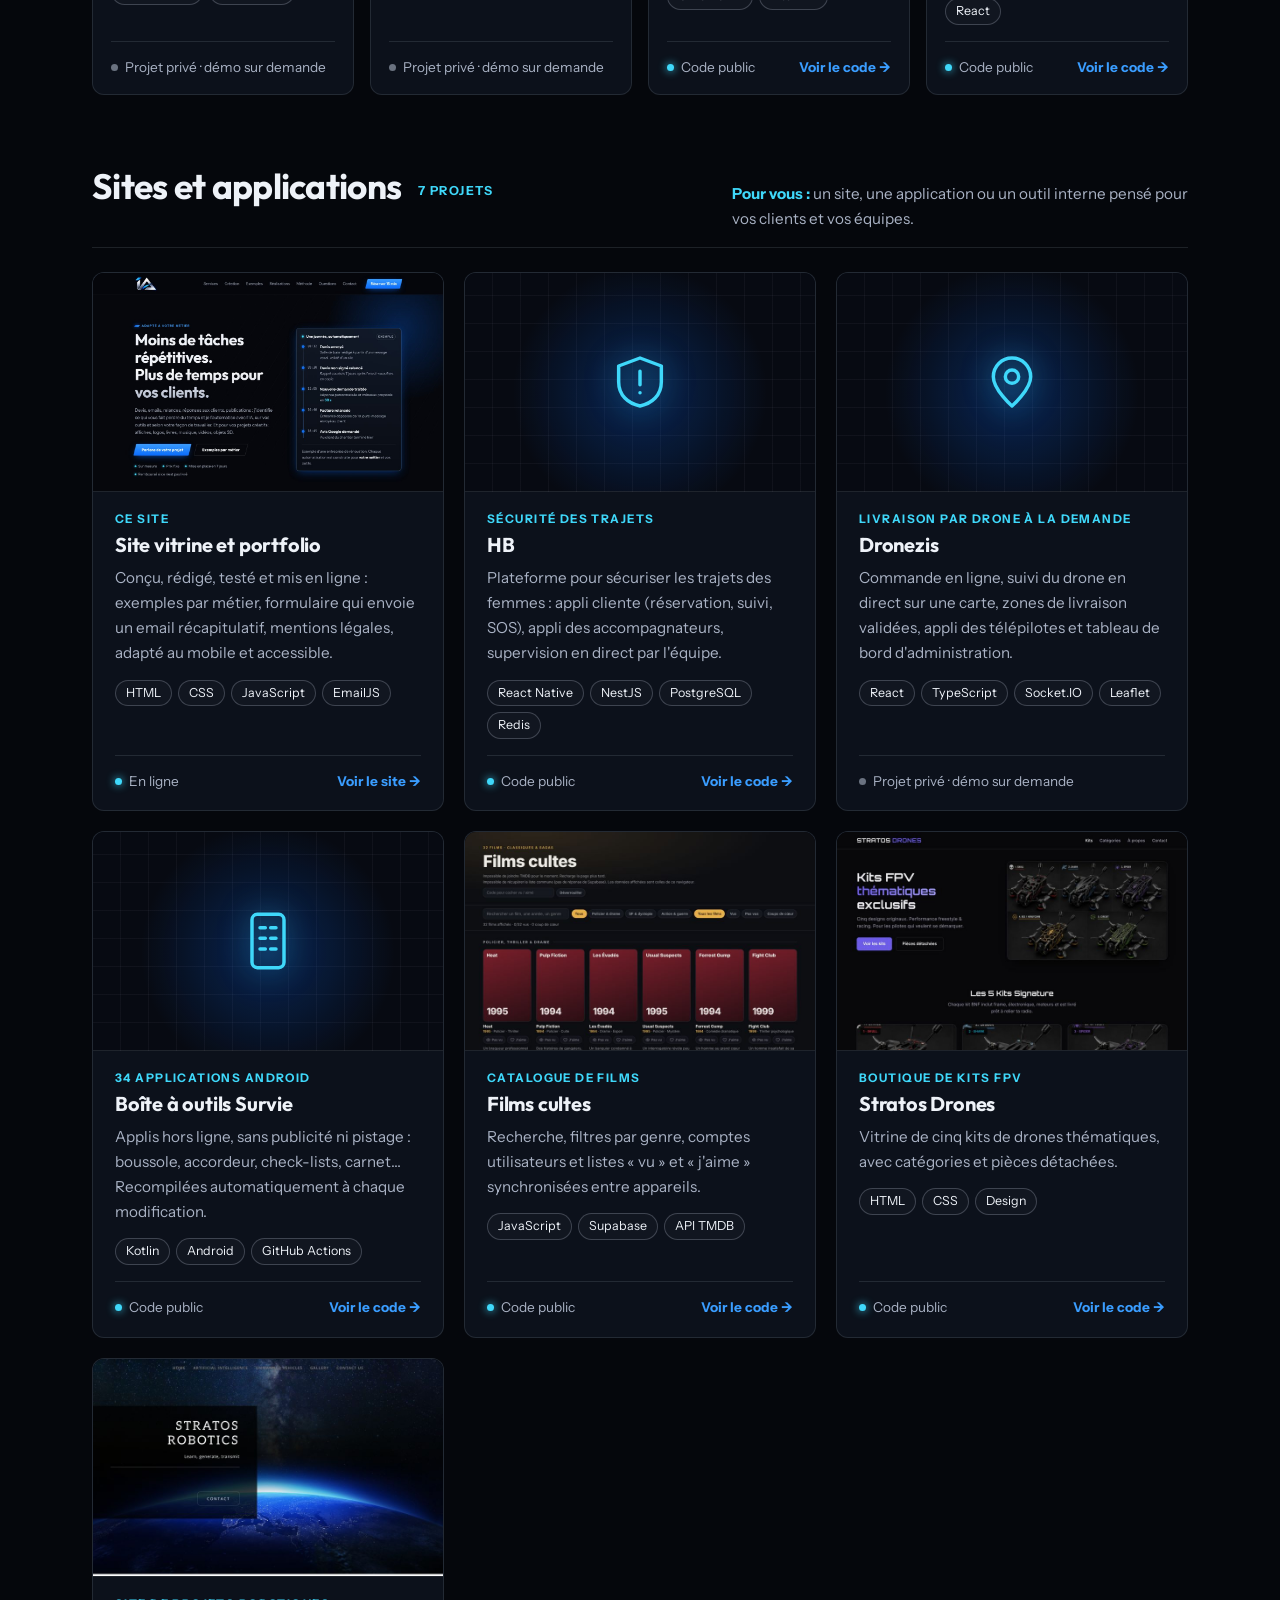
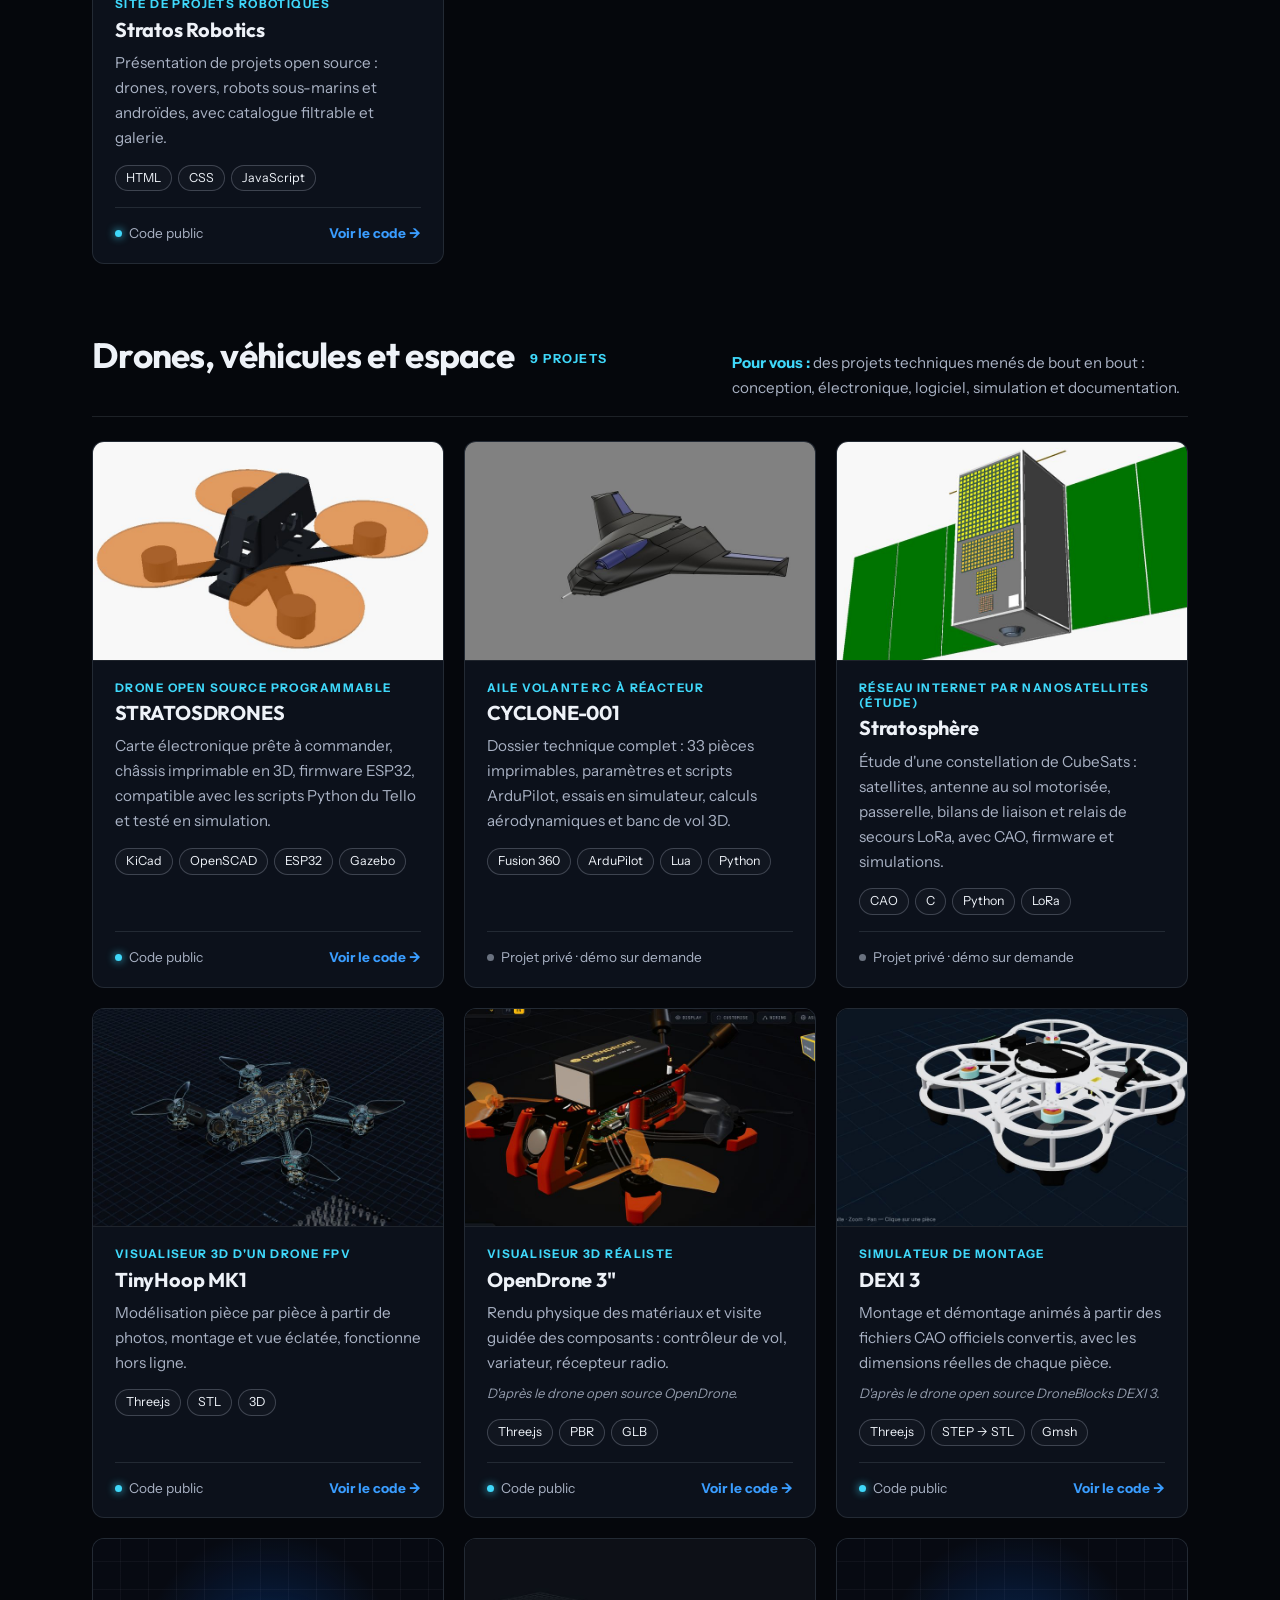
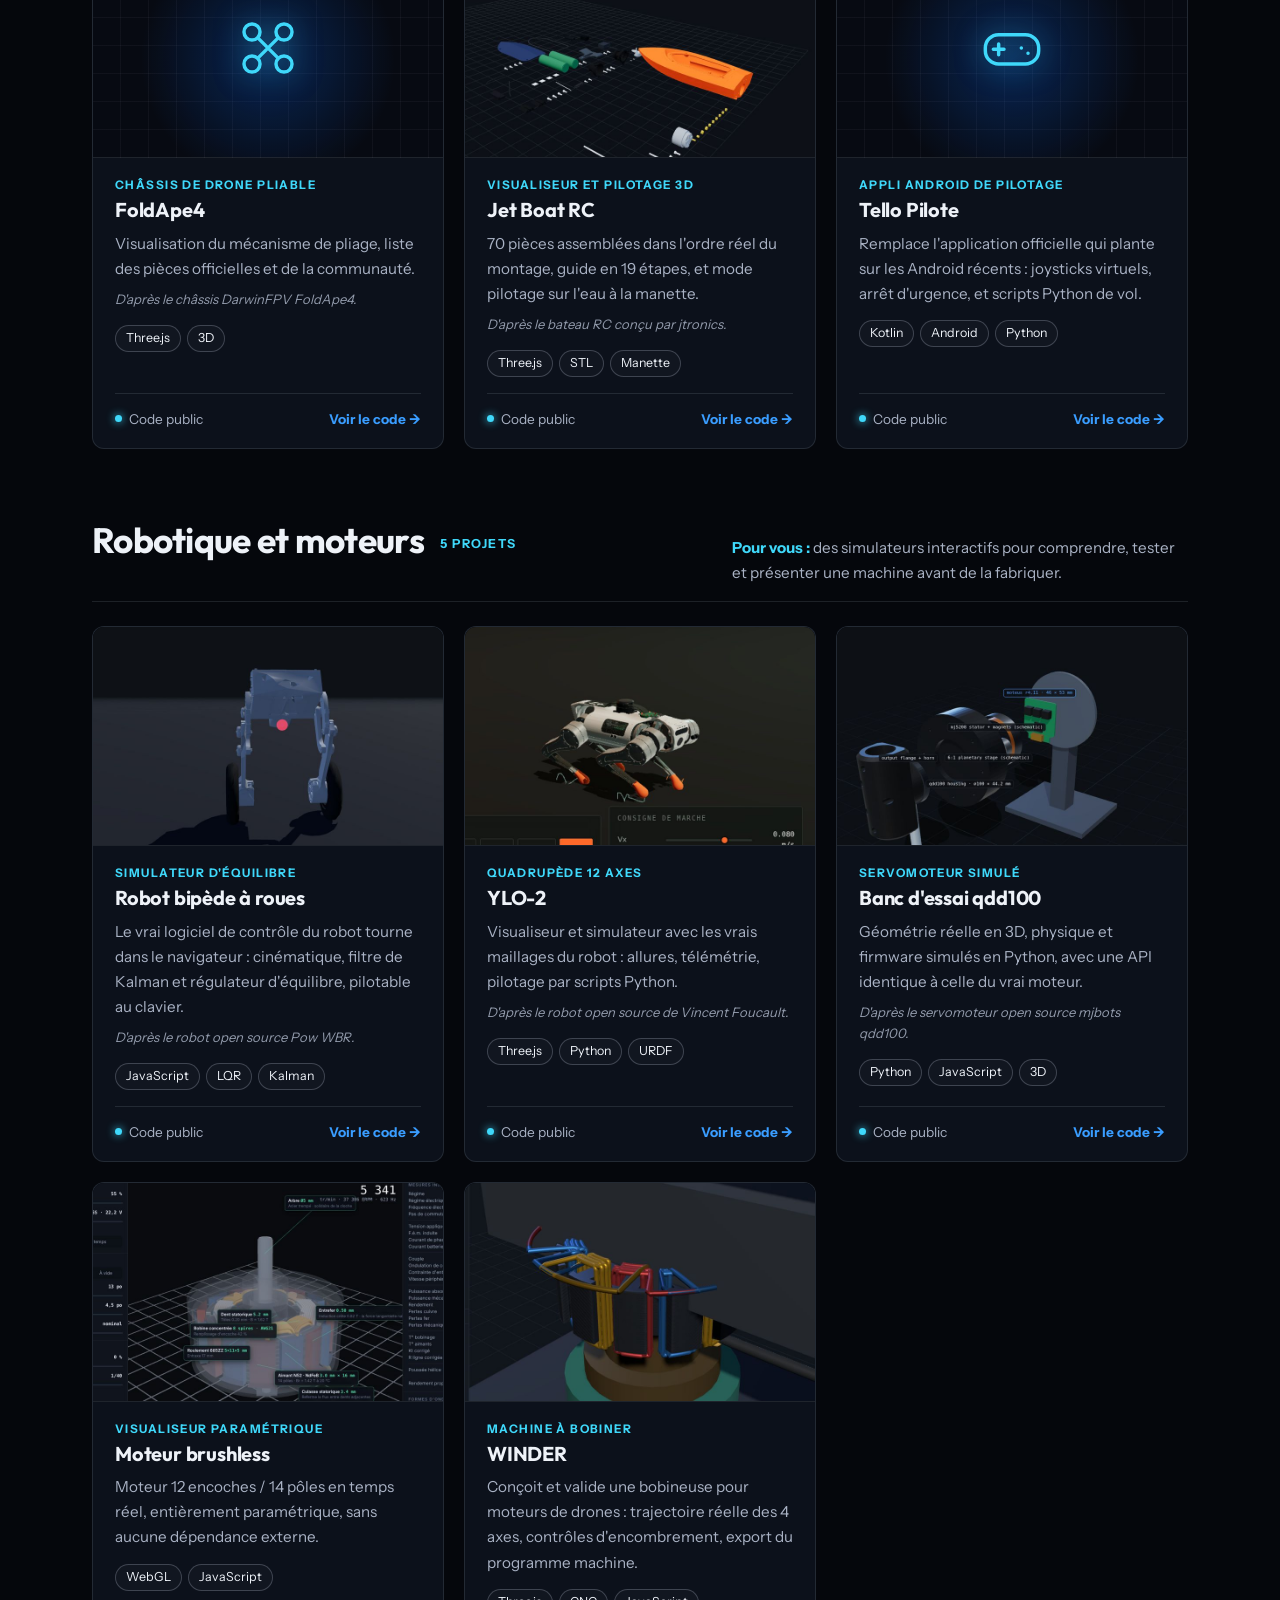
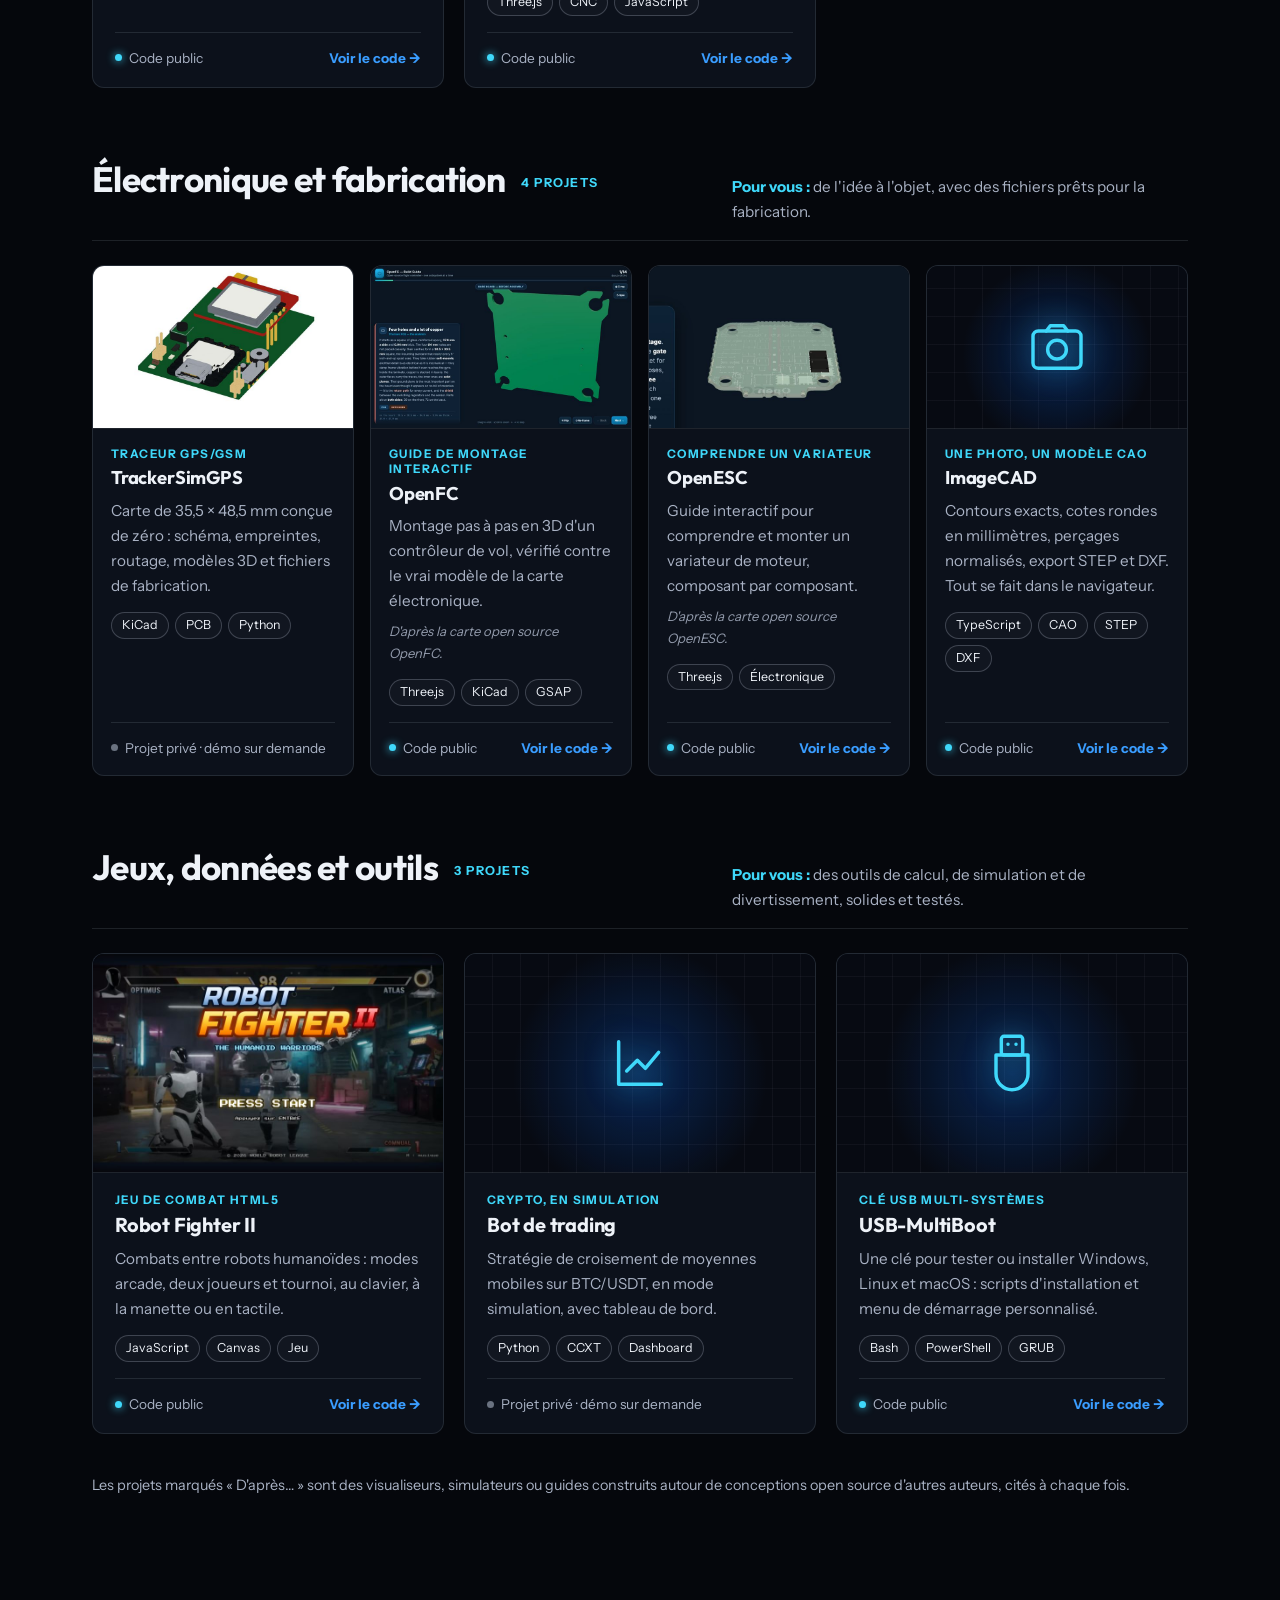
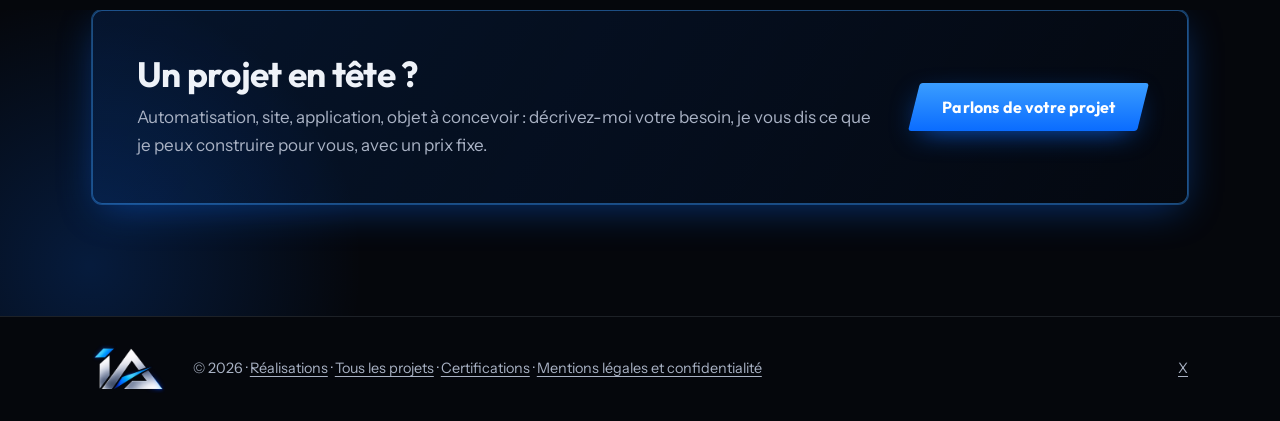
<file: projets.html>
<!doctype html>
<html lang="fr">
<head>
  <meta charset="utf-8">
  <meta name="viewport" content="width=device-width, initial-scale=1">
  <title>Tous les projets : IA, applications, drones, robotique</title>
  <meta name="description" content="32 projets conçus en pilotant l'IA : automatisations, sites et applications, drones, robotique, électronique, simulateurs 3D. Ce que chacun peut apporter à votre projet.">
  <meta name="theme-color" content="#05070c">
  <meta property="og:type" content="website">
  <meta property="og:locale" content="fr_FR">
  <meta property="og:title" content="Tous les projets : IA, applications, drones, robotique">
  <meta property="og:description" content="32 projets conçus en pilotant l'IA, du logiciel au matériel.">
  <meta property="og:url" content="https://equationstratos.github.io/STRATOS001AI/projets.html">
  <meta property="og:image" content="https://equationstratos.github.io/STRATOS001AI/assets/img/apercu.png">
  <meta name="twitter:card" content="summary_large_image">
  <link rel="icon" type="image/png" sizes="32x32" href="assets/img/favicon-32.png">
  <link rel="apple-touch-icon" href="assets/img/apple-touch-icon.png">
  <link rel="preload" href="assets/fonts/Outfit-Bold.woff2" as="font" type="font/woff2" crossorigin>
  <link rel="preload" href="assets/fonts/InstrumentSans-Regular.woff2" as="font" type="font/woff2" crossorigin>
  <link rel="stylesheet" href="assets/css/style.css">
</head>
<body>
  <a class="lien-evitement" href="#contenu">Aller au contenu</a>

  <header class="entete">
    <div class="conteneur entete__barre">
      <a class="entete__logo" href="index.html" aria-label="Retour à l'accueil">
        <img src="assets/img/logo.png" alt="" width="364" height="240">
      </a>
      <nav class="entete__nav" aria-label="Navigation principale">
        <a href="index.html#services">Services</a>
        <a href="realisations.html">Réalisations</a>
        <a href="projets.html" aria-current="page">Tous les projets</a>
        <a href="certifications.html">Certifications</a>
        <a href="index.html#contact">Contact</a>
      </nav>
      <a class="bouton bouton--petit" href="index.html#contact" data-rdv>Réserver 15 min</a>
    </div>
  </header>

  <main id="contenu">
    <!-- ───────── Introduction ───────── -->
    <section class="hero pf-hero">
      <div class="conteneur">
        <p class="surtitre">Tous les projets</p>
        <h1>32 projets menés avec l'IA. <span class="argent">Du logiciel au matériel.</span></h1>
        <p class="hero__intro">Automatisations, sites et applications, drones, robots, cartes électroniques, simulateurs 3D : voici l'ensemble des projets que j'ai réalisés en pilotant l'intelligence artificielle. Chacun montre une compétence que je peux mettre au service de votre projet.</p>
        <ul class="pf-chiffres" aria-label="Quelques chiffres">
          <li><strong>32</strong><span>projets</span></li>
          <li><strong>6</strong><span>domaines</span></li>
          <li><strong>13</strong><span>simulateurs et visualiseurs 3D</span></li>
          <li><strong>34</strong><span>applis Android</span></li>
        </ul>
        <p class="pf-outils">Réalisés principalement avec <span class="pf-badge">Claude · Anthropic</span> <a href="realisations.html">Voir les réalisations détaillées</a></p>
      </div>
    </section>

    <!-- ───────── Projets ─────────
         Pour ajouter un projet : copier un bloc <article class="pj-carte"> … </article> dans le bon domaine,
         puis changer l'image (assets/img/projets/, format 800 × 500), les textes, les étiquettes et le lien.
         Penser à mettre à jour le nombre de projets du domaine, le filtre « Tous » et les chiffres du haut. -->
    <div class="section pj-projets">
      <div class="conteneur">
        <div class="pj-filtres" data-filtres hidden>
          <p class="visuellement-cache" id="filtres-libelle">Filtrer par domaine</p>
          <div class="pj-filtres__liste" role="group" aria-labelledby="filtres-libelle">
            <button type="button" class="pj-filtre" data-filtre="tous" aria-pressed="true">Tous <span>32</span></button>
            <button type="button" class="pj-filtre" data-filtre="ia" aria-pressed="false">IA et automatisation <span>4</span></button>
            <button type="button" class="pj-filtre" data-filtre="web" aria-pressed="false">Sites et applications <span>7</span></button>
            <button type="button" class="pj-filtre" data-filtre="drones" aria-pressed="false">Drones, véhicules et espace <span>9</span></button>
            <button type="button" class="pj-filtre" data-filtre="robotique" aria-pressed="false">Robotique et moteurs <span>5</span></button>
            <button type="button" class="pj-filtre" data-filtre="electronique" aria-pressed="false">Électronique et fabrication <span>4</span></button>
            <button type="button" class="pj-filtre" data-filtre="divers" aria-pressed="false">Jeux, données et outils <span>3</span></button>
          </div>
        </div>

        <!-- ───────── IA et automatisation ───────── -->
        <section class="pj-domaine" data-domaine="ia" aria-labelledby="dom-ia">
          <div class="pj-domaine__entete">
            <h2 id="dom-ia">IA et automatisation <span class="pj-domaine__nombre">4 projets</span></h2>
            <p><strong>Pour vous :</strong> des tâches répétitives confiées à l&#x27;IA, sur vos outils, avec des garde-fous.</p>
          </div>
          <div class="pj-grille pj-grille--4">
            <article class="pj-carte">
              <div class="pj-carte__visuel pj-carte__visuel--icone" aria-hidden="true"><svg viewBox="0 0 24 24"><rect x="3" y="4" width="18" height="16" rx="2"/><path d="m7 9 3 3-3 3M13 15h4"/></svg></div>
              <div class="pj-carte__corps">
                <p class="pj-carte__type">Outil de suivi commercial</p>
                <h3>Système de prospection sur mesure</h3>
                <p>Prépare chaque message adapté à 15 métiers, programme les relances, mesure les résultats. Avec une démo de réponse automatique aux clients reliée à l&#x27;API Claude.</p>
                <ul class="pj-tags"><li>Python</li><li>SQLite</li><li>Apps Script</li><li>API Claude</li></ul>
                <p class="pj-carte__pied"><span class="pj-statut">Projet privé · démo sur demande</span></p>
              </div>
            </article>
            <article class="pj-carte">
              <div class="pj-carte__visuel pj-carte__visuel--icone" aria-hidden="true"><svg viewBox="0 0 24 24"><circle cx="12" cy="12" r="8"/><circle cx="12" cy="12" r="3.5"/><path d="M12 2v4M12 18v4M2 12h4M18 12h4"/></svg></div>
              <div class="pj-carte__corps">
                <p class="pj-carte__type">Plateforme de prospection autonome</p>
                <h3>PROSPECT</h3>
                <p>Repère les entreprises sans site web ou au site obsolète grâce aux données publiques, prépare une proposition personnalisée avec maquette, puis suit les réponses après validation.</p>
                <ul class="pj-tags"><li>FastAPI</li><li>Next.js</li><li>PostgreSQL</li><li>MCP data.gouv</li></ul>
                <p class="pj-carte__pied"><span class="pj-statut">Projet privé · démo sur demande</span></p>
              </div>
            </article>
            <article class="pj-carte">
              <div class="pj-carte__visuel pj-carte__visuel--icone" aria-hidden="true"><svg viewBox="0 0 24 24"><circle cx="12" cy="5" r="2.5"/><circle cx="5" cy="18" r="2.5"/><circle cx="19" cy="18" r="2.5"/><path d="M12 7.5v4M12 11.5 6.8 16.2M12 11.5l5.2 4.7"/></svg></div>
              <div class="pj-carte__corps">
                <p class="pj-carte__type">Assistant IA multi-agents</p>
                <h3>JARVIS</h3>
                <p>Neuf agents spécialisés (code, recherche, planification, mémoire…) avec interfaces web, mobile et terminal. Fonctionne entièrement en local, avec mémoire et synthèse vocale.</p>
                <ul class="pj-tags"><li>Python</li><li>Ollama</li><li>ChromaDB</li><li>LiteLLM</li></ul>
                <p class="pj-carte__pied"><span class="pj-statut pj-statut--public">Code public</span><a href="https://github.com/equationstratos/JARVIS-V1.0" target="_blank" rel="noopener">Voir le code<span class="visuellement-cache"> de JARVIS (nouvel onglet)</span></a></p>
              </div>
            </article>
            <article class="pj-carte">
              <div class="pj-carte__visuel pj-carte__visuel--icone" aria-hidden="true"><svg viewBox="0 0 24 24"><rect x="3" y="6" width="13" height="12" rx="2"/><path d="m16 10 5-3v10l-5-3z"/></svg></div>
              <div class="pj-carte__corps">
                <p class="pj-carte__type">Génération de vidéos par IA en local</p>
                <h3>AILocalVideo</h3>
                <p>Vidéos en plusieurs styles (animation, réaliste, cinématique) à partir de modèles open source, avec une API et une interface web, sur un ordinateur sans carte graphique.</p>
                <ul class="pj-tags"><li>Python</li><li>FastAPI</li><li>Diffusers</li><li>React</li></ul>
                <p class="pj-carte__pied"><span class="pj-statut pj-statut--public">Code public</span><a href="https://github.com/equationstratos/AILocalVideo" target="_blank" rel="noopener">Voir le code<span class="visuellement-cache"> de AILocalVideo (nouvel onglet)</span></a></p>
              </div>
            </article>
          </div>
        </section>

        <!-- ───────── Sites et applications ───────── -->
        <section class="pj-domaine" data-domaine="web" aria-labelledby="dom-web">
          <div class="pj-domaine__entete">
            <h2 id="dom-web">Sites et applications <span class="pj-domaine__nombre">7 projets</span></h2>
            <p><strong>Pour vous :</strong> un site, une application ou un outil interne pensé pour vos clients et vos équipes.</p>
          </div>
          <div class="pj-grille">
            <article class="pj-carte">
              <div class="pj-carte__visuel"><img src="assets/img/realisations/site.jpg" alt="" width="800" height="500" loading="lazy"></div>
              <div class="pj-carte__corps">
                <p class="pj-carte__type">Ce site</p>
                <h3>Site vitrine et portfolio</h3>
                <p>Conçu, rédigé, testé et mis en ligne : exemples par métier, formulaire qui envoie un email récapitulatif, mentions légales, adapté au mobile et accessible.</p>
                <ul class="pj-tags"><li>HTML</li><li>CSS</li><li>JavaScript</li><li>EmailJS</li></ul>
                <p class="pj-carte__pied"><span class="pj-statut pj-statut--public">En ligne</span><a href="index.html">Voir le site</a></p>
              </div>
            </article>
            <article class="pj-carte">
              <div class="pj-carte__visuel pj-carte__visuel--icone" aria-hidden="true"><svg viewBox="0 0 24 24"><path d="M12 3 4 6v6c0 5 3.5 8 8 9 4.5-1 8-4 8-9V6z"/><path d="M12 8v5M12 16h.01"/></svg></div>
              <div class="pj-carte__corps">
                <p class="pj-carte__type">Sécurité des trajets</p>
                <h3>HB</h3>
                <p>Plateforme pour sécuriser les trajets des femmes : appli cliente (réservation, suivi, SOS), appli des accompagnateurs, supervision en direct par l&#x27;équipe.</p>
                <ul class="pj-tags"><li>React Native</li><li>NestJS</li><li>PostgreSQL</li><li>Redis</li></ul>
                <p class="pj-carte__pied"><span class="pj-statut pj-statut--public">Code public</span><a href="https://github.com/equationstratos/HB" target="_blank" rel="noopener">Voir le code<span class="visuellement-cache"> de HB (nouvel onglet)</span></a></p>
              </div>
            </article>
            <article class="pj-carte">
              <div class="pj-carte__visuel pj-carte__visuel--icone" aria-hidden="true"><svg viewBox="0 0 24 24"><path d="M12 21s-7-6.2-7-11a7 7 0 0 1 14 0c0 4.8-7 11-7 11z"/><circle cx="12" cy="10" r="2.5"/></svg></div>
              <div class="pj-carte__corps">
                <p class="pj-carte__type">Livraison par drone à la demande</p>
                <h3>Dronezis</h3>
                <p>Commande en ligne, suivi du drone en direct sur une carte, zones de livraison validées, appli des télépilotes et tableau de bord d&#x27;administration.</p>
                <ul class="pj-tags"><li>React</li><li>TypeScript</li><li>Socket.IO</li><li>Leaflet</li></ul>
                <p class="pj-carte__pied"><span class="pj-statut">Projet privé · démo sur demande</span></p>
              </div>
            </article>
            <article class="pj-carte">
              <div class="pj-carte__visuel pj-carte__visuel--icone" aria-hidden="true"><svg viewBox="0 0 24 24"><rect x="6" y="2" width="12" height="20" rx="2"/><path d="M9 7h2M13 7h2M9 11h2M13 11h2M9 15h2M13 15h2"/></svg></div>
              <div class="pj-carte__corps">
                <p class="pj-carte__type">34 applications Android</p>
                <h3>Boîte à outils Survie</h3>
                <p>Applis hors ligne, sans publicité ni pistage : boussole, accordeur, check-lists, carnet… Recompilées automatiquement à chaque modification.</p>
                <ul class="pj-tags"><li>Kotlin</li><li>Android</li><li>GitHub Actions</li></ul>
                <p class="pj-carte__pied"><span class="pj-statut pj-statut--public">Code public</span><a href="https://github.com/equationstratos/APPS" target="_blank" rel="noopener">Voir le code<span class="visuellement-cache"> de Boîte à outils Survie (nouvel onglet)</span></a></p>
              </div>
            </article>
            <article class="pj-carte">
              <div class="pj-carte__visuel"><img src="assets/img/projets/movies1.jpg" alt="" width="800" height="500" loading="lazy"></div>
              <div class="pj-carte__corps">
                <p class="pj-carte__type">Catalogue de films</p>
                <h3>Films cultes</h3>
                <p>Recherche, filtres par genre, comptes utilisateurs et listes « vu » et « j&#x27;aime » synchronisées entre appareils.</p>
                <ul class="pj-tags"><li>JavaScript</li><li>Supabase</li><li>API TMDB</li></ul>
                <p class="pj-carte__pied"><span class="pj-statut pj-statut--public">Code public</span><a href="https://github.com/equationstratos/MOVIES1" target="_blank" rel="noopener">Voir le code<span class="visuellement-cache"> de Films cultes (nouvel onglet)</span></a></p>
              </div>
            </article>
            <article class="pj-carte">
              <div class="pj-carte__visuel"><img src="assets/img/projets/droneshop.jpg" alt="" width="800" height="500" loading="lazy"></div>
              <div class="pj-carte__corps">
                <p class="pj-carte__type">Boutique de kits FPV</p>
                <h3>Stratos Drones</h3>
                <p>Vitrine de cinq kits de drones thématiques, avec catégories et pièces détachées.</p>
                <ul class="pj-tags"><li>HTML</li><li>CSS</li><li>Design</li></ul>
                <p class="pj-carte__pied"><span class="pj-statut pj-statut--public">Code public</span><a href="https://github.com/equationstratos/DroneShop" target="_blank" rel="noopener">Voir le code<span class="visuellement-cache"> de Stratos Drones (nouvel onglet)</span></a></p>
              </div>
            </article>
            <article class="pj-carte">
              <div class="pj-carte__visuel"><img src="assets/img/projets/stratosrobotics.jpg" alt="" width="800" height="500" loading="lazy"></div>
              <div class="pj-carte__corps">
                <p class="pj-carte__type">Site de projets robotiques</p>
                <h3>Stratos Robotics</h3>
                <p>Présentation de projets open source : drones, rovers, robots sous-marins et androïdes, avec catalogue filtrable et galerie.</p>
                <ul class="pj-tags"><li>HTML</li><li>CSS</li><li>JavaScript</li></ul>
                <p class="pj-carte__pied"><span class="pj-statut pj-statut--public">Code public</span><a href="https://github.com/equationstratos/STRATOSROBOTICS" target="_blank" rel="noopener">Voir le code<span class="visuellement-cache"> de Stratos Robotics (nouvel onglet)</span></a></p>
              </div>
            </article>
          </div>
        </section>

        <!-- ───────── Drones, véhicules et espace ───────── -->
        <section class="pj-domaine" data-domaine="drones" aria-labelledby="dom-drones">
          <div class="pj-domaine__entete">
            <h2 id="dom-drones">Drones, véhicules et espace <span class="pj-domaine__nombre">9 projets</span></h2>
            <p><strong>Pour vous :</strong> des projets techniques menés de bout en bout : conception, électronique, logiciel, simulation et documentation.</p>
          </div>
          <div class="pj-grille">
            <article class="pj-carte">
              <div class="pj-carte__visuel"><img src="assets/img/projets/stratosdrones.jpg" alt="" width="800" height="500" loading="lazy"></div>
              <div class="pj-carte__corps">
                <p class="pj-carte__type">Drone open source programmable</p>
                <h3>STRATOSDRONES</h3>
                <p>Carte électronique prête à commander, châssis imprimable en 3D, firmware ESP32, compatible avec les scripts Python du Tello et testé en simulation.</p>
                <ul class="pj-tags"><li>KiCad</li><li>OpenSCAD</li><li>ESP32</li><li>Gazebo</li></ul>
                <p class="pj-carte__pied"><span class="pj-statut pj-statut--public">Code public</span><a href="https://github.com/equationstratos/STRATOSDRONES" target="_blank" rel="noopener">Voir le code<span class="visuellement-cache"> de STRATOSDRONES (nouvel onglet)</span></a></p>
              </div>
            </article>
            <article class="pj-carte">
              <div class="pj-carte__visuel"><img src="assets/img/projets/cyclone.jpg" alt="" width="800" height="500" loading="lazy"></div>
              <div class="pj-carte__corps">
                <p class="pj-carte__type">Aile volante RC à réacteur</p>
                <h3>CYCLONE-001</h3>
                <p>Dossier technique complet : 33 pièces imprimables, paramètres et scripts ArduPilot, essais en simulateur, calculs aérodynamiques et banc de vol 3D.</p>
                <ul class="pj-tags"><li>Fusion 360</li><li>ArduPilot</li><li>Lua</li><li>Python</li></ul>
                <p class="pj-carte__pied"><span class="pj-statut">Projet privé · démo sur demande</span></p>
              </div>
            </article>
            <article class="pj-carte">
              <div class="pj-carte__visuel"><img src="assets/img/projets/stratlink.jpg" alt="" width="800" height="500" loading="lazy"></div>
              <div class="pj-carte__corps">
                <p class="pj-carte__type">Réseau Internet par nanosatellites (étude)</p>
                <h3>Stratosphère</h3>
                <p>Étude d&#x27;une constellation de CubeSats : satellites, antenne au sol motorisée, passerelle, bilans de liaison et relais de secours LoRa, avec CAO, firmware et simulations.</p>
                <ul class="pj-tags"><li>CAO</li><li>C</li><li>Python</li><li>LoRa</li></ul>
                <p class="pj-carte__pied"><span class="pj-statut">Projet privé · démo sur demande</span></p>
              </div>
            </article>
            <article class="pj-carte">
              <div class="pj-carte__visuel"><img src="assets/img/projets/oa35.jpg" alt="" width="800" height="500" loading="lazy"></div>
              <div class="pj-carte__corps">
                <p class="pj-carte__type">Visualiseur 3D d&#x27;un drone FPV</p>
                <h3>TinyHoop MK1</h3>
                <p>Modélisation pièce par pièce à partir de photos, montage et vue éclatée, fonctionne hors ligne.</p>
                <ul class="pj-tags"><li>Three.js</li><li>STL</li><li>3D</li></ul>
                <p class="pj-carte__pied"><span class="pj-statut pj-statut--public">Code public</span><a href="https://github.com/equationstratos/OA35" target="_blank" rel="noopener">Voir le code<span class="visuellement-cache"> de TinyHoop MK1 (nouvel onglet)</span></a></p>
              </div>
            </article>
            <article class="pj-carte">
              <div class="pj-carte__visuel"><img src="assets/img/projets/opendrone.jpg" alt="" width="800" height="500" loading="lazy"></div>
              <div class="pj-carte__corps">
                <p class="pj-carte__type">Visualiseur 3D réaliste</p>
                <h3>OpenDrone 3&quot;</h3>
                <p>Rendu physique des matériaux et visite guidée des composants : contrôleur de vol, variateur, récepteur radio.</p>
                <p class="pj-carte__credit">D&#x27;après le drone open source OpenDrone.</p>
                <ul class="pj-tags"><li>Three.js</li><li>PBR</li><li>GLB</li></ul>
                <p class="pj-carte__pied"><span class="pj-statut pj-statut--public">Code public</span><a href="https://github.com/equationstratos/OPENDRONE" target="_blank" rel="noopener">Voir le code<span class="visuellement-cache"> de OpenDrone 3&quot; (nouvel onglet)</span></a></p>
              </div>
            </article>
            <article class="pj-carte">
              <div class="pj-carte__visuel"><img src="assets/img/projets/dexi3.jpg" alt="" width="800" height="500" loading="lazy"></div>
              <div class="pj-carte__corps">
                <p class="pj-carte__type">Simulateur de montage</p>
                <h3>DEXI 3</h3>
                <p>Montage et démontage animés à partir des fichiers CAO officiels convertis, avec les dimensions réelles de chaque pièce.</p>
                <p class="pj-carte__credit">D&#x27;après le drone open source DroneBlocks DEXI 3.</p>
                <ul class="pj-tags"><li>Three.js</li><li>STEP → STL</li><li>Gmsh</li></ul>
                <p class="pj-carte__pied"><span class="pj-statut pj-statut--public">Code public</span><a href="https://github.com/equationstratos/DEXI3" target="_blank" rel="noopener">Voir le code<span class="visuellement-cache"> de DEXI 3 (nouvel onglet)</span></a></p>
              </div>
            </article>
            <article class="pj-carte">
              <div class="pj-carte__visuel pj-carte__visuel--icone" aria-hidden="true"><svg viewBox="0 0 24 24"><circle cx="6" cy="6" r="3"/><circle cx="18" cy="6" r="3"/><circle cx="6" cy="18" r="3"/><circle cx="18" cy="18" r="3"/><path d="m8.2 8.2 7.6 7.6M15.8 8.2l-7.6 7.6"/></svg></div>
              <div class="pj-carte__corps">
                <p class="pj-carte__type">Châssis de drone pliable</p>
                <h3>FoldApe4</h3>
                <p>Visualisation du mécanisme de pliage, liste des pièces officielles et de la communauté.</p>
                <p class="pj-carte__credit">D&#x27;après le châssis DarwinFPV FoldApe4.</p>
                <ul class="pj-tags"><li>Three.js</li><li>3D</li></ul>
                <p class="pj-carte__pied"><span class="pj-statut pj-statut--public">Code public</span><a href="https://github.com/equationstratos/Foldape4" target="_blank" rel="noopener">Voir le code<span class="visuellement-cache"> de FoldApe4 (nouvel onglet)</span></a></p>
              </div>
            </article>
            <article class="pj-carte">
              <div class="pj-carte__visuel"><img src="assets/img/projets/jetboat.jpg" alt="" width="800" height="500" loading="lazy"></div>
              <div class="pj-carte__corps">
                <p class="pj-carte__type">Visualiseur et pilotage 3D</p>
                <h3>Jet Boat RC</h3>
                <p>70 pièces assemblées dans l&#x27;ordre réel du montage, guide en 19 étapes, et mode pilotage sur l&#x27;eau à la manette.</p>
                <p class="pj-carte__credit">D&#x27;après le bateau RC conçu par jtronics.</p>
                <ul class="pj-tags"><li>Three.js</li><li>STL</li><li>Manette</li></ul>
                <p class="pj-carte__pied"><span class="pj-statut pj-statut--public">Code public</span><a href="https://github.com/equationstratos/JETBOAT" target="_blank" rel="noopener">Voir le code<span class="visuellement-cache"> de Jet Boat RC (nouvel onglet)</span></a></p>
              </div>
            </article>
            <article class="pj-carte">
              <div class="pj-carte__visuel pj-carte__visuel--icone" aria-hidden="true"><svg viewBox="0 0 24 24"><rect x="2" y="7" width="20" height="11" rx="5"/><path d="M7 10.5v4M5 12.5h4M15.5 12h.01M18 14h.01"/></svg></div>
              <div class="pj-carte__corps">
                <p class="pj-carte__type">Appli Android de pilotage</p>
                <h3>Tello Pilote</h3>
                <p>Remplace l&#x27;application officielle qui plante sur les Android récents : joysticks virtuels, arrêt d&#x27;urgence, et scripts Python de vol.</p>
                <ul class="pj-tags"><li>Kotlin</li><li>Android</li><li>Python</li></ul>
                <p class="pj-carte__pied"><span class="pj-statut pj-statut--public">Code public</span><a href="https://github.com/equationstratos/telloDRONE" target="_blank" rel="noopener">Voir le code<span class="visuellement-cache"> de Tello Pilote (nouvel onglet)</span></a></p>
              </div>
            </article>
          </div>
        </section>

        <!-- ───────── Robotique et moteurs ───────── -->
        <section class="pj-domaine" data-domaine="robotique" aria-labelledby="dom-robotique">
          <div class="pj-domaine__entete">
            <h2 id="dom-robotique">Robotique et moteurs <span class="pj-domaine__nombre">5 projets</span></h2>
            <p><strong>Pour vous :</strong> des simulateurs interactifs pour comprendre, tester et présenter une machine avant de la fabriquer.</p>
          </div>
          <div class="pj-grille">
            <article class="pj-carte">
              <div class="pj-carte__visuel"><img src="assets/img/projets/blike.jpg" alt="" width="800" height="500" loading="lazy"></div>
              <div class="pj-carte__corps">
                <p class="pj-carte__type">Simulateur d&#x27;équilibre</p>
                <h3>Robot bipède à roues</h3>
                <p>Le vrai logiciel de contrôle du robot tourne dans le navigateur : cinématique, filtre de Kalman et régulateur d&#x27;équilibre, pilotable au clavier.</p>
                <p class="pj-carte__credit">D&#x27;après le robot open source Pow WBR.</p>
                <ul class="pj-tags"><li>JavaScript</li><li>LQR</li><li>Kalman</li></ul>
                <p class="pj-carte__pied"><span class="pj-statut pj-statut--public">Code public</span><a href="https://github.com/equationstratos/BLIKE" target="_blank" rel="noopener">Voir le code<span class="visuellement-cache"> de Robot bipède à roues (nouvel onglet)</span></a></p>
              </div>
            </article>
            <article class="pj-carte">
              <div class="pj-carte__visuel"><img src="assets/img/projets/ylo2.jpg" alt="" width="800" height="500" loading="lazy"></div>
              <div class="pj-carte__corps">
                <p class="pj-carte__type">Quadrupède 12 axes</p>
                <h3>YLO-2</h3>
                <p>Visualiseur et simulateur avec les vrais maillages du robot : allures, télémétrie, pilotage par scripts Python.</p>
                <p class="pj-carte__credit">D&#x27;après le robot open source de Vincent Foucault.</p>
                <ul class="pj-tags"><li>Three.js</li><li>Python</li><li>URDF</li></ul>
                <p class="pj-carte__pied"><span class="pj-statut pj-statut--public">Code public</span><a href="https://github.com/equationstratos/YLO2" target="_blank" rel="noopener">Voir le code<span class="visuellement-cache"> de YLO-2 (nouvel onglet)</span></a></p>
              </div>
            </article>
            <article class="pj-carte">
              <div class="pj-carte__visuel"><img src="assets/img/projets/moteus1.jpg" alt="" width="800" height="500" loading="lazy"></div>
              <div class="pj-carte__corps">
                <p class="pj-carte__type">Servomoteur simulé</p>
                <h3>Banc d&#x27;essai qdd100</h3>
                <p>Géométrie réelle en 3D, physique et firmware simulés en Python, avec une API identique à celle du vrai moteur.</p>
                <p class="pj-carte__credit">D&#x27;après le servomoteur open source mjbots qdd100.</p>
                <ul class="pj-tags"><li>Python</li><li>JavaScript</li><li>3D</li></ul>
                <p class="pj-carte__pied"><span class="pj-statut pj-statut--public">Code public</span><a href="https://github.com/equationstratos/MOTEUS1" target="_blank" rel="noopener">Voir le code<span class="visuellement-cache"> de Banc d&#x27;essai qdd100 (nouvel onglet)</span></a></p>
              </div>
            </article>
            <article class="pj-carte">
              <div class="pj-carte__visuel"><img src="assets/img/projets/motors.jpg" alt="" width="800" height="500" loading="lazy"></div>
              <div class="pj-carte__corps">
                <p class="pj-carte__type">Visualiseur paramétrique</p>
                <h3>Moteur brushless</h3>
                <p>Moteur 12 encoches / 14 pôles en temps réel, entièrement paramétrique, sans aucune dépendance externe.</p>
                <ul class="pj-tags"><li>WebGL</li><li>JavaScript</li></ul>
                <p class="pj-carte__pied"><span class="pj-statut pj-statut--public">Code public</span><a href="https://github.com/equationstratos/MOTORS" target="_blank" rel="noopener">Voir le code<span class="visuellement-cache"> de Moteur brushless (nouvel onglet)</span></a></p>
              </div>
            </article>
            <article class="pj-carte">
              <div class="pj-carte__visuel"><img src="assets/img/projets/winder.jpg" alt="" width="800" height="500" loading="lazy"></div>
              <div class="pj-carte__corps">
                <p class="pj-carte__type">Machine à bobiner</p>
                <h3>WINDER</h3>
                <p>Conçoit et valide une bobineuse pour moteurs de drones : trajectoire réelle des 4 axes, contrôles d&#x27;encombrement, export du programme machine.</p>
                <ul class="pj-tags"><li>Three.js</li><li>CNC</li><li>JavaScript</li></ul>
                <p class="pj-carte__pied"><span class="pj-statut pj-statut--public">Code public</span><a href="https://github.com/equationstratos/WINDER" target="_blank" rel="noopener">Voir le code<span class="visuellement-cache"> de WINDER (nouvel onglet)</span></a></p>
              </div>
            </article>
          </div>
        </section>

        <!-- ───────── Électronique et fabrication ───────── -->
        <section class="pj-domaine" data-domaine="electronique" aria-labelledby="dom-electronique">
          <div class="pj-domaine__entete">
            <h2 id="dom-electronique">Électronique et fabrication <span class="pj-domaine__nombre">4 projets</span></h2>
            <p><strong>Pour vous :</strong> de l&#x27;idée à l&#x27;objet, avec des fichiers prêts pour la fabrication.</p>
          </div>
          <div class="pj-grille pj-grille--4">
            <article class="pj-carte">
              <div class="pj-carte__visuel"><img src="assets/img/projets/tracker.jpg" alt="" width="800" height="500" loading="lazy"></div>
              <div class="pj-carte__corps">
                <p class="pj-carte__type">Traceur GPS/GSM</p>
                <h3>TrackerSimGPS</h3>
                <p>Carte de 35,5 × 48,5 mm conçue de zéro : schéma, empreintes, routage, modèles 3D et fichiers de fabrication.</p>
                <ul class="pj-tags"><li>KiCad</li><li>PCB</li><li>Python</li></ul>
                <p class="pj-carte__pied"><span class="pj-statut">Projet privé · démo sur demande</span></p>
              </div>
            </article>
            <article class="pj-carte">
              <div class="pj-carte__visuel"><img src="assets/img/projets/openfc.jpg" alt="" width="800" height="500" loading="lazy"></div>
              <div class="pj-carte__corps">
                <p class="pj-carte__type">Guide de montage interactif</p>
                <h3>OpenFC</h3>
                <p>Montage pas à pas en 3D d&#x27;un contrôleur de vol, vérifié contre le vrai modèle de la carte électronique.</p>
                <p class="pj-carte__credit">D&#x27;après la carte open source OpenFC.</p>
                <ul class="pj-tags"><li>Three.js</li><li>KiCad</li><li>GSAP</li></ul>
                <p class="pj-carte__pied"><span class="pj-statut pj-statut--public">Code public</span><a href="https://github.com/equationstratos/OPENFC" target="_blank" rel="noopener">Voir le code<span class="visuellement-cache"> de OpenFC (nouvel onglet)</span></a></p>
              </div>
            </article>
            <article class="pj-carte">
              <div class="pj-carte__visuel"><img src="assets/img/projets/openesc.jpg" alt="" width="800" height="500" loading="lazy"></div>
              <div class="pj-carte__corps">
                <p class="pj-carte__type">Comprendre un variateur</p>
                <h3>OpenESC</h3>
                <p>Guide interactif pour comprendre et monter un variateur de moteur, composant par composant.</p>
                <p class="pj-carte__credit">D&#x27;après la carte open source OpenESC.</p>
                <ul class="pj-tags"><li>Three.js</li><li>Électronique</li></ul>
                <p class="pj-carte__pied"><span class="pj-statut pj-statut--public">Code public</span><a href="https://github.com/equationstratos/OPENESC" target="_blank" rel="noopener">Voir le code<span class="visuellement-cache"> de OpenESC (nouvel onglet)</span></a></p>
              </div>
            </article>
            <article class="pj-carte">
              <div class="pj-carte__visuel pj-carte__visuel--icone" aria-hidden="true"><svg viewBox="0 0 24 24"><rect x="3" y="6" width="18" height="14" rx="2"/><circle cx="12" cy="13" r="3.5"/><path d="M8 6l1.5-2h5L16 6"/></svg></div>
              <div class="pj-carte__corps">
                <p class="pj-carte__type">Une photo, un modèle CAO</p>
                <h3>ImageCAD</h3>
                <p>Contours exacts, cotes rondes en millimètres, perçages normalisés, export STEP et DXF. Tout se fait dans le navigateur.</p>
                <ul class="pj-tags"><li>TypeScript</li><li>CAO</li><li>STEP</li><li>DXF</li></ul>
                <p class="pj-carte__pied"><span class="pj-statut pj-statut--public">Code public</span><a href="https://github.com/equationstratos/LABORATORY" target="_blank" rel="noopener">Voir le code<span class="visuellement-cache"> de ImageCAD (nouvel onglet)</span></a></p>
              </div>
            </article>
          </div>
        </section>

        <!-- ───────── Jeux, données et outils ───────── -->
        <section class="pj-domaine" data-domaine="divers" aria-labelledby="dom-divers">
          <div class="pj-domaine__entete">
            <h2 id="dom-divers">Jeux, données et outils <span class="pj-domaine__nombre">3 projets</span></h2>
            <p><strong>Pour vous :</strong> des outils de calcul, de simulation et de divertissement, solides et testés.</p>
          </div>
          <div class="pj-grille">
            <article class="pj-carte">
              <div class="pj-carte__visuel"><img src="assets/img/projets/robotfighter.jpg" alt="" width="800" height="500" loading="lazy"></div>
              <div class="pj-carte__corps">
                <p class="pj-carte__type">Jeu de combat HTML5</p>
                <h3>Robot Fighter II</h3>
                <p>Combats entre robots humanoïdes : modes arcade, deux joueurs et tournoi, au clavier, à la manette ou en tactile.</p>
                <ul class="pj-tags"><li>JavaScript</li><li>Canvas</li><li>Jeu</li></ul>
                <p class="pj-carte__pied"><span class="pj-statut pj-statut--public">Code public</span><a href="https://github.com/equationstratos/robot-fighter" target="_blank" rel="noopener">Voir le code<span class="visuellement-cache"> de Robot Fighter II (nouvel onglet)</span></a></p>
              </div>
            </article>
            <article class="pj-carte">
              <div class="pj-carte__visuel pj-carte__visuel--icone" aria-hidden="true"><svg viewBox="0 0 24 24"><path d="M4 20V4M4 20h16"/><path d="m7 15 4-4 3 3 5-6"/></svg></div>
              <div class="pj-carte__corps">
                <p class="pj-carte__type">Crypto, en simulation</p>
                <h3>Bot de trading</h3>
                <p>Stratégie de croisement de moyennes mobiles sur BTC/USDT, en mode simulation, avec tableau de bord.</p>
                <ul class="pj-tags"><li>Python</li><li>CCXT</li><li>Dashboard</li></ul>
                <p class="pj-carte__pied"><span class="pj-statut">Projet privé · démo sur demande</span></p>
              </div>
            </article>
            <article class="pj-carte">
              <div class="pj-carte__visuel pj-carte__visuel--icone" aria-hidden="true"><svg viewBox="0 0 24 24"><rect x="8" y="2" width="8" height="7" rx="1"/><path d="M6 9h12v7a6 6 0 0 1-6 6 6 6 0 0 1-6-6z"/><path d="M10.5 5h.01M13.5 5h.01"/></svg></div>
              <div class="pj-carte__corps">
                <p class="pj-carte__type">Clé USB multi-systèmes</p>
                <h3>USB-MultiBoot</h3>
                <p>Une clé pour tester ou installer Windows, Linux et macOS : scripts d&#x27;installation et menu de démarrage personnalisé.</p>
                <ul class="pj-tags"><li>Bash</li><li>PowerShell</li><li>GRUB</li></ul>
                <p class="pj-carte__pied"><span class="pj-statut pj-statut--public">Code public</span><a href="https://github.com/equationstratos/USB-MultiBoot" target="_blank" rel="noopener">Voir le code<span class="visuellement-cache"> de USB-MultiBoot (nouvel onglet)</span></a></p>
              </div>
            </article>
          </div>
        </section>

        <p class="pj-note">Les projets marqués « D'après… » sont des visualiseurs, simulateurs ou guides construits autour de conceptions open source d'autres auteurs, cités à chaque fois.</p>
      </div>
    </div>

    <!-- ───────── Appel à l'action ───────── -->
    <section class="section section--contact pf-fin" aria-labelledby="fin-titre">
      <div class="conteneur">
        <div class="sur-mesure pf-fin__bloc">
          <div>
            <h2 id="fin-titre">Un projet en tête ?</h2>
            <p>Automatisation, site, application, objet à concevoir : décrivez-moi votre besoin, je vous dis ce que je peux construire pour vous, avec un prix fixe.</p>
          </div>
          <a class="bouton" href="index.html#contact">Parlons de votre projet</a>
        </div>
      </div>
    </section>
  </main>

  <footer class="pied">
    <div class="conteneur pied__barre">
      <img src="assets/img/logo.png" alt="" width="364" height="240" class="pied__logo">
      <p>© <span data-annee>2026</span> · <a href="realisations.html">Réalisations</a> · <a href="projets.html">Tous les projets</a> · <a href="certifications.html">Certifications</a> · <a href="mentions-legales.html">Mentions légales et confidentialité</a></p>
      <p class="pied__reseaux">
        <a href="#" data-reseau="linkedin" hidden target="_blank" rel="noopener">LinkedIn</a>
        <a href="#" data-reseau="x" hidden target="_blank" rel="noopener">X</a>
      </p>
    </div>
  </footer>

  <script src="assets/js/site.js" defer></script>
</body>
</html>
</file>
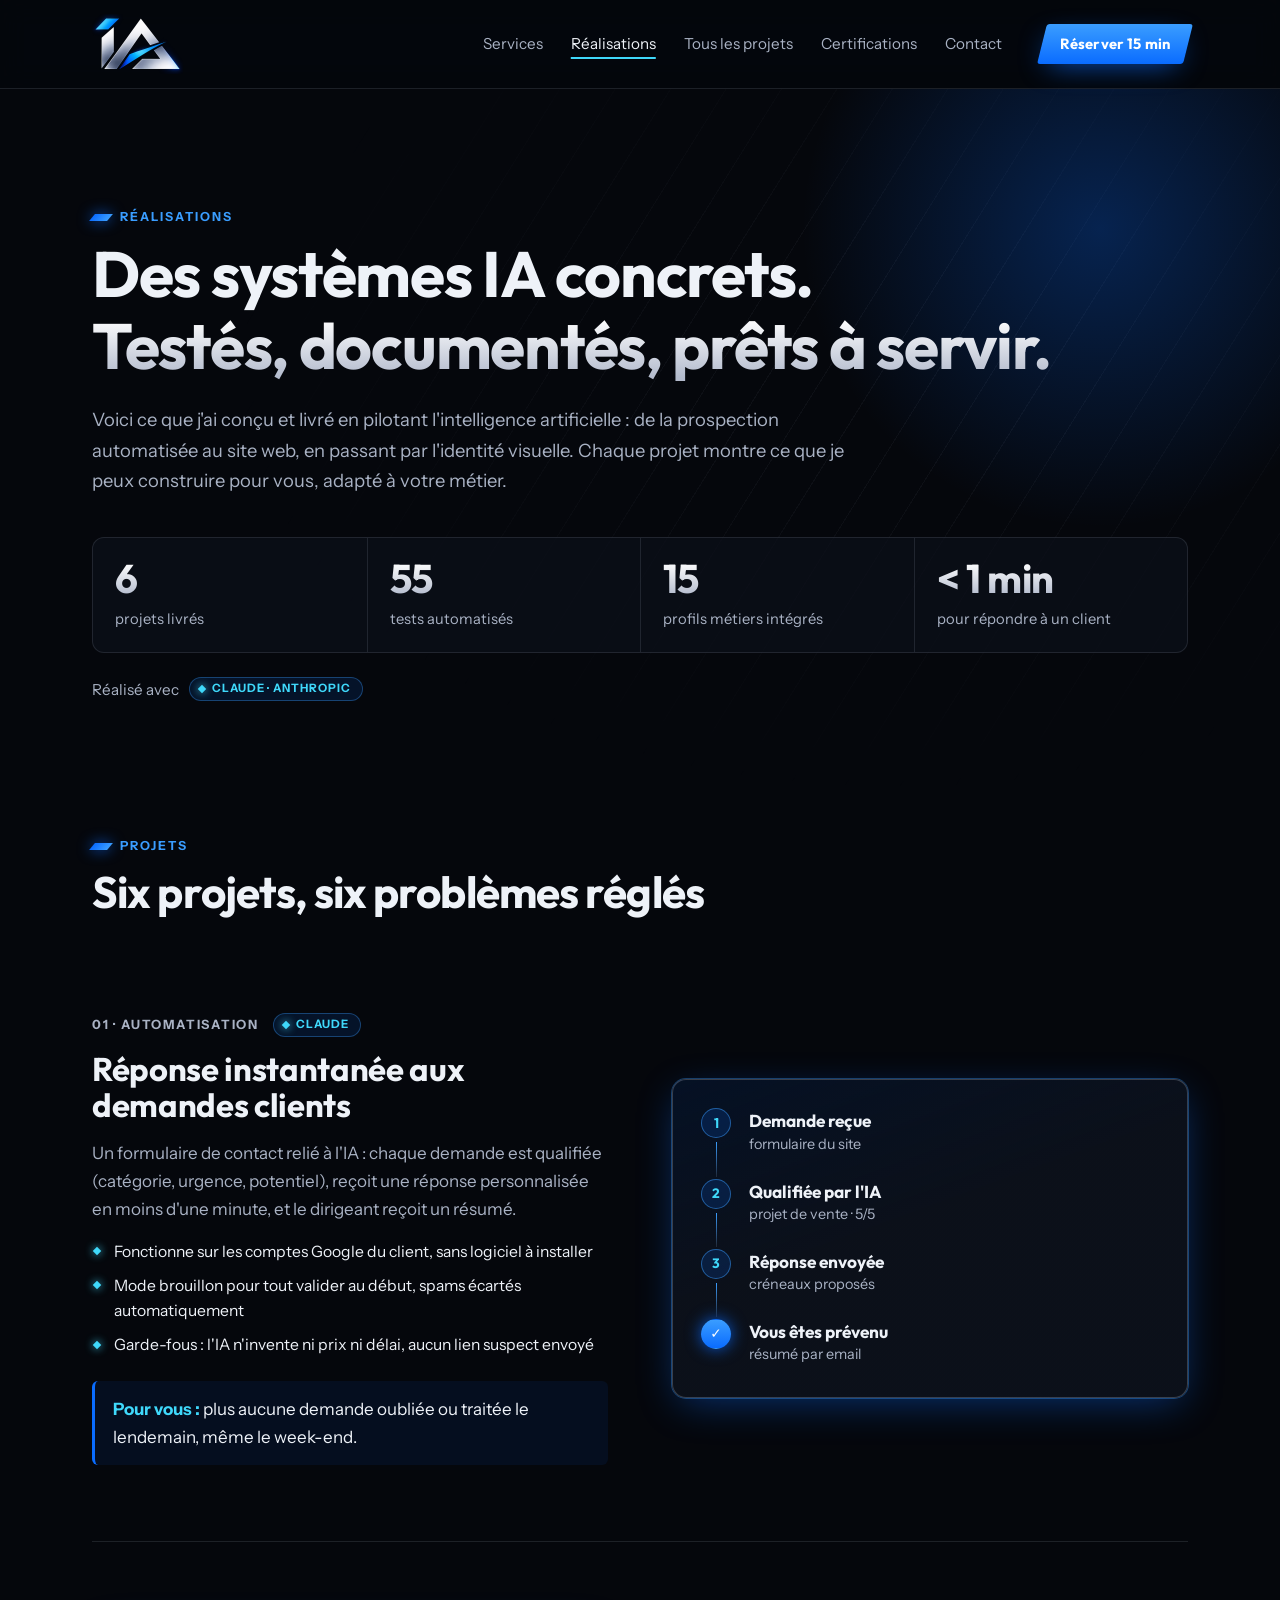
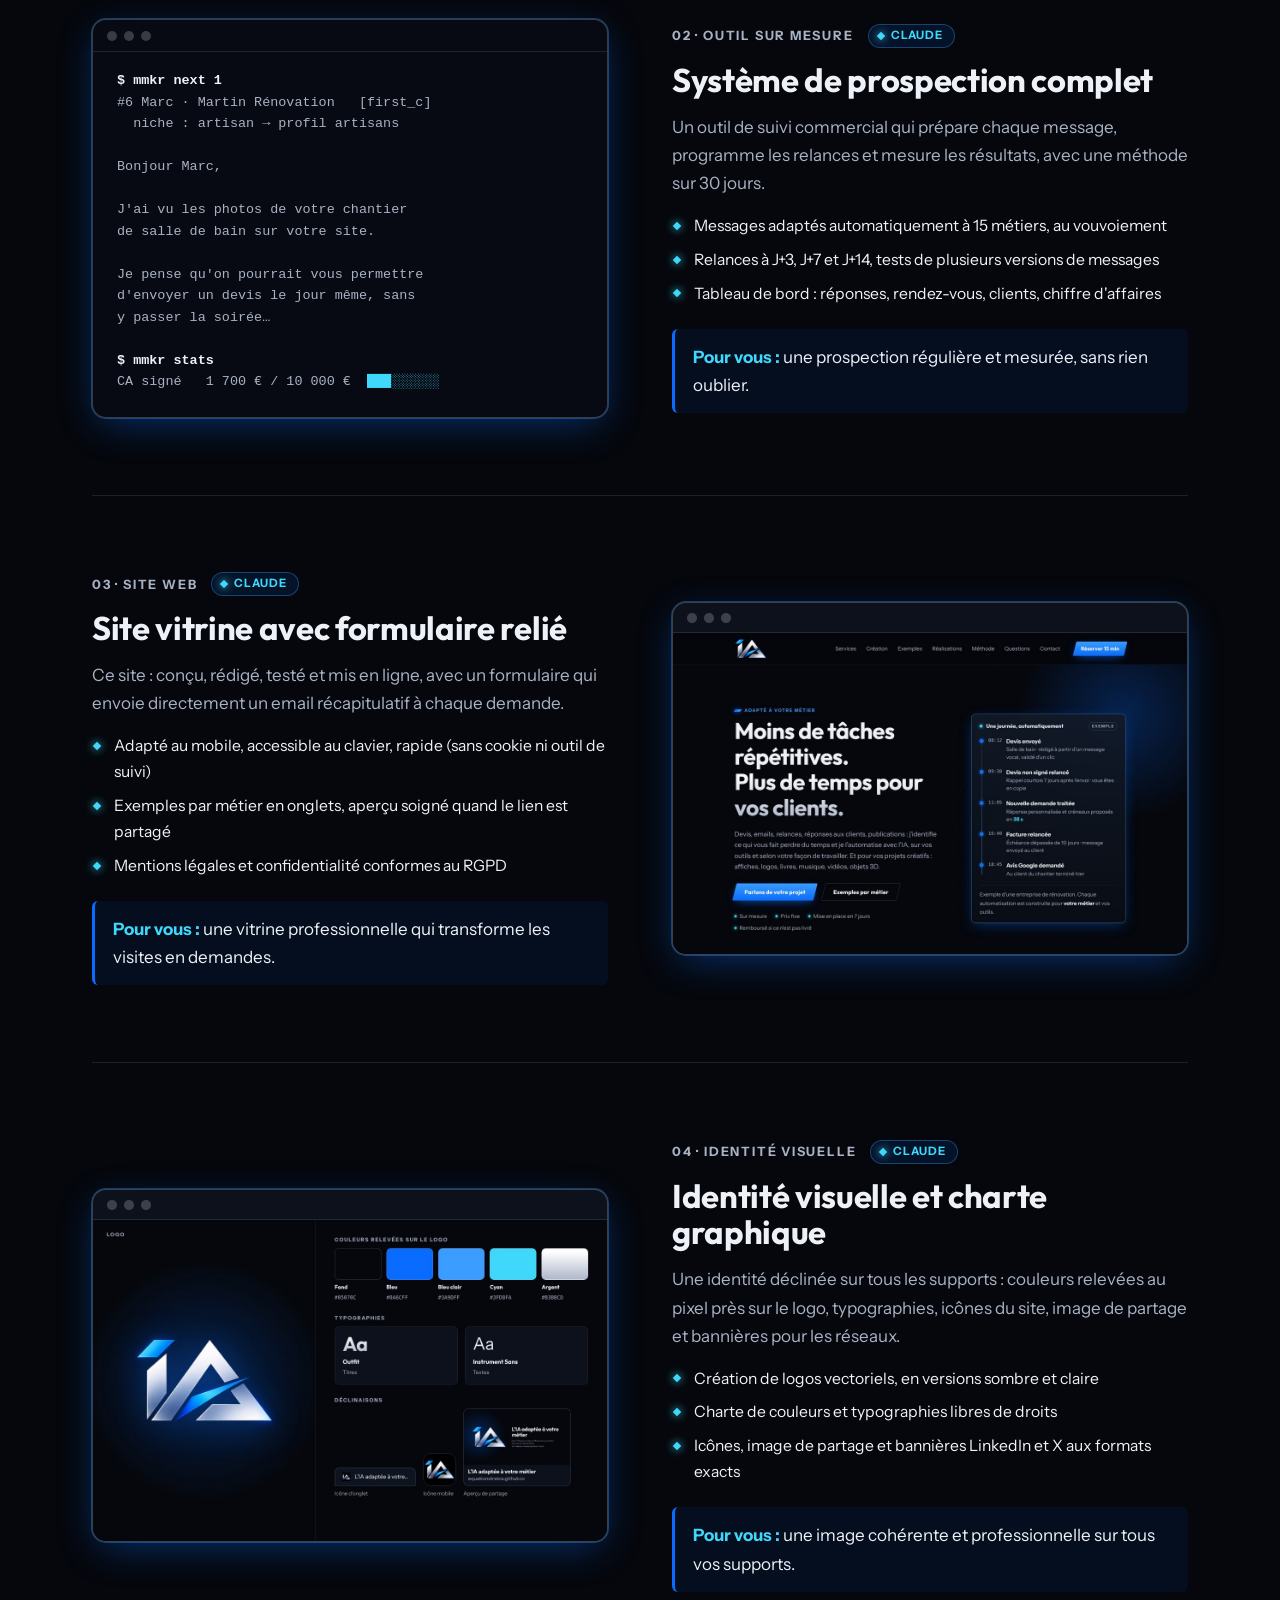
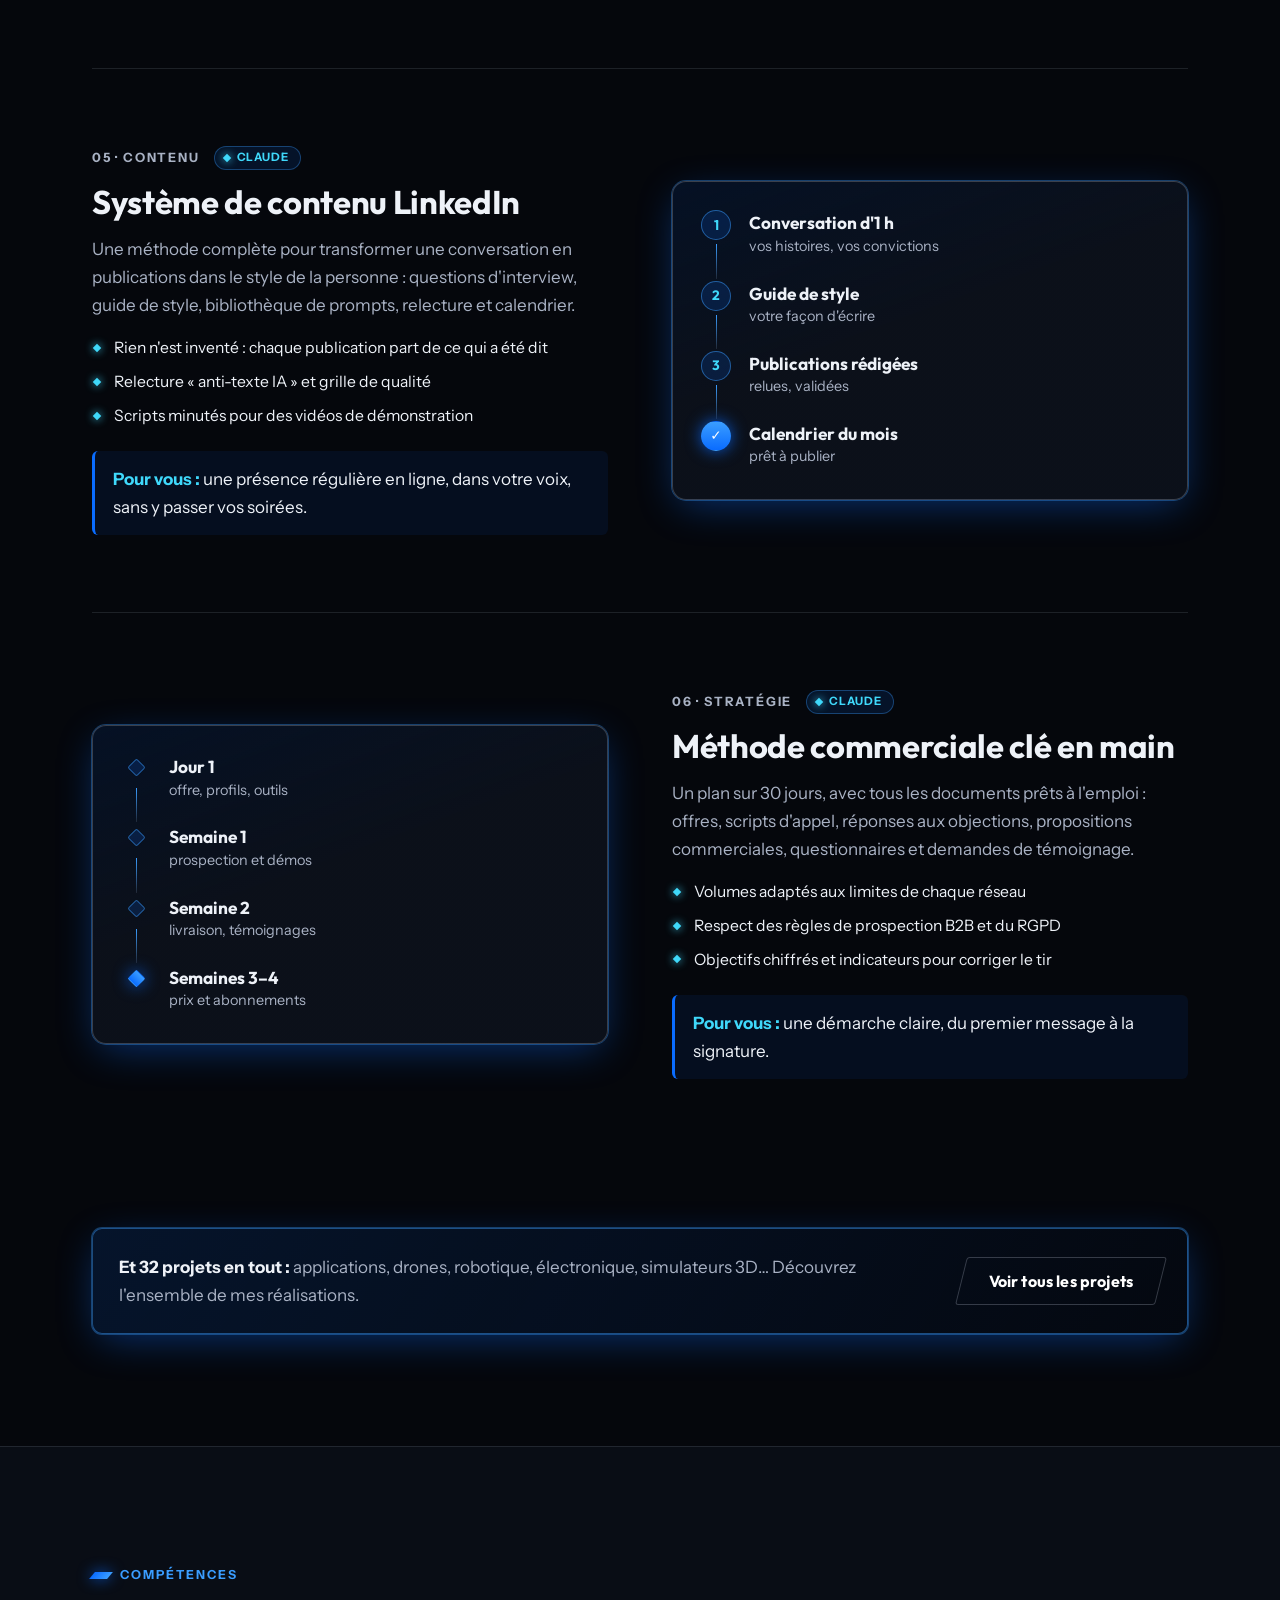
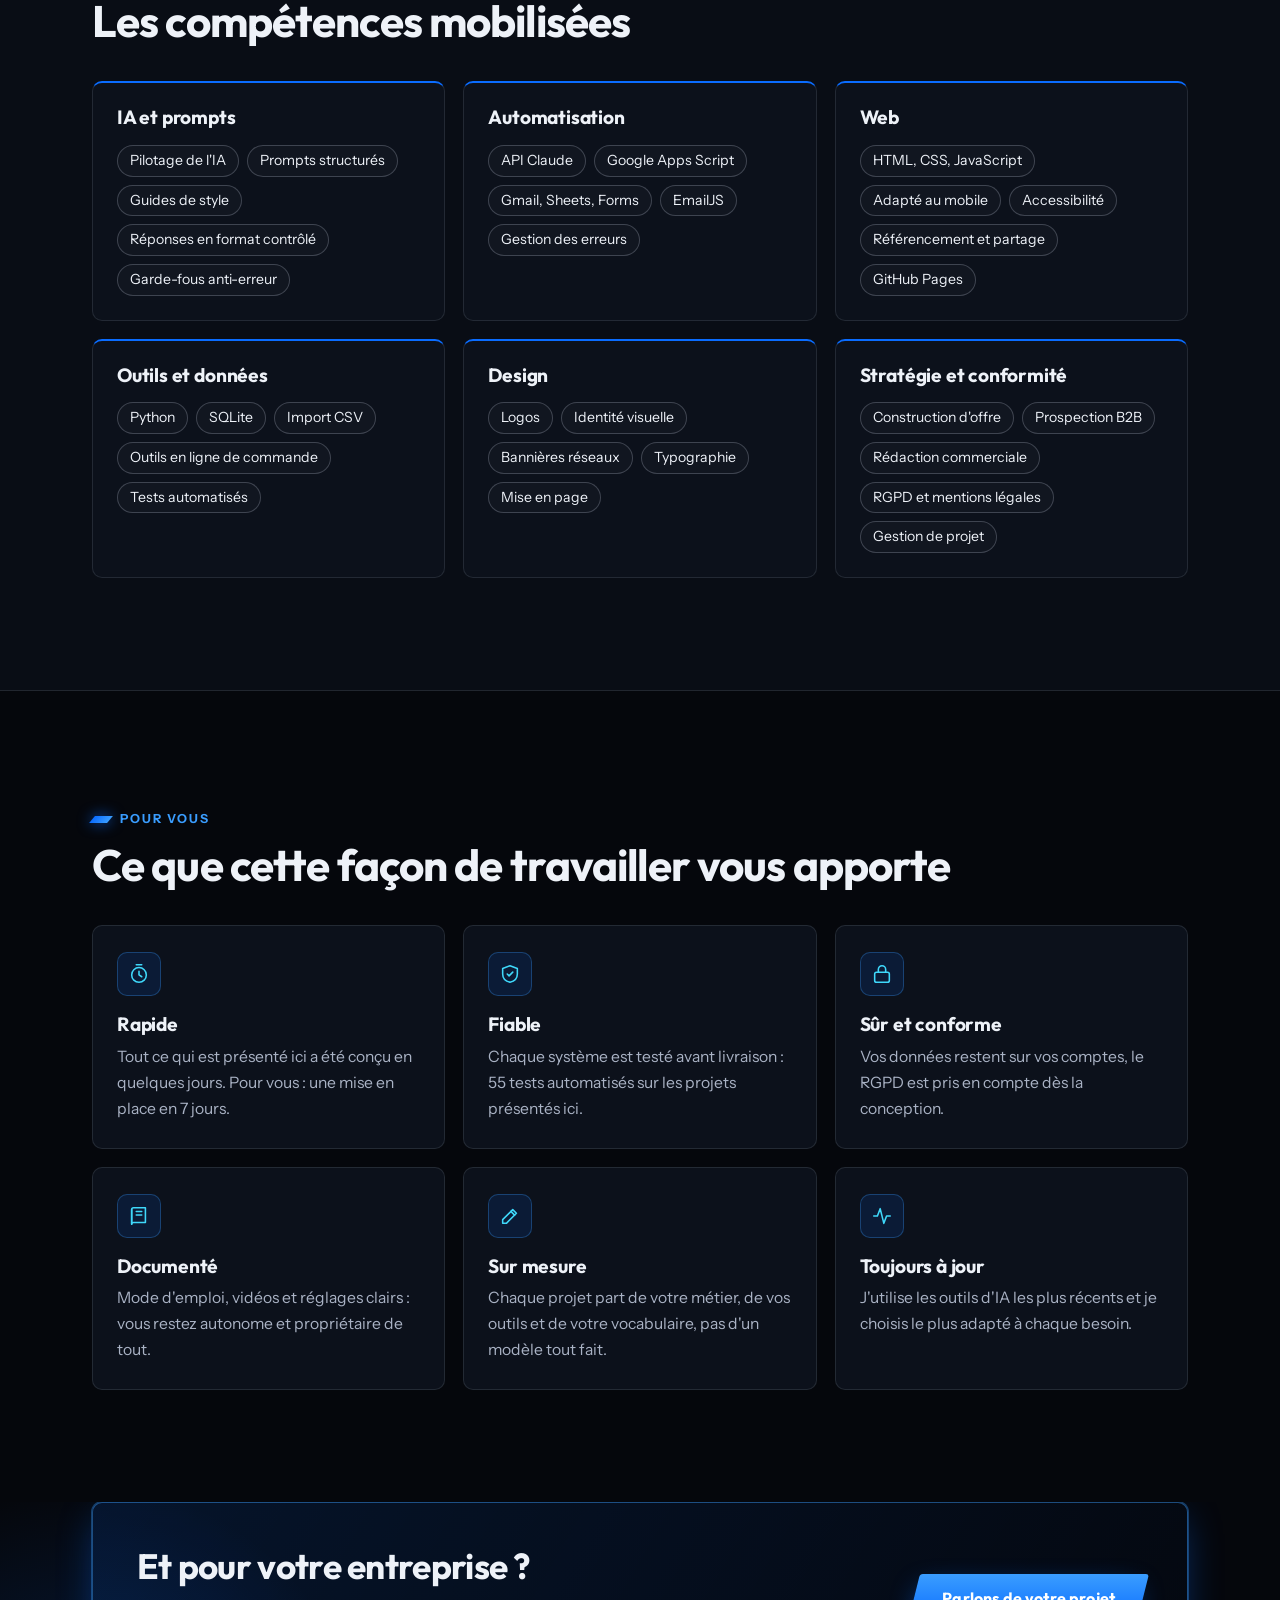
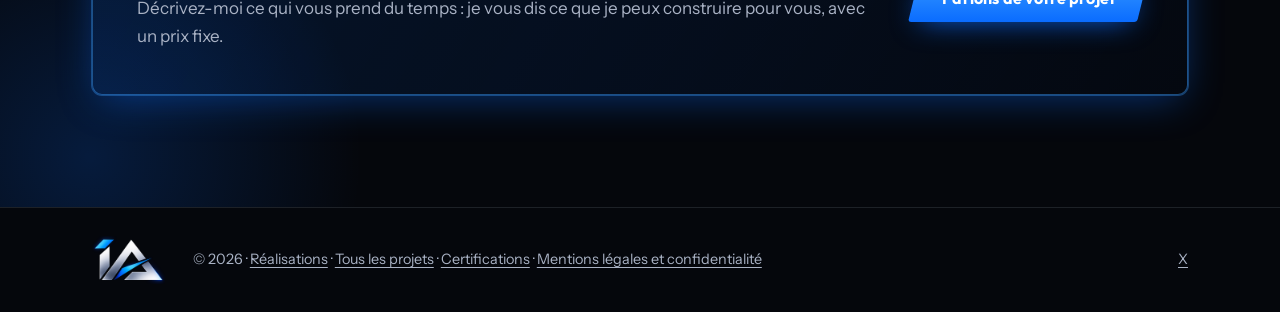
<file: realisations.html>
<!doctype html>
<html lang="fr">
<head>
  <meta charset="utf-8">
  <meta name="viewport" content="width=device-width, initial-scale=1">
  <title>Réalisations : systèmes IA conçus et livrés</title>
  <meta name="description" content="Portfolio de systèmes IA : prospection automatisée, réponse instantanée aux clients, site web, identité visuelle, contenus. Ce qu'ils apportent à un client, et les compétences mobilisées.">
  <meta name="theme-color" content="#05070c">
  <meta property="og:type" content="website">
  <meta property="og:locale" content="fr_FR">
  <meta property="og:title" content="Réalisations : systèmes IA conçus et livrés">
  <meta property="og:description" content="Prospection automatisée, réponse instantanée aux clients, site web, identité visuelle : des systèmes IA concrets, testés et documentés.">
  <meta property="og:url" content="https://equationstratos.github.io/STRATOS001AI/realisations.html">
  <meta property="og:image" content="https://equationstratos.github.io/STRATOS001AI/assets/img/apercu.png">
  <meta name="twitter:card" content="summary_large_image">
  <link rel="icon" type="image/png" sizes="32x32" href="assets/img/favicon-32.png">
  <link rel="apple-touch-icon" href="assets/img/apple-touch-icon.png">
  <link rel="preload" href="assets/fonts/Outfit-Bold.woff2" as="font" type="font/woff2" crossorigin>
  <link rel="preload" href="assets/fonts/InstrumentSans-Regular.woff2" as="font" type="font/woff2" crossorigin>
  <link rel="stylesheet" href="assets/css/style.css">
</head>
<body>
  <a class="lien-evitement" href="#contenu">Aller au contenu</a>

  <header class="entete">
    <div class="conteneur entete__barre">
      <a class="entete__logo" href="index.html" aria-label="Retour à l'accueil">
        <img src="assets/img/logo.png" alt="" width="364" height="240">
      </a>
      <nav class="entete__nav" aria-label="Navigation principale">
        <a href="index.html#services">Services</a>
        <a href="realisations.html" aria-current="page">Réalisations</a>
        <a href="projets.html">Tous les projets</a>
        <a href="certifications.html">Certifications</a>
        <a href="index.html#contact">Contact</a>
      </nav>
      <a class="bouton bouton--petit" href="index.html#contact" data-rdv>Réserver 15 min</a>
    </div>
  </header>

  <main id="contenu">
    <!-- ───────── Introduction ───────── -->
    <section class="hero pf-hero">
      <div class="conteneur">
        <p class="surtitre">Réalisations</p>
        <h1>Des systèmes IA concrets. <span class="argent">Testés, documentés, prêts à servir.</span></h1>
        <p class="hero__intro">Voici ce que j'ai conçu et livré en pilotant l'intelligence artificielle : de la prospection automatisée au site web, en passant par l'identité visuelle. Chaque projet montre ce que je peux construire pour vous, adapté à votre métier.</p>
        <ul class="pf-chiffres" aria-label="Quelques chiffres">
          <li><strong>6</strong><span>projets livrés</span></li>
          <li><strong>55</strong><span>tests automatisés</span></li>
          <li><strong>15</strong><span>profils métiers intégrés</span></li>
          <li><strong>&lt; 1 min</strong><span>pour répondre à un client</span></li>
        </ul>
        <p class="pf-outils">Réalisé avec <span class="pf-badge">Claude · Anthropic</span></p>
      </div>
    </section>

    <!-- ───────── Projets ─────────
         Pour ajouter un projet (par exemple réalisé avec une autre IA) :
         copier un bloc <article class="pf-projet"> … </article> complet, puis changer
         le numéro, le titre, les textes, et le badge « pf-badge » (ex. « ChatGPT », « Midjourney »). -->
    <section class="section pf-projets" aria-labelledby="projets-titre">
      <div class="conteneur">
        <p class="surtitre">Projets</p>
        <h2 id="projets-titre">Six projets, six problèmes réglés</h2>

        <!-- Projet 1 -->
        <article class="pf-projet">
          <div class="pf-projet__texte">
            <p class="pf-projet__num">01 · Automatisation <span class="pf-badge">Claude</span></p>
            <h3>Réponse instantanée aux demandes clients</h3>
            <p>Un formulaire de contact relié à l'IA : chaque demande est qualifiée (catégorie, urgence, potentiel), reçoit une réponse personnalisée en moins d'une minute, et le dirigeant reçoit un résumé.</p>
            <ul class="pf-points">
              <li>Fonctionne sur les comptes Google du client, sans logiciel à installer</li>
              <li>Mode brouillon pour tout valider au début, spams écartés automatiquement</li>
              <li>Garde-fous : l'IA n'invente ni prix ni délai, aucun lien suspect envoyé</li>
            </ul>
            <p class="pf-benefice"><strong>Pour vous :</strong> plus aucune demande oubliée ou traitée le lendemain, même le week-end.</p>
          </div>
          <div class="pf-projet__visuel" aria-hidden="true">
            <ol class="pf-flux">
              <li><span>Demande reçue</span><small>formulaire du site</small></li>
              <li><span>Qualifiée par l'IA</span><small>projet de vente · 5/5</small></li>
              <li><span>Réponse envoyée</span><small>créneaux proposés</small></li>
              <li class="pf-flux__fin"><span>Vous êtes prévenu</span><small>résumé par email</small></li>
            </ol>
          </div>
        </article>

        <!-- Projet 2 -->
        <article class="pf-projet pf-projet--inverse">
          <div class="pf-projet__texte">
            <p class="pf-projet__num">02 · Outil sur mesure <span class="pf-badge">Claude</span></p>
            <h3>Système de prospection complet</h3>
            <p>Un outil de suivi commercial qui prépare chaque message, programme les relances et mesure les résultats, avec une méthode sur 30 jours.</p>
            <ul class="pf-points">
              <li>Messages adaptés automatiquement à 15 métiers, au vouvoiement</li>
              <li>Relances à J+3, J+7 et J+14, tests de plusieurs versions de messages</li>
              <li>Tableau de bord : réponses, rendez-vous, clients, chiffre d'affaires</li>
            </ul>
            <p class="pf-benefice"><strong>Pour vous :</strong> une prospection régulière et mesurée, sans rien oublier.</p>
          </div>
          <div class="pf-projet__visuel" aria-hidden="true">
            <pre class="pf-terminal"><span class="pf-terminal__barre"><i></i><i></i><i></i></span><b>$ mmkr next 1</b>
#6 Marc · Martin Rénovation   [first_c]
  niche : artisan → profil artisans

Bonjour Marc,

J'ai vu les photos de votre chantier
de salle de bain sur votre site.

Je pense qu'on pourrait vous permettre
d'envoyer un devis le jour même, sans
y passer la soirée…

<b>$ mmkr stats</b>
CA signé   1 700 € / 10 000 €  <em>███░░░░░░</em></pre>
          </div>
        </article>

        <!-- Projet 3 -->
        <article class="pf-projet">
          <div class="pf-projet__texte">
            <p class="pf-projet__num">03 · Site web <span class="pf-badge">Claude</span></p>
            <h3>Site vitrine avec formulaire relié</h3>
            <p>Ce site : conçu, rédigé, testé et mis en ligne, avec un formulaire qui envoie directement un email récapitulatif à chaque demande.</p>
            <ul class="pf-points">
              <li>Adapté au mobile, accessible au clavier, rapide (sans cookie ni outil de suivi)</li>
              <li>Exemples par métier en onglets, aperçu soigné quand le lien est partagé</li>
              <li>Mentions légales et confidentialité conformes au RGPD</li>
            </ul>
            <p class="pf-benefice"><strong>Pour vous :</strong> une vitrine professionnelle qui transforme les visites en demandes.</p>
          </div>
          <figure class="pf-projet__visuel pf-capture">
            <img src="assets/img/realisations/site.jpg" alt="Capture de la page d'accueil du site" width="1200" height="750" loading="lazy">
          </figure>
        </article>

        <!-- Projet 4 -->
        <article class="pf-projet pf-projet--inverse">
          <div class="pf-projet__texte">
            <p class="pf-projet__num">04 · Identité visuelle <span class="pf-badge">Claude</span></p>
            <h3>Identité visuelle et charte graphique</h3>
            <p>Une identité déclinée sur tous les supports : couleurs relevées au pixel près sur le logo, typographies, icônes du site, image de partage et bannières pour les réseaux.</p>
            <ul class="pf-points">
              <li>Création de logos vectoriels, en versions sombre et claire</li>
              <li>Charte de couleurs et typographies libres de droits</li>
              <li>Icônes, image de partage et bannières LinkedIn et X aux formats exacts</li>
            </ul>
            <p class="pf-benefice"><strong>Pour vous :</strong> une image cohérente et professionnelle sur tous vos supports.</p>
          </div>
          <figure class="pf-projet__visuel pf-capture">
            <img src="assets/img/realisations/identite.jpg" alt="Planche d'identité visuelle : logo, couleurs, typographies, icônes et aperçu de partage" width="1200" height="750" loading="lazy">
          </figure>
        </article>

        <!-- Projet 5 -->
        <article class="pf-projet">
          <div class="pf-projet__texte">
            <p class="pf-projet__num">05 · Contenu <span class="pf-badge">Claude</span></p>
            <h3>Système de contenu LinkedIn</h3>
            <p>Une méthode complète pour transformer une conversation en publications dans le style de la personne : questions d'interview, guide de style, bibliothèque de prompts, relecture et calendrier.</p>
            <ul class="pf-points">
              <li>Rien n'est inventé : chaque publication part de ce qui a été dit</li>
              <li>Relecture « anti-texte IA » et grille de qualité</li>
              <li>Scripts minutés pour des vidéos de démonstration</li>
            </ul>
            <p class="pf-benefice"><strong>Pour vous :</strong> une présence régulière en ligne, dans votre voix, sans y passer vos soirées.</p>
          </div>
          <div class="pf-projet__visuel" aria-hidden="true">
            <ol class="pf-flux">
              <li><span>Conversation d'1 h</span><small>vos histoires, vos convictions</small></li>
              <li><span>Guide de style</span><small>votre façon d'écrire</small></li>
              <li><span>Publications rédigées</span><small>relues, validées</small></li>
              <li class="pf-flux__fin"><span>Calendrier du mois</span><small>prêt à publier</small></li>
            </ol>
          </div>
        </article>

        <!-- Projet 6 -->
        <article class="pf-projet pf-projet--inverse">
          <div class="pf-projet__texte">
            <p class="pf-projet__num">06 · Stratégie <span class="pf-badge">Claude</span></p>
            <h3>Méthode commerciale clé en main</h3>
            <p>Un plan sur 30 jours, avec tous les documents prêts à l'emploi : offres, scripts d'appel, réponses aux objections, propositions commerciales, questionnaires et demandes de témoignage.</p>
            <ul class="pf-points">
              <li>Volumes adaptés aux limites de chaque réseau</li>
              <li>Respect des règles de prospection B2B et du RGPD</li>
              <li>Objectifs chiffrés et indicateurs pour corriger le tir</li>
            </ul>
            <p class="pf-benefice"><strong>Pour vous :</strong> une démarche claire, du premier message à la signature.</p>
          </div>
          <div class="pf-projet__visuel" aria-hidden="true">
            <ol class="pf-flux pf-flux--etapes">
              <li><span>Jour 1</span><small>offre, profils, outils</small></li>
              <li><span>Semaine 1</span><small>prospection et démos</small></li>
              <li><span>Semaine 2</span><small>livraison, témoignages</small></li>
              <li class="pf-flux__fin"><span>Semaines 3–4</span><small>prix et abonnements</small></li>
            </ol>
          </div>
        </article>

        <div class="sur-mesure pf-tous">
          <p><strong>Et 32 projets en tout :</strong> applications, drones, robotique, électronique, simulateurs 3D… Découvrez l'ensemble de mes réalisations.</p>
          <a class="bouton bouton--secondaire" href="projets.html">Voir tous les projets</a>
        </div>
      </div>
    </section>

    <!-- ───────── Compétences ───────── -->
    <section class="section section--sombre" aria-labelledby="competences-titre">
      <div class="conteneur">
        <p class="surtitre">Compétences</p>
        <h2 id="competences-titre">Les compétences mobilisées</h2>
        <div class="pf-competences">
          <div class="pf-competence">
            <h3>IA et prompts</h3>
            <ul class="pf-tags"><li>Pilotage de l'IA</li><li>Prompts structurés</li><li>Guides de style</li><li>Réponses en format contrôlé</li><li>Garde-fous anti-erreur</li></ul>
          </div>
          <div class="pf-competence">
            <h3>Automatisation</h3>
            <ul class="pf-tags"><li>API Claude</li><li>Google Apps Script</li><li>Gmail, Sheets, Forms</li><li>EmailJS</li><li>Gestion des erreurs</li></ul>
          </div>
          <div class="pf-competence">
            <h3>Web</h3>
            <ul class="pf-tags"><li>HTML, CSS, JavaScript</li><li>Adapté au mobile</li><li>Accessibilité</li><li>Référencement et partage</li><li>GitHub Pages</li></ul>
          </div>
          <div class="pf-competence">
            <h3>Outils et données</h3>
            <ul class="pf-tags"><li>Python</li><li>SQLite</li><li>Import CSV</li><li>Outils en ligne de commande</li><li>Tests automatisés</li></ul>
          </div>
          <div class="pf-competence">
            <h3>Design</h3>
            <ul class="pf-tags"><li>Logos</li><li>Identité visuelle</li><li>Bannières réseaux</li><li>Typographie</li><li>Mise en page</li></ul>
          </div>
          <div class="pf-competence">
            <h3>Stratégie et conformité</h3>
            <ul class="pf-tags"><li>Construction d'offre</li><li>Prospection B2B</li><li>Rédaction commerciale</li><li>RGPD et mentions légales</li><li>Gestion de projet</li></ul>
          </div>
        </div>
      </div>
    </section>

    <!-- ───────── Avantages client ───────── -->
    <section class="section" aria-labelledby="avantages-titre">
      <div class="conteneur">
        <p class="surtitre">Pour vous</p>
        <h2 id="avantages-titre">Ce que cette façon de travailler vous apporte</h2>
        <ul class="capacites">
          <li class="capacite">
            <span class="capacite__icone" aria-hidden="true"><svg viewBox="0 0 24 24"><circle cx="12" cy="13" r="8"/><path d="M12 9v4l3 2M9 2h6"/></svg></span>
            <h3>Rapide</h3>
            <p>Tout ce qui est présenté ici a été conçu en quelques jours. Pour vous : une mise en place en 7 jours.</p>
          </li>
          <li class="capacite">
            <span class="capacite__icone" aria-hidden="true"><svg viewBox="0 0 24 24"><path d="M12 3 4 6v6c0 5 3.5 8 8 9 4.5-1 8-4 8-9V6z"/><path d="m9 12 2 2 4-4"/></svg></span>
            <h3>Fiable</h3>
            <p>Chaque système est testé avant livraison : 55 tests automatisés sur les projets présentés ici.</p>
          </li>
          <li class="capacite">
            <span class="capacite__icone" aria-hidden="true"><svg viewBox="0 0 24 24"><rect x="4" y="10" width="16" height="11" rx="2"/><path d="M8 10V7a4 4 0 0 1 8 0v3"/></svg></span>
            <h3>Sûr et conforme</h3>
            <p>Vos données restent sur vos comptes, le RGPD est pris en compte dès la conception.</p>
          </li>
          <li class="capacite">
            <span class="capacite__icone" aria-hidden="true"><svg viewBox="0 0 24 24"><path d="M4 5a2 2 0 0 1 2-2h13v16H6a2 2 0 0 0-2 2z"/><path d="M4 21V5M9 7h6M9 11h6"/></svg></span>
            <h3>Documenté</h3>
            <p>Mode d'emploi, vidéos et réglages clairs : vous restez autonome et propriétaire de tout.</p>
          </li>
          <li class="capacite">
            <span class="capacite__icone" aria-hidden="true"><svg viewBox="0 0 24 24"><path d="M4 20h4L19 9l-4-4L4 16z"/><path d="m13 7 4 4"/></svg></span>
            <h3>Sur mesure</h3>
            <p>Chaque projet part de votre métier, de vos outils et de votre vocabulaire, pas d'un modèle tout fait.</p>
          </li>
          <li class="capacite">
            <span class="capacite__icone" aria-hidden="true"><svg viewBox="0 0 24 24"><path d="M3 12h4l3-8 4 16 3-8h4"/></svg></span>
            <h3>Toujours à jour</h3>
            <p>J'utilise les outils d'IA les plus récents et je choisis le plus adapté à chaque besoin.</p>
          </li>
        </ul>
      </div>
    </section>

    <!-- ───────── Appel à l'action ───────── -->
    <section class="section section--contact pf-fin" aria-labelledby="fin-titre">
      <div class="conteneur">
        <div class="sur-mesure pf-fin__bloc">
          <div>
            <h2 id="fin-titre">Et pour votre entreprise ?</h2>
            <p>Décrivez-moi ce qui vous prend du temps : je vous dis ce que je peux construire pour vous, avec un prix fixe.</p>
          </div>
          <a class="bouton" href="index.html#contact">Parlons de votre projet</a>
        </div>
      </div>
    </section>
  </main>

  <footer class="pied">
    <div class="conteneur pied__barre">
      <img src="assets/img/logo.png" alt="" width="364" height="240" class="pied__logo">
      <p>© <span data-annee>2026</span> · <a href="realisations.html">Réalisations</a> · <a href="projets.html">Tous les projets</a> · <a href="certifications.html">Certifications</a> · <a href="mentions-legales.html">Mentions légales et confidentialité</a></p>
      <p class="pied__reseaux">
        <a href="#" data-reseau="linkedin" hidden target="_blank" rel="noopener">LinkedIn</a>
        <a href="#" data-reseau="x" hidden target="_blank" rel="noopener">X</a>
      </p>
    </div>
  </footer>

  <script src="assets/js/site.js" defer></script>
</body>
</html>
</file>
<file: assets/css/style.css>
/* ───────────────────────── Polices (auto-hébergées, licence OFL) ───────────────────────── */
@font-face { font-family: "Outfit"; font-weight: 400; font-display: swap; src: url("../fonts/Outfit-Regular.woff2") format("woff2"); }
@font-face { font-family: "Outfit"; font-weight: 700; font-display: swap; src: url("../fonts/Outfit-Bold.woff2") format("woff2"); }
@font-face { font-family: "Instrument Sans"; font-weight: 400; font-display: swap; src: url("../fonts/InstrumentSans-Regular.woff2") format("woff2"); }
@font-face { font-family: "Instrument Sans"; font-weight: 700; font-display: swap; src: url("../fonts/InstrumentSans-Bold.woff2") format("woff2"); }

/* ───────────────────────── Couleurs (relevées sur le logo) ───────────────────────── */
:root {
  --fond: #05070c;
  --fond-2: #090d15;
  --carte: #0c111b;
  --bord: rgba(179, 187, 205, 0.14);
  --bord-fort: rgba(179, 187, 205, 0.28);
  --texte: #eef2f8;
  --texte-2: #a9b2c4;
  --bleu: #0a6cff;
  --bleu-clair: #3a9dff;
  --cyan: #3fd8fa;
  --argent: linear-gradient(180deg, #ffffff 10%, #b3bbcd 95%);
  --halo: 0 0 0 1px rgba(58, 157, 255, 0.35), 0 10px 40px -8px rgba(10, 108, 255, 0.45);
  --titres: "Outfit", "Segoe UI", system-ui, sans-serif;
  --texte-police: "Instrument Sans", "Segoe UI", system-ui, sans-serif;
  --largeur: 1160px;
  --marge: clamp(16px, 4vw, 32px);
  color-scheme: dark;
}

/* ───────────────────────── Base ───────────────────────── */
*, *::before, *::after { box-sizing: border-box; }
html { scroll-behavior: smooth; scroll-padding-top: 104px; -webkit-text-size-adjust: 100%; }
body {
  margin: 0;
  background: var(--fond);
  color: var(--texte);
  font: 400 1.0625rem/1.65 var(--texte-police);
  -webkit-font-smoothing: antialiased;
  overflow-x: hidden;
}
img { max-width: 100%; height: auto; display: block; }
a { color: var(--bleu-clair); text-underline-offset: 3px; }
a:hover { color: var(--cyan); }
h1, h2, h3 { font-family: var(--titres); font-weight: 700; line-height: 1.12; letter-spacing: -0.02em; margin: 0; }
h2 { font-size: clamp(1.9rem, 3.6vw, 2.75rem); margin-bottom: 1.25rem; }
h3 { font-size: 1.2rem; letter-spacing: -0.01em; }
p { margin: 0 0 1rem; }
:focus-visible { outline: 2px solid var(--cyan); outline-offset: 3px; border-radius: 2px; }

.conteneur { width: 100%; max-width: var(--largeur); margin-inline: auto; padding-inline: var(--marge); }
.conteneur--etroit { max-width: 820px; }
.visuellement-cache { position: absolute; width: 1px; height: 1px; overflow: hidden; clip: rect(0 0 0 0); white-space: nowrap; }
.lien-evitement { position: absolute; left: 16px; top: -100px; z-index: 100; background: var(--bleu); color: #fff; padding: 10px 16px; border-radius: 4px; }
.lien-evitement:focus { top: 12px; }

/* Petit parallélogramme bleu, repris du logo */
.surtitre {
  display: inline-flex; align-items: center; gap: 10px;
  margin: 0 0 0.9rem;
  font: 700 0.78rem/1 var(--texte-police);
  letter-spacing: 0.16em; text-transform: uppercase;
  color: var(--bleu-clair);
}
.surtitre::before {
  content: ""; width: 18px; height: 7px;
  background: linear-gradient(90deg, var(--bleu), var(--bleu-clair));
  transform: skewX(-40deg);
  box-shadow: 0 0 12px rgba(10, 108, 255, 0.8);
}
.argent { background: var(--argent); -webkit-background-clip: text; background-clip: text; color: transparent; }

/* ───────────────────────── Boutons (fond incliné comme le logo) ───────────────────────── */
.bouton {
  position: relative; isolation: isolate;
  display: inline-flex; align-items: center; justify-content: center;
  min-height: 48px; padding: 0 28px;
  font: 700 1rem/1 var(--titres); letter-spacing: 0.01em;
  color: #fff; text-decoration: none; white-space: nowrap;
  border: 0; background: none; cursor: pointer;
}
.bouton::before {
  content: ""; position: absolute; inset: 0; z-index: -1;
  background: linear-gradient(180deg, var(--bleu-clair), var(--bleu));
  transform: skewX(-14deg); border-radius: 3px;
  box-shadow: 0 8px 28px -10px rgba(10, 108, 255, 0.9);
  transition: box-shadow 0.2s ease, filter 0.2s ease;
}
.bouton:hover { color: #fff; }
.bouton:hover::before { filter: brightness(1.12); box-shadow: 0 10px 34px -8px rgba(63, 216, 250, 0.75); }
.bouton--secondaire::before { background: transparent; border: 1px solid var(--bord-fort); box-shadow: none; }
.bouton--secondaire:hover::before { border-color: var(--bleu-clair); box-shadow: none; filter: none; background: rgba(10, 108, 255, 0.08); }
.bouton--petit { min-height: 40px; padding: 0 18px; font-size: 0.92rem; }
.bouton[disabled] { opacity: 0.6; cursor: progress; }

/* ───────────────────────── En-tête ───────────────────────── */
.entete {
  position: sticky; top: 0; z-index: 20;
  background: rgba(5, 7, 12, 0.78);
  backdrop-filter: saturate(140%) blur(14px); -webkit-backdrop-filter: saturate(140%) blur(14px);
  border-bottom: 1px solid var(--bord);
}
.entete__barre { display: flex; align-items: center; gap: 32px; height: 88px; }
.entete__logo img { height: 60px; width: auto; }
.entete__nav { display: flex; gap: 28px; margin-left: auto; }
.entete__nav a { color: var(--texte-2); text-decoration: none; font-size: 0.95rem; }
.entete__nav a:hover { color: var(--texte); }
.entete .bouton { margin-left: 8px; }

/* ───────────────────────── Hero ───────────────────────── */
.hero { position: relative; overflow: hidden; padding: clamp(56px, 9vw, 112px) 0 clamp(56px, 8vw, 96px); }
.hero::before { /* lignes obliques au même angle que le logo, très discrètes */
  content: ""; position: absolute; inset: 0; z-index: -1;
  background: repeating-linear-gradient(-58deg, transparent 0 46px, rgba(179, 187, 205, 0.05) 46px 47px);
  -webkit-mask-image: radial-gradient(ellipse 70% 80% at 70% 40%, #000 20%, transparent 75%);
  mask-image: radial-gradient(ellipse 70% 80% at 70% 40%, #000 20%, transparent 75%);
}
.hero::after { /* halo bleu */
  content: ""; position: absolute; z-index: -1;
  width: 680px; height: 680px; right: -160px; top: -200px;
  background: radial-gradient(circle, rgba(10, 108, 255, 0.28), transparent 62%);
  pointer-events: none;
}
.hero__grille { display: grid; grid-template-columns: minmax(0, 1.15fr) minmax(0, 0.85fr); gap: clamp(32px, 6vw, 80px); align-items: center; }
.hero h1 { font-size: clamp(2.4rem, 5.6vw, 4rem); margin-bottom: 1.5rem; }
.hero h1 .argent { display: block; }
.hero__intro { font-size: 1.15rem; color: var(--texte-2); max-width: 36em; margin-bottom: 2rem; }
.hero__actions { display: flex; flex-wrap: wrap; gap: 16px 22px; margin-bottom: 2rem; }
.engagements { display: flex; flex-wrap: wrap; gap: 8px 24px; padding: 0; margin: 0; list-style: none; color: var(--texte-2); font-size: 0.92rem; }
.engagements li { display: inline-flex; align-items: center; gap: 8px; }
.engagements li::before { content: ""; width: 6px; height: 6px; background: var(--cyan); transform: rotate(45deg); box-shadow: 0 0 8px var(--cyan); }

/* Carte « console » : l'automatisation montrée, pas racontée */
.console {
  margin: 0; padding: 22px 22px 18px;
  background: linear-gradient(180deg, rgba(18, 26, 40, 0.92), rgba(9, 13, 21, 0.96));
  border: 1px solid var(--bord-fort); border-radius: 12px;
  box-shadow: var(--halo);
}
.console__titre { display: flex; align-items: center; gap: 10px; font: 700 0.95rem/1 var(--titres); margin-bottom: 18px; }
.console__point { width: 8px; height: 8px; border-radius: 50%; background: var(--cyan); box-shadow: 0 0 10px var(--cyan); }
.console__etiquette { margin-left: auto; white-space: nowrap; font: 700 0.68rem/1 var(--texte-police); letter-spacing: 0.14em; text-transform: uppercase; color: var(--texte-2); border: 1px solid var(--bord-fort); padding: 5px 8px; border-radius: 99px; }
.console__etapes { list-style: none; margin: 0; padding: 0; position: relative; }
.console__etapes::before { content: ""; position: absolute; left: 5px; top: 8px; bottom: 26px; width: 1px; background: linear-gradient(180deg, var(--bord-fort), var(--bleu-clair)); }
.console__etapes li { position: relative; display: grid; grid-template-columns: auto 1fr; column-gap: 12px; padding: 0 0 18px 24px; }
.console__etapes li::before { content: ""; position: absolute; left: 0; top: 6px; width: 11px; height: 11px; border-radius: 50%; background: var(--bleu); border: 1px solid var(--bleu-clair); box-shadow: 0 0 10px rgba(10, 108, 255, 0.8); }
.console__heure { font: 400 0.8rem/1.6 ui-monospace, "SFMono-Regular", Menlo, Consolas, monospace; color: var(--texte-2); }
.console__libelle { font-weight: 700; font-size: 0.98rem; }
.console__detail { grid-column: 2; color: var(--texte-2); font-size: 0.9rem; line-height: 1.5; }
.console__detail strong { color: var(--cyan); }
.console__pied { margin: 2px 0 0; padding-top: 14px; border-top: 1px solid var(--bord); color: var(--texte-2); font-size: 0.92rem; }
.console__pied strong { color: var(--texte); }

/* ───────────────────────── Sections ───────────────────────── */
.section { padding: clamp(64px, 9vw, 112px) 0; }
.section--sombre { background: var(--fond-2); border-block: 1px solid var(--bord); }
.section--creation { border-top: 1px solid var(--bord); }
.section__intro { color: var(--texte-2); max-width: 46em; margin: -0.5rem 0 0; }

/* Services : ce qui peut être automatisé */
.capacites { list-style: none; padding: 0; margin: 2.25rem 0 0; display: grid; grid-template-columns: repeat(3, minmax(0, 1fr)); gap: 18px; }
.capacite {
  padding: 26px 24px; background: var(--carte);
  border: 1px solid var(--bord); border-radius: 10px;
  transition: border-color 0.2s ease, transform 0.2s ease;
}
.capacite:hover { border-color: var(--bord-fort); transform: translateY(-2px); }
.capacite__icone {
  display: grid; place-items: center; width: 44px; height: 44px; margin-bottom: 18px;
  color: var(--cyan); background: rgba(10, 108, 255, 0.12);
  border: 1px solid rgba(58, 157, 255, 0.3); border-radius: 10px;
}
.capacite__icone svg { width: 22px; height: 22px; fill: none; stroke: currentColor; stroke-width: 1.7; stroke-linecap: round; stroke-linejoin: round; }
.capacite h3 { margin-bottom: 0.5rem; }
.capacite p { margin: 0; color: var(--texte-2); font-size: 0.98rem; }
.sur-mesure {
  display: flex; flex-wrap: wrap; align-items: center; justify-content: space-between; gap: 18px 32px;
  margin-top: 22px; padding: 24px 26px; border-radius: 10px;
  border: 1px solid rgba(58, 157, 255, 0.45); box-shadow: var(--halo);
  background: linear-gradient(120deg, rgba(10, 108, 255, 0.13), rgba(10, 108, 255, 0.02));
}
.sur-mesure p { flex: 1 1 420px; margin: 0; color: var(--texte-2); }
.sur-mesure strong { color: var(--texte); }

/* Exemples par métier : onglets (sans JavaScript, tous les métiers s'affichent les uns sous les autres) */
.metiers__intro { color: var(--texte-2); margin: -0.5rem 0 0; }
.metiers__onglets { display: flex; flex-wrap: wrap; gap: 8px; margin: 1.75rem 0 1.5rem; padding: 2px 2px 8px; }
.onglets:not(.onglets--actifs) .metiers__onglets { display: none; }
.metiers__onglet {
  flex: none; padding: 11px 16px; cursor: pointer; white-space: nowrap;
  font: 700 0.92rem/1 var(--titres); color: var(--texte-2);
  background: transparent; border: 1px solid var(--bord-fort); border-radius: 99px;
  transition: color 0.15s ease, border-color 0.15s ease;
}
.metiers__onglet:hover { color: var(--texte); border-color: var(--bleu-clair); }
.metiers__onglet[aria-selected="true"] { color: #fff; border-color: transparent; background: linear-gradient(180deg, var(--bleu-clair), var(--bleu)); box-shadow: 0 8px 24px -10px rgba(10, 108, 255, 0.9); }
.metier { margin-top: 2.25rem; }
.onglets--actifs .metier { margin-top: 0; }
.metier__titre { font-size: 1.25rem; margin-bottom: 1rem; }
.onglets--actifs .metier__titre { position: absolute; width: 1px; height: 1px; overflow: hidden; clip: rect(0 0 0 0); white-space: nowrap; }
.metier__exemples { list-style: none; padding: 0; margin: 0; display: grid; grid-template-columns: repeat(2, minmax(0, 1fr)); gap: 16px; }
.metier__exemples li { padding: 20px 22px; background: var(--carte); border: 1px solid var(--bord); border-left: 3px solid var(--bleu); border-radius: 8px; }
.metier__exemples h4 { margin: 0 0 0.4rem; font: 700 1.05rem/1.25 var(--titres); letter-spacing: -0.01em; }
.metier__exemples p { margin: 0; color: var(--texte-2); font-size: 0.97rem; }
.metier__note { margin: 14px 0 0; color: var(--texte-2); font-size: 0.92rem; }
.metier__note::before { content: "ⓘ "; color: var(--cyan); }
.metiers__fin { display: flex; flex-wrap: wrap; align-items: center; gap: 16px 28px; margin-top: 2.25rem; padding-top: 2rem; border-top: 1px solid var(--bord); }
.metiers__fin p { flex: 1 1 380px; margin: 0; color: var(--texte-2); }

/* Méthode */
.etapes { list-style: none; padding: 0; margin: 2.25rem 0 0; display: grid; grid-template-columns: repeat(3, minmax(0, 1fr)); gap: 32px; }
.etapes__numero { display: block; font: 700 3rem/1 var(--titres); background: var(--argent); -webkit-background-clip: text; background-clip: text; color: transparent; margin-bottom: 14px; opacity: 0.9; }
.etapes h3 { margin-bottom: 0.5rem; }
.etapes p { color: var(--texte-2); margin: 0; }
.garantie { margin-top: 3rem; padding: 22px 26px; border: 1px solid var(--bord); border-left: 3px solid var(--bleu); border-radius: 6px; background: rgba(10, 108, 255, 0.06); }
.garantie p { margin: 0; }
.garantie__fondateur { margin-top: 0.4rem !important; color: var(--texte-2); font-size: 0.95rem; }

/* Démos */
.demos { display: flex; flex-wrap: wrap; align-items: flex-end; justify-content: space-between; gap: 24px; }
.demos h2 { margin: 0; }
.demos__liens { display: flex; flex-wrap: wrap; gap: 16px 22px; }

/* Questions */
.faq { max-width: 820px; margin-top: 2rem; border-top: 1px solid var(--bord); }
.faq details { border-bottom: 1px solid var(--bord); }
.faq summary {
  list-style: none; cursor: pointer; position: relative;
  padding: 20px 44px 20px 0; font: 700 1.08rem/1.35 var(--titres);
}
.faq summary::-webkit-details-marker { display: none; }
.faq summary::after { content: "+"; position: absolute; right: 6px; top: 50%; transform: translateY(-50%); font: 400 1.6rem/1 var(--titres); color: var(--bleu-clair); }
.faq details[open] summary::after { content: "−"; }
.faq details p { color: var(--texte-2); padding-right: 44px; margin: -4px 0 20px; }

/* Contact */
.section--contact { position: relative; overflow: hidden; }
.section--contact::after { content: ""; position: absolute; z-index: -1; width: 620px; height: 620px; left: -220px; bottom: -260px; background: radial-gradient(circle, rgba(10, 108, 255, 0.2), transparent 62%); pointer-events: none; }
.contact { display: grid; grid-template-columns: minmax(0, 0.8fr) minmax(0, 1.2fr); gap: clamp(32px, 6vw, 72px); align-items: start; }
.contact__texte p { color: var(--texte-2); }
.formulaire {
  display: grid; grid-template-columns: repeat(2, minmax(0, 1fr)); gap: 18px;
  padding: 28px; background: var(--carte); border: 1px solid var(--bord-fort); border-radius: 12px;
}
.champ { display: flex; flex-direction: column; gap: 8px; min-width: 0; }
.champ--large, .formulaire__bas, .formulaire__statut { grid-column: 1 / -1; }
.champ label { font-weight: 700; font-size: 0.92rem; }
.facultatif { font-weight: 400; color: var(--texte-2); }
.champ input, .champ select, .champ textarea {
  width: 100%; font: 400 1rem/1.4 var(--texte-police); color: var(--texte);
  background: var(--fond); border: 1px solid var(--bord-fort); border-radius: 6px;
  padding: 12px 14px; transition: border-color 0.15s ease, box-shadow 0.15s ease;
}
.champ textarea { resize: vertical; min-height: 130px; }
.champ select { appearance: none; -webkit-appearance: none; padding-right: 40px; background-image: linear-gradient(45deg, transparent 50%, var(--texte-2) 50%), linear-gradient(135deg, var(--texte-2) 50%, transparent 50%); background-position: calc(100% - 20px) 52%, calc(100% - 15px) 52%; background-size: 5px 5px; background-repeat: no-repeat; }
.champ input:focus, .champ select:focus, .champ textarea:focus { outline: none; border-color: var(--bleu-clair); box-shadow: 0 0 0 3px rgba(58, 157, 255, 0.25); }
.champ [aria-invalid="true"] { border-color: #ff6b6b; }
.champ-piege { position: absolute; left: -10000px; width: 1px; height: 1px; overflow: hidden; }
.formulaire__bas { display: flex; flex-wrap: wrap; align-items: center; gap: 14px 24px; margin-top: 4px; }
.formulaire__mention { margin: 0; color: var(--texte-2); font-size: 0.86rem; flex: 1 1 220px; }
.formulaire__statut { margin: 0; min-height: 1.5em; font-size: 0.95rem; }
.formulaire__statut[data-etat="ok"] { color: var(--cyan); }
.formulaire__statut[data-etat="erreur"] { color: #ff8a8a; }
.formulaire--envoye { display: block; text-align: left; }
.formulaire--envoye h3 { margin-bottom: 0.5rem; }
.formulaire--envoye p { color: var(--texte-2); margin: 0; }

/* Pied de page */
.pied { border-top: 1px solid var(--bord); padding: 28px 0; color: var(--texte-2); font-size: 0.9rem; }
.pied__barre { display: flex; flex-wrap: wrap; align-items: center; gap: 12px 28px; }
.pied__logo { height: 48px; width: auto; }
.pied p { margin: 0; }
.pied a { color: var(--texte-2); }
.pied a:hover { color: var(--texte); }
.pied__reseaux { display: flex; gap: 18px; margin-left: auto !important; }

/* Pages de texte (mentions légales) */
.page-texte { padding: clamp(48px, 8vw, 96px) 0; }
.page-texte h1 { font-size: clamp(2rem, 4.5vw, 3rem); margin-bottom: 2rem; }
.page-texte h2 { font-size: 1.4rem; margin: 2.5rem 0 0.8rem; }
.page-texte p, .page-texte li { color: var(--texte-2); }
.page-texte strong { color: var(--texte); }
.a-completer { color: #ffb86b; font-weight: 700; }

/* ───────────────────────── Page Réalisations (portfolio) ───────────────────────── */
.entete__nav a[aria-current="page"] { color: var(--texte); text-decoration: underline; text-decoration-color: var(--cyan); text-underline-offset: 8px; text-decoration-thickness: 2px; }
.pf-hero h1 { max-width: 15em; }
.pf-hero .hero__intro { max-width: 42em; }

/* Chiffres clés */
.pf-chiffres {
  list-style: none; padding: 0; margin: 2.5rem 0 0; display: grid; grid-template-columns: repeat(4, minmax(0, 1fr));
  border: 1px solid var(--bord); border-radius: 12px; background: rgba(12, 17, 27, 0.7);
}
.pf-chiffres li { padding: 20px 22px; border-left: 1px solid var(--bord); }
.pf-chiffres li:first-child { border-left: 0; }
.pf-chiffres strong {
  display: block; margin-bottom: 6px; font: 700 clamp(1.8rem, 3.4vw, 2.5rem)/1 var(--titres); letter-spacing: -0.02em;
  background: var(--argent); -webkit-background-clip: text; background-clip: text; color: transparent;
}
.pf-chiffres span { color: var(--texte-2); font-size: 0.92rem; }
.pf-outils { display: flex; flex-wrap: wrap; align-items: center; gap: 10px; margin: 1.5rem 0 0; color: var(--texte-2); font-size: 0.95rem; }

/* Badge de l'outil d'IA utilisé */
.pf-badge {
  display: inline-flex; align-items: center; gap: 7px; padding: 4px 11px 4px 9px; border-radius: 99px;
  font: 700 0.72rem/1.2 var(--texte-police); letter-spacing: 0.08em; text-transform: uppercase; white-space: nowrap;
  color: var(--cyan); background: rgba(10, 108, 255, 0.12); border: 1px solid rgba(58, 157, 255, 0.35);
}
.pf-badge::before { content: ""; width: 6px; height: 6px; background: var(--cyan); transform: rotate(45deg); box-shadow: 0 0 8px var(--cyan); }

/* Projets : texte et visuel en alternance */
.pf-projets { padding-top: clamp(16px, 3vw, 32px); }
.pf-projet {
  display: grid; grid-template-columns: minmax(0, 1fr) minmax(0, 1fr); gap: clamp(32px, 5vw, 72px); align-items: center;
  padding: clamp(44px, 6vw, 80px) 0;
}
.pf-projet + .pf-projet { border-top: 1px solid var(--bord); }
.pf-projet:last-child { padding-bottom: 0; }
.pf-projet--inverse .pf-projet__texte { order: 2; }
.pf-projet__num {
  display: flex; flex-wrap: wrap; align-items: center; gap: 10px 14px; margin-bottom: 14px;
  font: 700 0.8rem/1.2 var(--texte-police); letter-spacing: 0.14em; text-transform: uppercase; color: var(--texte-2);
}
.pf-projet h3 { font-size: clamp(1.55rem, 2.7vw, 2.05rem); margin-bottom: 0.9rem; }
.pf-projet__texte > p:not(.pf-projet__num):not(.pf-benefice) { color: var(--texte-2); }
.pf-points { list-style: none; padding: 0; margin: 0 0 1.4rem; display: grid; gap: 8px; }
.pf-points li { position: relative; padding-left: 22px; font-size: 0.98rem; }
.pf-points li::before { content: ""; position: absolute; left: 2px; top: 0.62em; width: 6px; height: 6px; background: var(--cyan); transform: rotate(45deg); box-shadow: 0 0 8px var(--cyan); }
.pf-benefice { margin: 0; padding: 14px 18px; border-left: 3px solid var(--bleu); border-radius: 6px; background: rgba(10, 108, 255, 0.08); }
.pf-benefice strong { color: var(--cyan); }
.pf-projet__visuel { position: relative; min-width: 0; margin: 0; }

/* Visuel : étapes d'un système */
.pf-flux {
  list-style: none; margin: 0; padding: 30px 28px; counter-reset: etape;
  background: linear-gradient(160deg, rgba(10, 108, 255, 0.1), rgba(12, 17, 27, 0.95) 45%);
  border: 1px solid var(--bord-fort); border-radius: 14px; box-shadow: var(--halo);
}
.pf-flux li { position: relative; display: flex; flex-direction: column; padding: 0 0 24px 48px; counter-increment: etape; }
.pf-flux li:last-child { padding-bottom: 0; }
.pf-flux li::before {
  content: counter(etape); position: absolute; left: 0; top: -2px; display: grid; place-items: center; width: 30px; height: 30px; border-radius: 50%;
  font: 700 0.85rem/1 var(--titres); color: var(--cyan); background: rgba(10, 108, 255, 0.16); border: 1px solid rgba(58, 157, 255, 0.5);
}
.pf-flux li:not(:last-child)::after { content: ""; position: absolute; left: 15px; top: 32px; bottom: 4px; width: 1px; background: linear-gradient(180deg, var(--bleu-clair), var(--bord)); }
.pf-flux span { font: 700 1.08rem/1.3 var(--titres); }
.pf-flux small { color: var(--texte-2); font-size: 0.9rem; }
.pf-flux .pf-flux__fin::before { content: "✓"; color: #fff; border-color: transparent; background: linear-gradient(180deg, var(--bleu-clair), var(--bleu)); box-shadow: 0 0 16px rgba(10, 108, 255, 0.8); }
.pf-flux--etapes li::before { content: ""; left: 9px; top: 5px; width: 13px; height: 13px; border-radius: 2px; transform: rotate(45deg); }
.pf-flux--etapes .pf-flux__fin::before { content: ""; }

/* Visuel : terminal */
.pf-terminal {
  position: relative; margin: 0; padding: 50px 24px 24px; overflow-x: auto;
  font: 400 0.84rem/1.6 ui-monospace, "SFMono-Regular", Menlo, Consolas, monospace; color: var(--texte-2);
  background: #070a12; border: 1px solid var(--bord-fort); border-radius: 14px; box-shadow: var(--halo);
}
.pf-terminal__barre { position: absolute; top: 0; left: 0; right: 0; display: flex; align-items: center; gap: 7px; height: 32px; padding: 0 14px; border-bottom: 1px solid var(--bord); }
.pf-terminal__barre i { width: 10px; height: 10px; border-radius: 50%; background: var(--bord-fort); }
.pf-terminal b { color: var(--texte); }
.pf-terminal em { font-style: normal; color: var(--cyan); }

/* Visuel : capture dans une fenêtre */
.pf-capture {
  padding-top: 30px; overflow: hidden; background: var(--carte);
  border: 1px solid var(--bord-fort); border-radius: 14px; box-shadow: var(--halo);
}
.pf-capture::before {
  content: ""; position: absolute; top: 0; left: 0; right: 0; height: 30px; border-bottom: 1px solid var(--bord);
  background:
    radial-gradient(circle at 19px 15px, var(--bord-fort) 4.5px, transparent 5.5px),
    radial-gradient(circle at 36px 15px, var(--bord-fort) 4.5px, transparent 5.5px),
    radial-gradient(circle at 53px 15px, var(--bord-fort) 4.5px, transparent 5.5px);
}
.pf-capture img { width: 100%; }

/* Compétences */
.pf-competences { display: grid; grid-template-columns: repeat(3, minmax(0, 1fr)); gap: 18px; margin-top: 2.25rem; }
.pf-competence { padding: 24px; background: var(--carte); border: 1px solid var(--bord); border-top: 2px solid var(--bleu); border-radius: 10px; }
.pf-competence h3 { margin-bottom: 16px; }
.pf-tags { list-style: none; padding: 0; margin: 0; display: flex; flex-wrap: wrap; gap: 8px; }
.pf-tags li { padding: 5px 12px; border: 1px solid var(--bord-fort); border-radius: 99px; background: rgba(255, 255, 255, 0.025); font-size: 0.88rem; line-height: 1.4; }

/* ───────────────────────── Page Tous les projets ───────────────────────── */
.pf-tous { margin-top: clamp(44px, 6vw, 72px); }
.pj-projets { padding-top: clamp(16px, 3vw, 32px); }
.pj-filtres { position: sticky; top: 88px; z-index: 5; margin: 0 calc(-1 * var(--marge)) 8px; padding: 12px var(--marge); background: rgba(5, 7, 12, 0.88); backdrop-filter: blur(10px); -webkit-backdrop-filter: blur(10px); border-bottom: 1px solid var(--bord); }
.pj-filtres__liste { display: flex; flex-wrap: wrap; gap: 8px; }
.pj-filtre {
  display: inline-flex; align-items: center; gap: 8px; min-height: 40px; padding: 0 14px; cursor: pointer;
  font: 700 0.9rem/1 var(--texte-police); color: var(--texte-2); white-space: nowrap;
  background: var(--carte); border: 1px solid var(--bord-fort); border-radius: 99px;
  transition: color 0.2s ease, border-color 0.2s ease;
}
.pj-filtre span { font-weight: 400; font-size: 0.8rem; color: var(--texte-2); opacity: 0.85; }
.pj-filtre:hover { color: var(--texte); border-color: var(--bleu-clair); }
.pj-filtre[aria-pressed="true"] { color: #fff; border-color: transparent; background: linear-gradient(180deg, var(--bleu-clair), var(--bleu)); box-shadow: 0 8px 24px -10px rgba(10, 108, 255, 0.9); }
.pj-filtre[aria-pressed="true"] span { color: #fff; }

.pj-domaine { padding-top: clamp(40px, 6vw, 72px); scroll-margin-top: 160px; }
.pj-domaine[hidden] { display: none; }
.pj-domaine__entete { display: flex; flex-wrap: wrap; align-items: baseline; justify-content: space-between; gap: 6px 32px; margin-bottom: 24px; padding-bottom: 16px; border-bottom: 1px solid var(--bord); }
.pj-domaine__entete h2 { margin: 0; font-size: clamp(1.6rem, 3vw, 2.2rem); }
.pj-domaine__nombre { margin-left: 10px; font: 700 0.78rem/1 var(--texte-police); letter-spacing: 0.12em; text-transform: uppercase; color: var(--cyan); vertical-align: middle; white-space: nowrap; }
.pj-domaine__entete p { margin: 0; flex: 0 1 30em; color: var(--texte-2); font-size: 0.95rem; }
.pj-domaine__entete strong { color: var(--cyan); }

.pj-grille { display: grid; grid-template-columns: repeat(3, minmax(0, 1fr)); gap: 20px; }
.pj-grille--4 { grid-template-columns: repeat(4, minmax(0, 1fr)); gap: 16px; }
.pj-grille--4 .pj-carte__corps { padding: 18px 18px 16px; }
.pj-grille--4 .pj-carte h3 { font-size: 1.15rem; }
.pj-carte {
  display: flex; flex-direction: column; overflow: hidden; background: var(--carte);
  border: 1px solid var(--bord); border-radius: 12px; transition: border-color 0.2s ease, transform 0.2s ease, box-shadow 0.2s ease;
}
.pj-carte:hover { border-color: rgba(58, 157, 255, 0.45); transform: translateY(-3px); box-shadow: 0 18px 40px -22px rgba(10, 108, 255, 0.7); }
.pj-carte__visuel { position: relative; aspect-ratio: 16 / 10; overflow: hidden; background: #070a12; border-bottom: 1px solid var(--bord); }
.pj-carte__visuel img { width: 100%; height: 100%; object-fit: cover; transition: transform 0.4s ease; }
.pj-carte:hover .pj-carte__visuel img { transform: scale(1.04); }
.pj-carte__visuel--icone {
  display: grid; place-items: center; color: var(--cyan);
  background:
    radial-gradient(circle at 50% 55%, rgba(10, 108, 255, 0.28), transparent 60%),
    repeating-linear-gradient(0deg, transparent 0 27px, rgba(179, 187, 205, 0.05) 27px 28px),
    repeating-linear-gradient(90deg, transparent 0 27px, rgba(179, 187, 205, 0.05) 27px 28px),
    #070a12;
}
.pj-carte__visuel--icone svg { width: 64px; height: 64px; fill: none; stroke: currentColor; stroke-width: 1.3; stroke-linecap: round; stroke-linejoin: round; filter: drop-shadow(0 0 14px rgba(63, 216, 250, 0.55)); }
.pj-carte__corps { display: flex; flex-direction: column; flex: 1; padding: 20px 22px 18px; }
.pj-carte__type { margin: 0 0 6px; font: 700 0.74rem/1.3 var(--texte-police); letter-spacing: 0.12em; text-transform: uppercase; color: var(--cyan); }
.pj-carte h3 { margin-bottom: 0.55rem; font-size: 1.25rem; }
.pj-carte__corps > p:not([class]) { color: var(--texte-2); font-size: 0.95rem; margin-bottom: 0.9rem; }
.pj-carte__credit { margin: -0.4rem 0 0.9rem; font-size: 0.82rem; font-style: italic; color: var(--texte-2); opacity: 0.85; }
.pj-tags { list-style: none; padding: 0; margin: 0 0 16px; display: flex; flex-wrap: wrap; gap: 6px; }
.pj-tags li { padding: 3px 10px; border: 1px solid var(--bord-fort); border-radius: 99px; font-size: 0.78rem; line-height: 1.5; color: var(--texte); background: rgba(255, 255, 255, 0.025); }
.pj-carte__pied { display: flex; flex-wrap: wrap; align-items: center; justify-content: space-between; gap: 8px 14px; margin: auto 0 0; padding-top: 14px; border-top: 1px solid var(--bord); font-size: 0.85rem; }
.pj-carte__pied a { font-weight: 700; text-decoration: none; }
.pj-carte__pied a::after { content: " →"; }
.pj-statut { display: inline-flex; align-items: center; gap: 7px; color: var(--texte-2); }
.pj-statut::before { content: ""; width: 7px; height: 7px; border-radius: 50%; background: var(--texte-2); opacity: 0.6; }
.pj-statut--public::before { background: var(--cyan); opacity: 1; box-shadow: 0 0 8px var(--cyan); }
.pj-note { margin: 40px 0 0; color: var(--texte-2); font-size: 0.9rem; }

/* ───────────────────────── Page Certifications ───────────────────────── */
/* Médaille : anneau aux couleurs de l'organisme, sigle au centre, coche si obtenu */
.medaille {
  position: relative; flex: 0 0 auto; display: grid; place-items: center; width: 58px; height: 58px; border-radius: 50%;
  background: var(--m, linear-gradient(160deg, #6b7486, #3a4150)); box-shadow: 0 10px 26px -12px var(--m-ombre, rgba(10, 108, 255, 0.8));
}
.medaille__sigle {
  display: grid; place-items: center; width: calc(100% - 8px); height: calc(100% - 8px); border-radius: 50%;
  background: radial-gradient(circle at 35% 30%, #18202f, #0a0e17 70%); color: #fff;
  font: 700 0.95rem/1 var(--titres); letter-spacing: -0.01em;
}
.medaille__etat {
  position: absolute; right: -3px; bottom: -3px; display: grid; place-items: center; width: 22px; height: 22px; border-radius: 50%;
  font-size: 0.72rem; font-weight: 700; color: #fff; background: linear-gradient(180deg, var(--bleu-clair), var(--bleu));
  border: 2px solid var(--carte); box-shadow: 0 0 10px rgba(63, 216, 250, 0.6);
}
.medaille--anthropic { --m: linear-gradient(160deg, #eb9b7c, #c15f3c); --m-ombre: rgba(217, 119, 87, 0.75); }
.medaille--google { --m: conic-gradient(#4285f4 0 25%, #ea4335 0 50%, #fbbc05 0 75%, #34a853 0); --m-ombre: rgba(66, 133, 244, 0.7); }
.medaille--helsinki { --m: linear-gradient(160deg, #5b7bd5, #1f3b73); --m-ombre: rgba(91, 123, 213, 0.7); }
.medaille--ibm { --m: linear-gradient(160deg, #78a9ff, #0f62fe); --m-ombre: rgba(15, 98, 254, 0.7); }
.medaille--microsoft { --m: conic-gradient(#f25022 0 25%, #7fba00 0 50%, #00a4ef 0 75%, #ffb900 0); --m-ombre: rgba(0, 164, 239, 0.6); }
.medaille--github { --m: linear-gradient(160deg, #a77bf3, #6e40c9); --m-ombre: rgba(137, 87, 229, 0.7); }
.medaille--n8n { --m: linear-gradient(160deg, #ff7f9c, #c8324f); --m-ombre: rgba(234, 75, 113, 0.7); }
.medaille--cisco { --m: linear-gradient(160deg, #5fd4f7, #0479b8); --m-ombre: rgba(4, 159, 217, 0.7); }
.medaille--make { --m: linear-gradient(160deg, #f028f5, #7a12e6); --m-ombre: rgba(200, 30, 240, 0.7); }
.medaille--ibm .medaille__sigle, .medaille--microsoft .medaille__sigle, .medaille--github .medaille__sigle, .medaille--n8n .medaille__sigle { font-size: 0.8rem; }
.medaille--cisco .medaille__sigle, .medaille--make .medaille__sigle { font-size: 0.72rem; }

/* Cartes des badges obtenus */
.cert-grille { display: grid; grid-template-columns: repeat(3, minmax(0, 1fr)); gap: 18px; }
.cert {
  display: flex; flex-direction: column; gap: 16px; padding: 22px 20px 18px; background: var(--carte);
  border: 1px solid var(--bord); border-top: 2px solid var(--c, var(--bleu)); border-radius: 12px;
  transition: border-color 0.2s ease, transform 0.2s ease, box-shadow 0.2s ease;
}
.cert:hover { transform: translateY(-3px); box-shadow: 0 18px 40px -24px var(--c, var(--bleu)); }
.cert--anthropic { --c: #d97757; }
.cert--google { --c: #4285f4; }
.cert--helsinki { --c: #5b7bd5; }
.cert--ibm { --c: #0f62fe; }
.cert--microsoft { --c: #00a4ef; }
.cert--github { --c: #8957e5; }
.cert--n8n { --c: #ea4b71; }
.cert--cisco { --c: #049fd9; }
.cert--make { --c: #c81ef0; }
/* Visuel officiel du badge (PNG ou WebP), à la même hauteur pour toutes les cartes */
.cert__visuel { position: relative; aspect-ratio: 3 / 2; overflow: hidden; border-radius: 10px; }
.cert__visuel img { position: absolute; inset: 0; width: 100%; height: 100%; object-fit: contain; }
.cert__visuel--anthropic img, .cert__visuel--n8n img { object-fit: cover; }
.cert__visuel--google, .cert__visuel--ibm { background: linear-gradient(160deg, #f4f6fa, #e6eaf2); }
.cert__visuel--google img, .cert__visuel--ibm img { inset: 12px; width: calc(100% - 24px); height: calc(100% - 24px); }
.cert:hover .cert__visuel img { transform: scale(1.02); }
.cert__visuel img { transition: transform 0.3s ease; }
.cert__corps { display: flex; flex-direction: column; flex: 1; }
.cert__org { margin: 0 0 6px; font: 700 0.72rem/1.35 var(--texte-police); letter-spacing: 0.1em; text-transform: uppercase; color: var(--texte-2); }
.cert h3 { margin-bottom: 0.5rem; font-size: 1.12rem; line-height: 1.2; }
.cert__preuve { margin: 0 0 14px; color: var(--texte-2); font-size: 0.9rem; line-height: 1.5; }
.cert__pied { display: flex; flex-wrap: wrap; align-items: center; gap: 6px 10px; margin: auto 0 12px; font-size: 0.82rem; color: var(--texte-2); }
.cert__type { padding: 2px 9px; border: 1px solid var(--bord-fort); border-radius: 99px; color: var(--texte); }
.cert__lien { align-self: flex-start; font-size: 0.88rem; font-weight: 700; text-decoration: none; }
.cert__lien::after { content: " →"; }
.cert__actions { display: flex; flex-wrap: wrap; align-items: center; gap: 10px 18px; }
.cert__actions:empty { display: none; }
.cert__ouvrir {
  display: inline-flex; align-items: center; gap: 8px; min-height: 36px; padding: 0 14px;
  font: 700 0.86rem/1 var(--texte-police); color: var(--texte); cursor: pointer;
  background: rgba(255, 255, 255, 0.03); border: 1px solid var(--bord-fort); border-radius: 99px;
  transition: border-color 0.2s ease, background-color 0.2s ease;
}
.cert__ouvrir[hidden] { display: none; }
.cert__ouvrir::before { content: "+"; display: grid; place-items: center; width: 18px; height: 18px; border-radius: 50%; font-size: 0.85rem; color: #fff; background: var(--c, var(--bleu)); }
.cert--cliquable { cursor: pointer; }
.cert--cliquable:hover { border-color: var(--bord-fort); }
.cert--cliquable:hover .cert__ouvrir, .cert__ouvrir:focus-visible { border-color: var(--c, var(--bleu-clair)); background: rgba(255, 255, 255, 0.06); }

/* Fiche détaillée d'un badge (fenêtre <dialog>) */
html:has(.fiche[open]) { overflow: hidden; }
.fiche {
  width: min(800px, calc(100% - 32px)); max-width: none; max-height: calc(100dvh - 48px);
  margin: auto; padding: 0; border: 0; background: transparent; color: var(--texte); overflow: visible;
}
.fiche::backdrop { background: rgba(3, 5, 10, 0.74); backdrop-filter: blur(6px); -webkit-backdrop-filter: blur(6px); }
.fiche[open] .fiche__cadre { animation: fiche-entree 0.22s ease-out; }
.fiche[open]::backdrop { animation: fiche-fondu 0.22s ease-out; }
@keyframes fiche-entree { from { opacity: 0; transform: translateY(14px) scale(0.98); } }
@keyframes fiche-fondu { from { opacity: 0; } }
.fiche__cadre {
  position: relative; display: flex; flex-direction: column; max-height: calc(100dvh - 48px);
  background: var(--carte); border: 1px solid var(--bord-fort); border-top: 3px solid var(--c, var(--bleu)); border-radius: 16px;
  box-shadow: 0 40px 90px -30px rgba(0, 0, 0, 0.95), 0 0 60px -30px var(--c, var(--bleu)); overflow: hidden;
}
.fiche__contenu { overflow-y: auto; overscroll-behavior: contain; padding: 30px 30px 10px; }
.fiche__fermer {
  position: absolute; top: 12px; right: 12px; z-index: 2; display: grid; place-items: center; width: 40px; height: 40px;
  font-size: 1.5rem; line-height: 1; color: var(--texte); cursor: pointer;
  background: rgba(12, 17, 27, 0.9); border: 1px solid var(--bord-fort); border-radius: 50%;
}
.fiche__fermer:hover { border-color: var(--c, var(--bleu-clair)); }
.fiche__entete { display: grid; grid-template-columns: minmax(0, 250px) minmax(0, 1fr); align-items: center; gap: 26px; margin-bottom: 26px; padding-right: 34px; }
.fiche__visuel { box-shadow: 0 16px 40px -22px var(--c, var(--bleu)); }
.fiche__titre h2 { margin-bottom: 0.5rem; font-size: clamp(1.4rem, 3vw, 1.9rem); }
.fiche__resume { margin-bottom: 14px; color: var(--texte-2); }
.fiche__puces { display: flex; flex-wrap: wrap; gap: 6px; margin: 0; padding: 0; list-style: none; }
.fiche__puces li { padding: 3px 10px; border: 1px solid var(--bord-fort); border-radius: 99px; font-size: 0.8rem; color: var(--texte); }
.fiche__puces li:first-child { border-color: var(--c, var(--bleu)); }
.fiche__bloc { margin-bottom: 24px; }
.fiche__bloc h3 { margin-bottom: 12px; font: 700 0.75rem/1.3 var(--texte-police); letter-spacing: 0.12em; text-transform: uppercase; color: var(--texte-2); }
.fiche__competences { display: grid; gap: 10px; margin: 0; padding: 0; list-style: none; }
.fiche__competences li { position: relative; padding-left: 32px; line-height: 1.5; }
.fiche__competences li::before {
  content: "✓"; position: absolute; left: 0; top: 1px; display: grid; place-items: center; width: 21px; height: 21px; border-radius: 50%;
  font-size: 0.68rem; font-weight: 700; color: #fff; background: linear-gradient(180deg, var(--bleu-clair), var(--bleu)); box-shadow: 0 0 10px rgba(63, 216, 250, 0.35);
}
.fiche__bloc--vous { padding: 16px 18px; background: rgba(10, 108, 255, 0.06); border-left: 3px solid var(--c, var(--bleu)); border-radius: 6px; }
.fiche__bloc--vous h3 { margin-bottom: 6px; }
.fiche__bloc--vous p { margin: 0; }
.fiche__infos { display: grid; grid-template-columns: repeat(3, minmax(0, 1fr)); gap: 10px; margin: 0 0 22px; }
.fiche__infos div { padding: 11px 14px; border: 1px solid var(--bord); border-radius: 8px; background: rgba(255, 255, 255, 0.02); }
.fiche__infos dt { font: 700 0.68rem/1.3 var(--texte-police); letter-spacing: 0.1em; text-transform: uppercase; color: var(--texte-2); }
.fiche__infos dd { margin: 3px 0 0; font-size: 0.95rem; line-height: 1.4; overflow-wrap: anywhere; }
.fiche__infos dd a { font-weight: 700; text-decoration: none; }
.fiche__nav { display: flex; align-items: center; justify-content: space-between; gap: 12px; padding: 10px 14px; background: var(--fond-2); border-top: 1px solid var(--bord); }
.fiche__suivre {
  min-height: 40px; padding: 0 12px; font: 700 0.88rem/1 var(--texte-police); color: var(--texte); cursor: pointer;
  background: none; border: 1px solid transparent; border-radius: 8px;
}
.fiche__suivre:hover { border-color: var(--bord-fort); background: rgba(255, 255, 255, 0.03); }
.fiche__position { color: var(--texte-2); font-size: 0.85rem; font-variant-numeric: tabular-nums; }
@media (max-width: 720px) {
  .fiche { width: calc(100% - 16px); max-height: calc(100dvh - 16px); }
  .fiche__cadre { max-height: calc(100dvh - 16px); }
  .fiche__contenu { padding: 22px 18px 6px; }
  .fiche__entete { grid-template-columns: minmax(0, 1fr); gap: 18px; padding-right: 0; }
  .fiche__visuel { width: calc(100% - 52px); max-width: 300px; }
  .fiche__infos { grid-template-columns: repeat(2, minmax(0, 1fr)); }
}
@media (prefers-reduced-motion: reduce) {
  .fiche[open] .fiche__cadre, .fiche[open]::backdrop, .statut--encours::before { animation: none; }
}

/* Tableau du parcours (devient une liste de fiches sur mobile) */
.tableau-cert__cadre { margin-top: 2rem; overflow-x: auto; background: var(--carte); border: 1px solid var(--bord); border-radius: 12px; }
.tableau-cert { width: 100%; border-collapse: collapse; font-size: 0.93rem; }
.tableau-cert th, .tableau-cert td { padding: 14px 16px; text-align: left; vertical-align: middle; }
.tableau-cert thead th { font: 700 0.72rem/1.2 var(--texte-police); letter-spacing: 0.12em; text-transform: uppercase; color: var(--texte-2); border-bottom: 1px solid var(--bord-fort); white-space: nowrap; }
.tableau-cert tbody tr + tr { border-top: 1px solid var(--bord); }
.tableau-cert tbody th { font-family: var(--titres); font-size: 1rem; font-weight: 700; }
.tableau-cert td { color: var(--texte-2); }
.tableau-cert .ligne--prevu th { color: var(--texte-2); font-weight: 400; }
.tableau-cert .medaille { width: 36px; height: 36px; }
.tableau-cert .medaille__sigle { width: calc(100% - 6px); height: calc(100% - 6px); font-size: 0.68rem; }
.tableau-cert .medaille--ibm .medaille__sigle, .tableau-cert .medaille--microsoft .medaille__sigle, .tableau-cert .medaille--github .medaille__sigle, .tableau-cert .medaille--n8n .medaille__sigle { font-size: 0.56rem; }
.tableau-cert .medaille--cisco .medaille__sigle, .tableau-cert .medaille--make .medaille__sigle { font-size: 0.5rem; letter-spacing: -0.02em; }
.tableau-cert .medaille__etat { width: 15px; height: 15px; font-size: 0.5rem; right: -3px; bottom: -3px; border-width: 1.5px; }
.tableau-cert .ligne--prevu .medaille { filter: saturate(0.35) brightness(0.8); }
.tableau-cert .ligne--encours .medaille, .tableau-cert .ligne--termine .medaille { filter: saturate(0.7); }
.tableau__org { display: flex; align-items: center; gap: 12px; color: var(--texte); white-space: nowrap; }
.tableau__org small { display: block; color: var(--texte-2); font-size: 0.78rem; }
.tableau__badge { display: block; margin-top: 2px; font: 400 0.8rem/1.4 var(--texte-police); color: var(--texte-2); }
.statut { display: inline-flex; align-items: center; gap: 7px; padding: 3px 10px; border-radius: 99px; font-size: 0.8rem; font-weight: 700; white-space: nowrap; }
.statut::before { content: ""; width: 7px; height: 7px; border-radius: 50%; }
.statut--obtenu { color: var(--cyan); background: rgba(63, 216, 250, 0.08); border: 1px solid rgba(63, 216, 250, 0.4); }
.statut--obtenu::before { background: var(--cyan); box-shadow: 0 0 8px var(--cyan); }
.statut--prevu { color: var(--texte-2); border: 1px dashed var(--bord-fort); }
.statut--prevu::before { background: var(--texte-2); opacity: 0.6; }
.statut--termine { color: var(--texte); background: rgba(255, 255, 255, 0.04); border: 1px solid var(--bord-fort); }
.statut--termine::before { background: var(--bleu-clair); }
.statut--encours { color: #ffc86b; background: rgba(255, 184, 77, 0.07); border: 1px solid rgba(255, 184, 77, 0.4); }
.statut--encours::before { background: #ffb84d; box-shadow: 0 0 8px rgba(255, 184, 77, 0.8); animation: statut-pulse 2s ease-in-out infinite; }
@keyframes statut-pulse { 50% { opacity: 0.35; } }
.tableau-cert td a { margin-left: 8px; font-size: 0.82rem; font-weight: 700; text-decoration: none; white-space: nowrap; }

/* Appel final */
.pf-fin { padding-top: 0; }
.pf-fin__bloc { margin-top: 0; padding: clamp(26px, 4vw, 44px); }
.pf-fin__bloc > div { flex: 1 1 420px; }
.pf-fin__bloc h2 { font-size: clamp(1.6rem, 3vw, 2.2rem); margin-bottom: 0.5rem; }
.pf-fin__bloc p { margin: 0; }

/* ───────────────────────── Écrans moyens et petits ───────────────────────── */
@media (max-width: 960px) {
  .hero__grille, .contact { grid-template-columns: minmax(0, 1fr); }
  .console { max-width: 560px; }
  .etapes { grid-template-columns: minmax(0, 1fr); }
  .capacites { grid-template-columns: repeat(2, minmax(0, 1fr)); }
  .entete__nav { display: none; }
  .entete .bouton { margin-left: auto; }
  .pf-projet { grid-template-columns: minmax(0, 1fr); }
  .pf-projet--inverse .pf-projet__texte { order: 0; }
  .pf-projet__visuel { max-width: 620px; }
  .pf-competences { grid-template-columns: repeat(2, minmax(0, 1fr)); }
  .pj-grille, .pj-grille--4 { grid-template-columns: repeat(2, minmax(0, 1fr)); }
  .cert-grille { grid-template-columns: repeat(2, minmax(0, 1fr)); }
}
@media (max-width: 1100px) and (min-width: 961px) {
  .pj-grille--4 { grid-template-columns: repeat(2, minmax(0, 1fr)); }
}
@media (max-width: 720px) {
  .capacites, .metier__exemples, .pf-competences { grid-template-columns: minmax(0, 1fr); }
  .metiers__onglets { flex-wrap: nowrap; overflow-x: auto; scrollbar-width: thin; }
  .pf-chiffres { grid-template-columns: repeat(2, minmax(0, 1fr)); }
  .pf-chiffres li:nth-child(odd) { border-left: 0; }
  .pf-chiffres li:nth-child(n+3) { border-top: 1px solid var(--bord); }
  .pj-grille, .pj-grille--4 { grid-template-columns: minmax(0, 1fr); }
  .pj-filtres__liste { flex-wrap: nowrap; overflow-x: auto; scrollbar-width: none; }
  .pj-filtres__liste::-webkit-scrollbar { display: none; }
  .cert-grille { grid-template-columns: minmax(0, 1fr); }
  .tableau-cert__cadre { overflow: visible; background: none; border: 0; }
  .tableau-cert thead { position: absolute; width: 1px; height: 1px; overflow: hidden; clip: rect(0 0 0 0); }
  .tableau-cert, .tableau-cert tbody, .tableau-cert tr, .tableau-cert th, .tableau-cert td { display: block; }
  .tableau-cert tbody tr { margin-bottom: 12px; padding: 14px 16px; background: var(--carte); border: 1px solid var(--bord) !important; border-radius: 12px; }
  .tableau-cert th, .tableau-cert td { padding: 4px 0; }
  .tableau-cert tbody th { padding: 10px 0 6px; font-size: 1.05rem; }
  .tableau-cert td[data-label="Type"], .tableau-cert td[data-label="Niveau"], .tableau-cert td[data-label="Coût"] { display: inline-block; margin-right: 6px; padding: 2px 9px; border: 1px solid var(--bord-fort); border-radius: 99px; font-size: 0.8rem; }
  .tableau-cert td[data-label="Statut"] { margin-top: 8px; }
}
@media (max-width: 560px) {
  body { font-size: 1rem; }
  .entete__barre { height: 72px; gap: 16px; }
  .entete__logo img { height: 46px; }
  .formulaire { grid-template-columns: minmax(0, 1fr); padding: 20px; }
  .hero__actions .bouton { flex: 1 1 100%; }
  .pied__reseaux { margin-left: 0 !important; }
  .pf-chiffres li { padding: 16px; }
  .pf-flux { padding: 24px 20px; }
  .pf-terminal { padding: 46px 16px 18px; font-size: 0.74rem; }
  .pj-filtres { top: 72px; }
}
@media (prefers-reduced-motion: reduce) {
  html { scroll-behavior: auto; }
  *, *::before, *::after { transition: none !important; }
}
</file>
